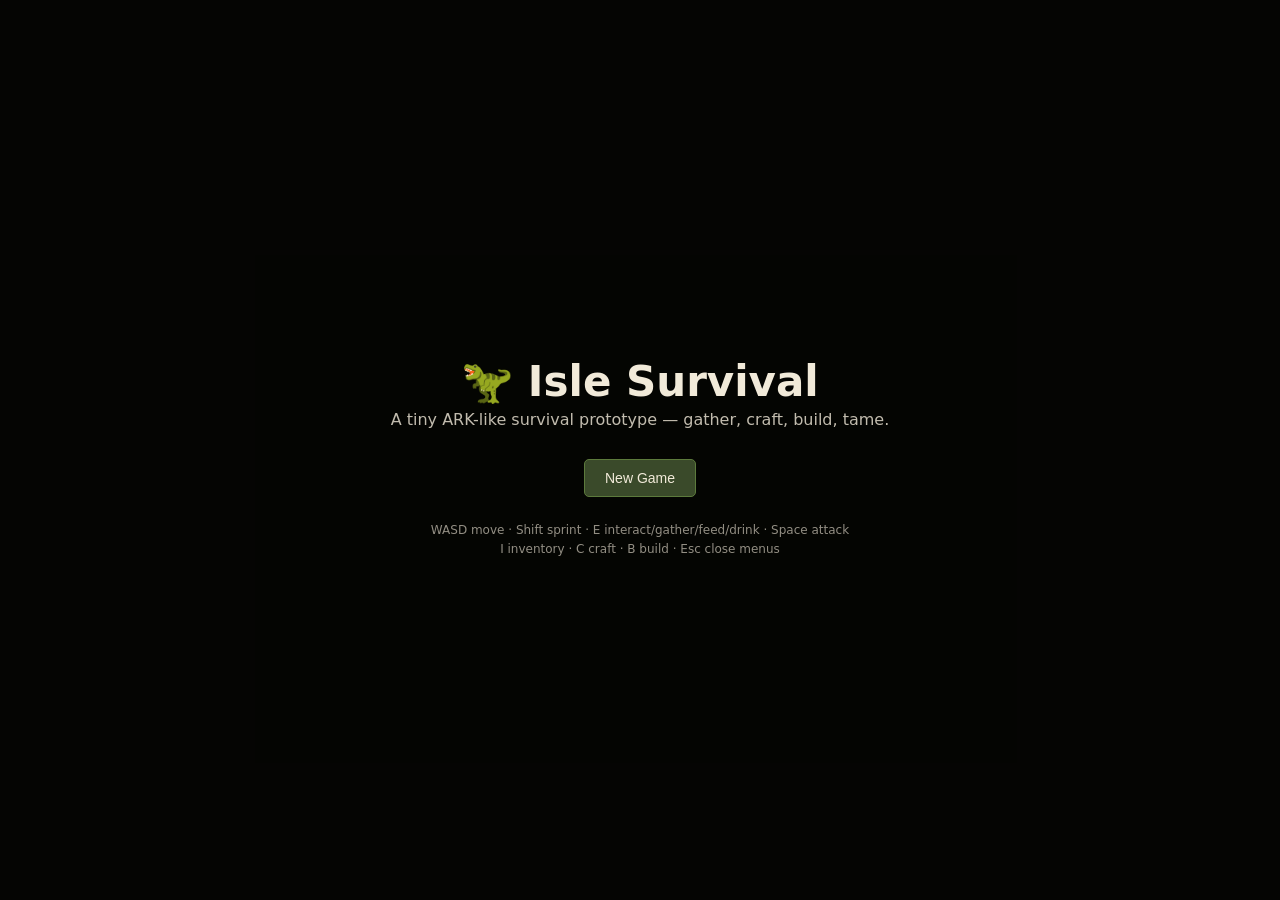
<file: game/index.html>
<!doctype html>
<html lang="en">
<head>
<meta charset="UTF-8" />
<meta name="viewport" content="width=device-width, initial-scale=1" />
<title>Isle Survival</title>
<link rel="stylesheet" href="style.css" />
</head>
<body>
  <canvas id="game"></canvas>

  <div id="hud" class="hidden">
    <div id="bars">
      <div class="bar hp"><div class="fill" id="hpFill"></div><span class="label" id="hpLabel"></span></div>
      <div class="bar stamina"><div class="fill" id="stFill"></div><span class="label" id="stLabel"></span></div>
      <div class="bar hunger"><div class="fill" id="hgFill"></div><span class="label" id="hgLabel"></span></div>
      <div class="bar thirst"><div class="fill" id="thFill"></div><span class="label" id="thLabel"></span></div>
    </div>
    <div id="levelBox">
      <div>Lv <span id="lvl">1</span></div>
      <div class="bar xp"><div class="fill" id="xpFill"></div></div>
    </div>
    <div id="clock"><span id="clockIcon">☀️</span> <span id="clockLabel">Day 1</span></div>
  </div>

  <div id="toolbar" class="hidden">
    <div id="equipSlots">Tool: <span id="equippedToolLabel">-</span> &nbsp;|&nbsp; Weapon: <span id="equippedWeaponLabel">-</span></div>
    <div id="hint">WASD move &middot; Shift sprint &middot; E interact &middot; Space attack &middot; I inventory &middot; C craft &middot; B build &middot; Esc close</div>
    <div id="menuButtons">
      <button data-panel="inventoryPanel">Inventory (I)</button>
      <button data-panel="craftingPanel">Craft (C)</button>
      <button data-panel="buildingPanel">Build (B)</button>
    </div>
  </div>

  <div id="toast"></div>

  <div id="panels">
    <div class="panel hidden" id="inventoryPanel">
      <h2>Inventory <button class="close" data-close>✕</button></h2>
      <div class="panelBody" id="inventoryList"></div>
    </div>

    <div class="panel hidden" id="craftingPanel">
      <h2>Crafting <button class="close" data-close>✕</button></h2>
      <div class="panelBody" id="craftingList"></div>
    </div>

    <div class="panel hidden" id="buildingPanel">
      <h2>Build <button class="close" data-close>✕</button></h2>
      <p class="hintSmall">Select a piece, then click in the world to place it. Esc to cancel.</p>
      <div class="panelBody" id="buildingList"></div>
    </div>

    <div class="panel hidden" id="storagePanel">
      <h2>Storage Box <button class="close" data-close>✕</button></h2>
      <div class="panelBody" id="storageList"></div>
      <div id="storageActions">
        <button id="depositAllBtn">Deposit All</button>
        <button id="withdrawAllBtn">Withdraw All</button>
      </div>
    </div>
  </div>

  <div id="deathScreen" class="hidden">
    <h1>You Died</h1>
    <p>Respawning at camp...</p>
  </div>

  <div id="startScreen">
    <h1>🦖 Isle Survival</h1>
    <p class="tagline">A tiny ARK-like survival prototype &mdash; gather, craft, build, tame.</p>
    <div id="startButtons">
      <button id="newGameBtn">New Game</button>
      <button id="continueBtn" class="hidden">Continue</button>
    </div>
    <p class="controls">WASD move &middot; Shift sprint &middot; E interact/gather/feed/drink &middot; Space attack<br/>I inventory &middot; C craft &middot; B build &middot; Esc close menus</p>
  </div>

  <script type="module" src="js/main.js"></script>
</body>
</html>
</file>
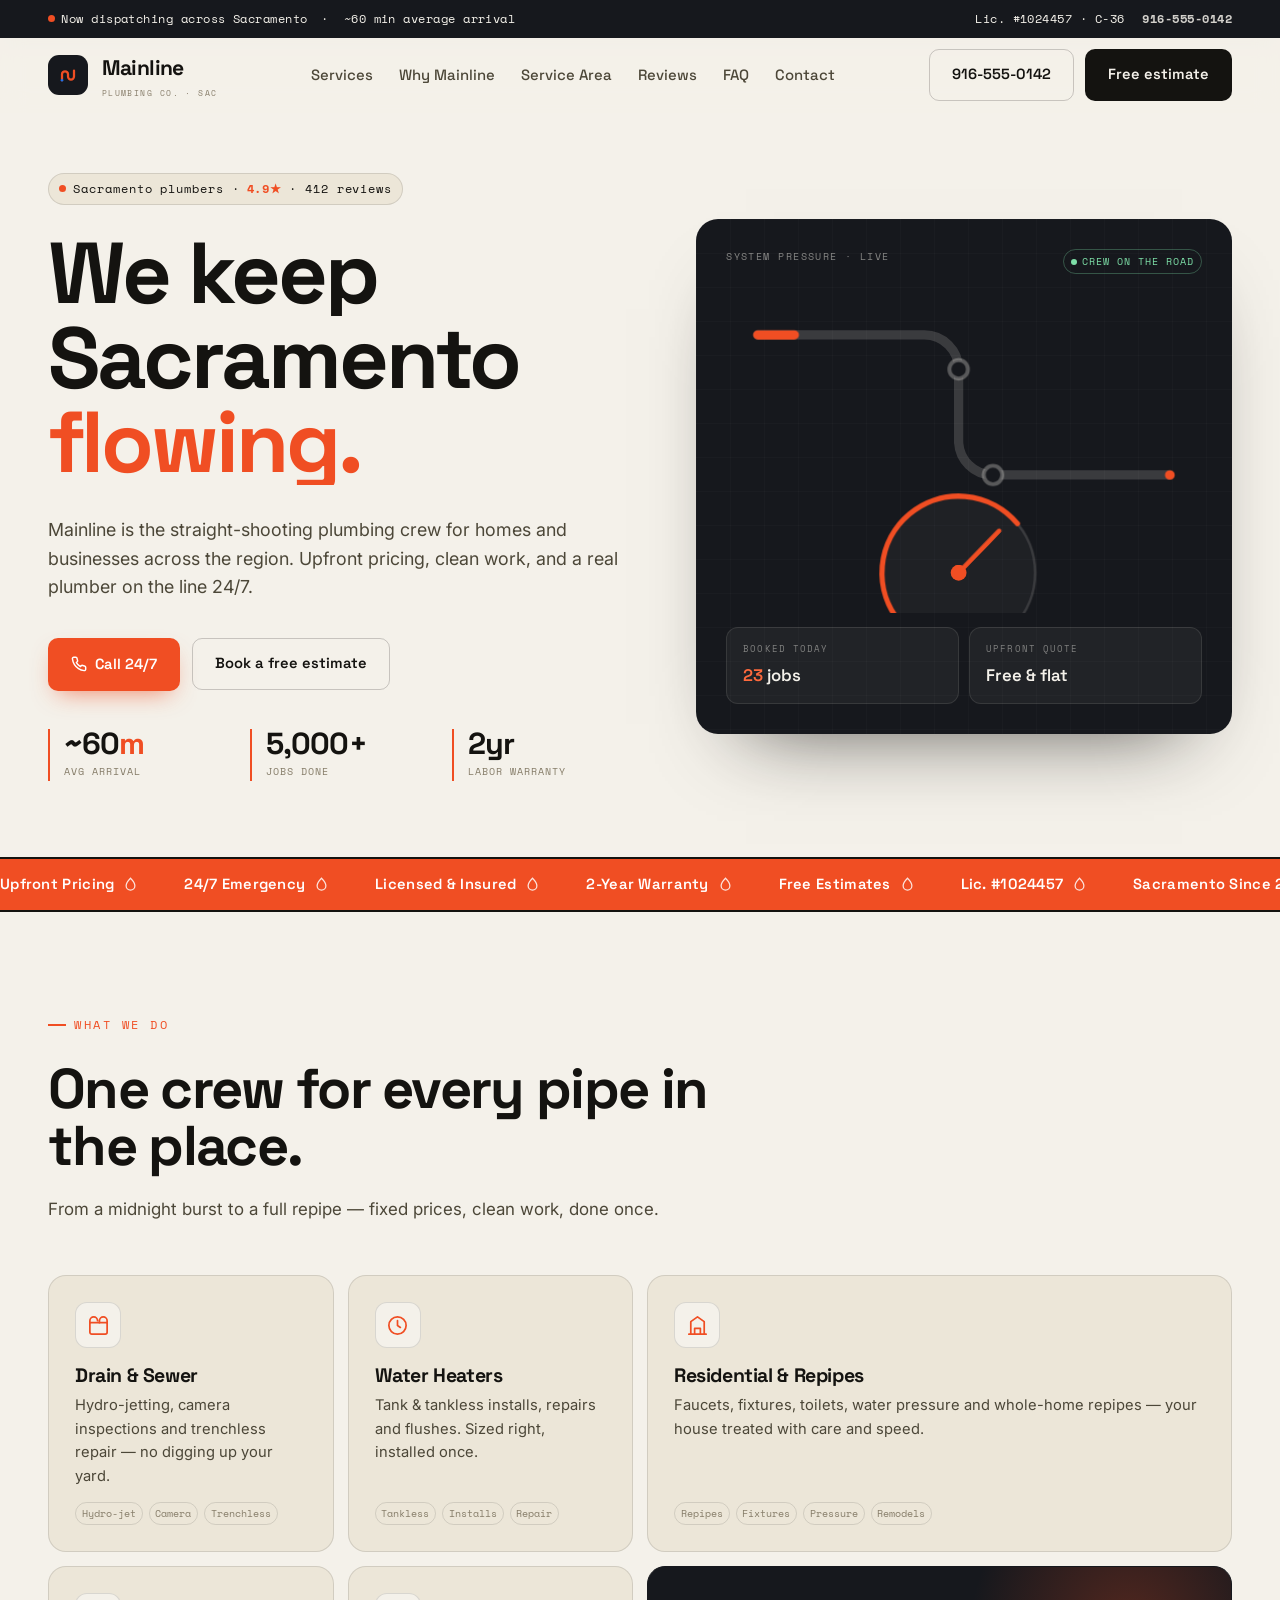
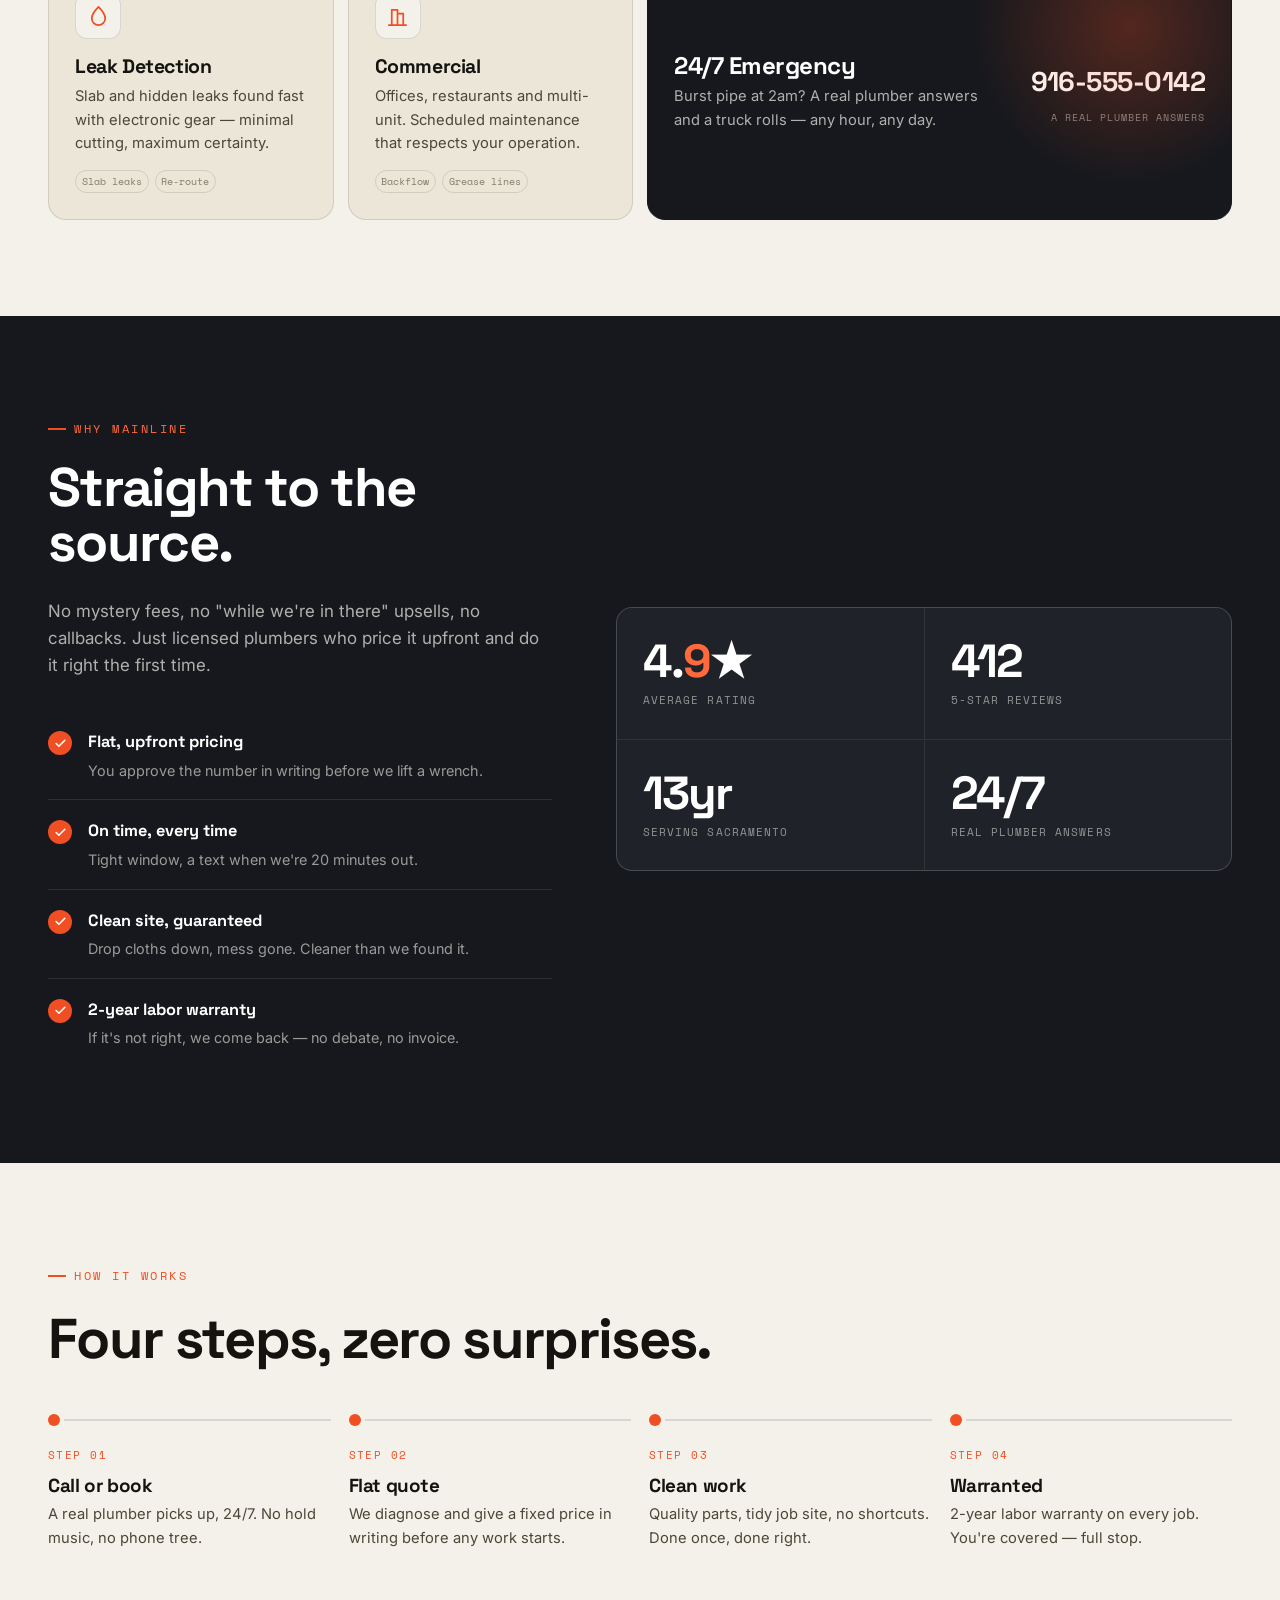
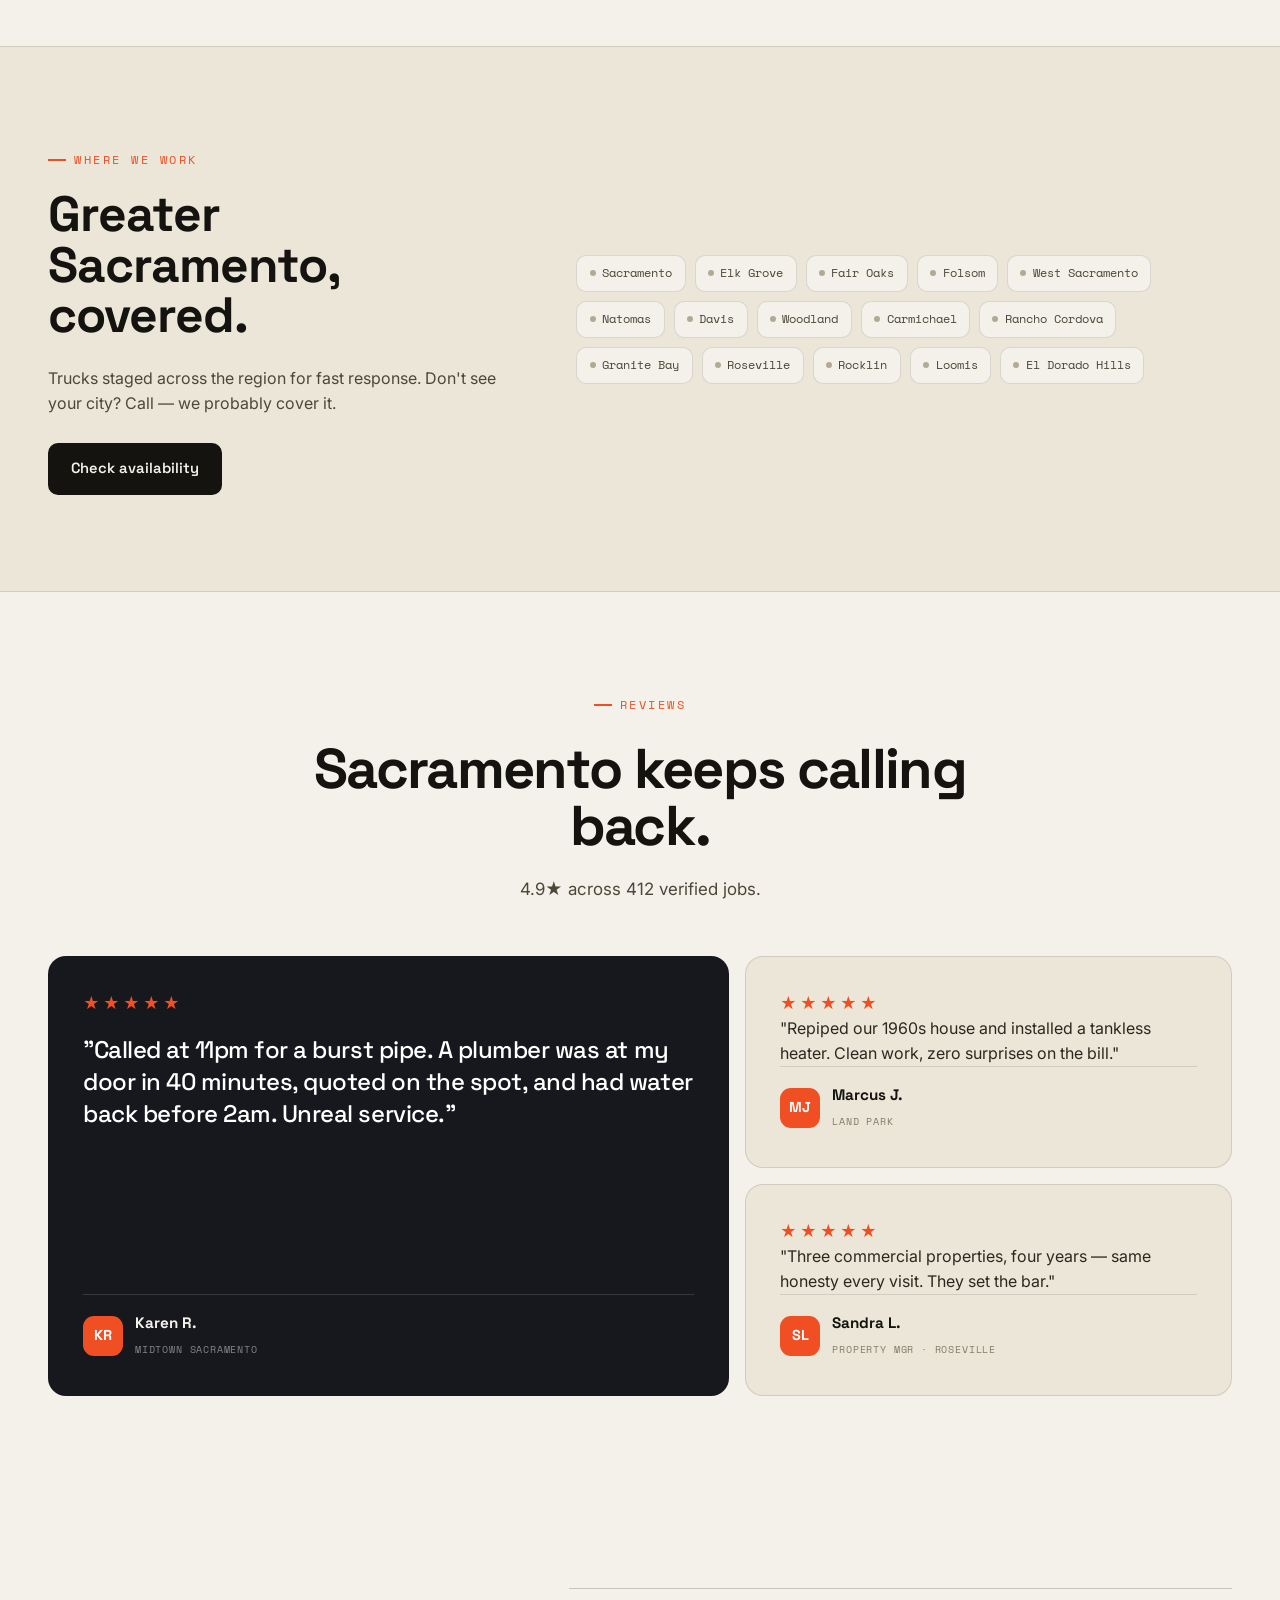
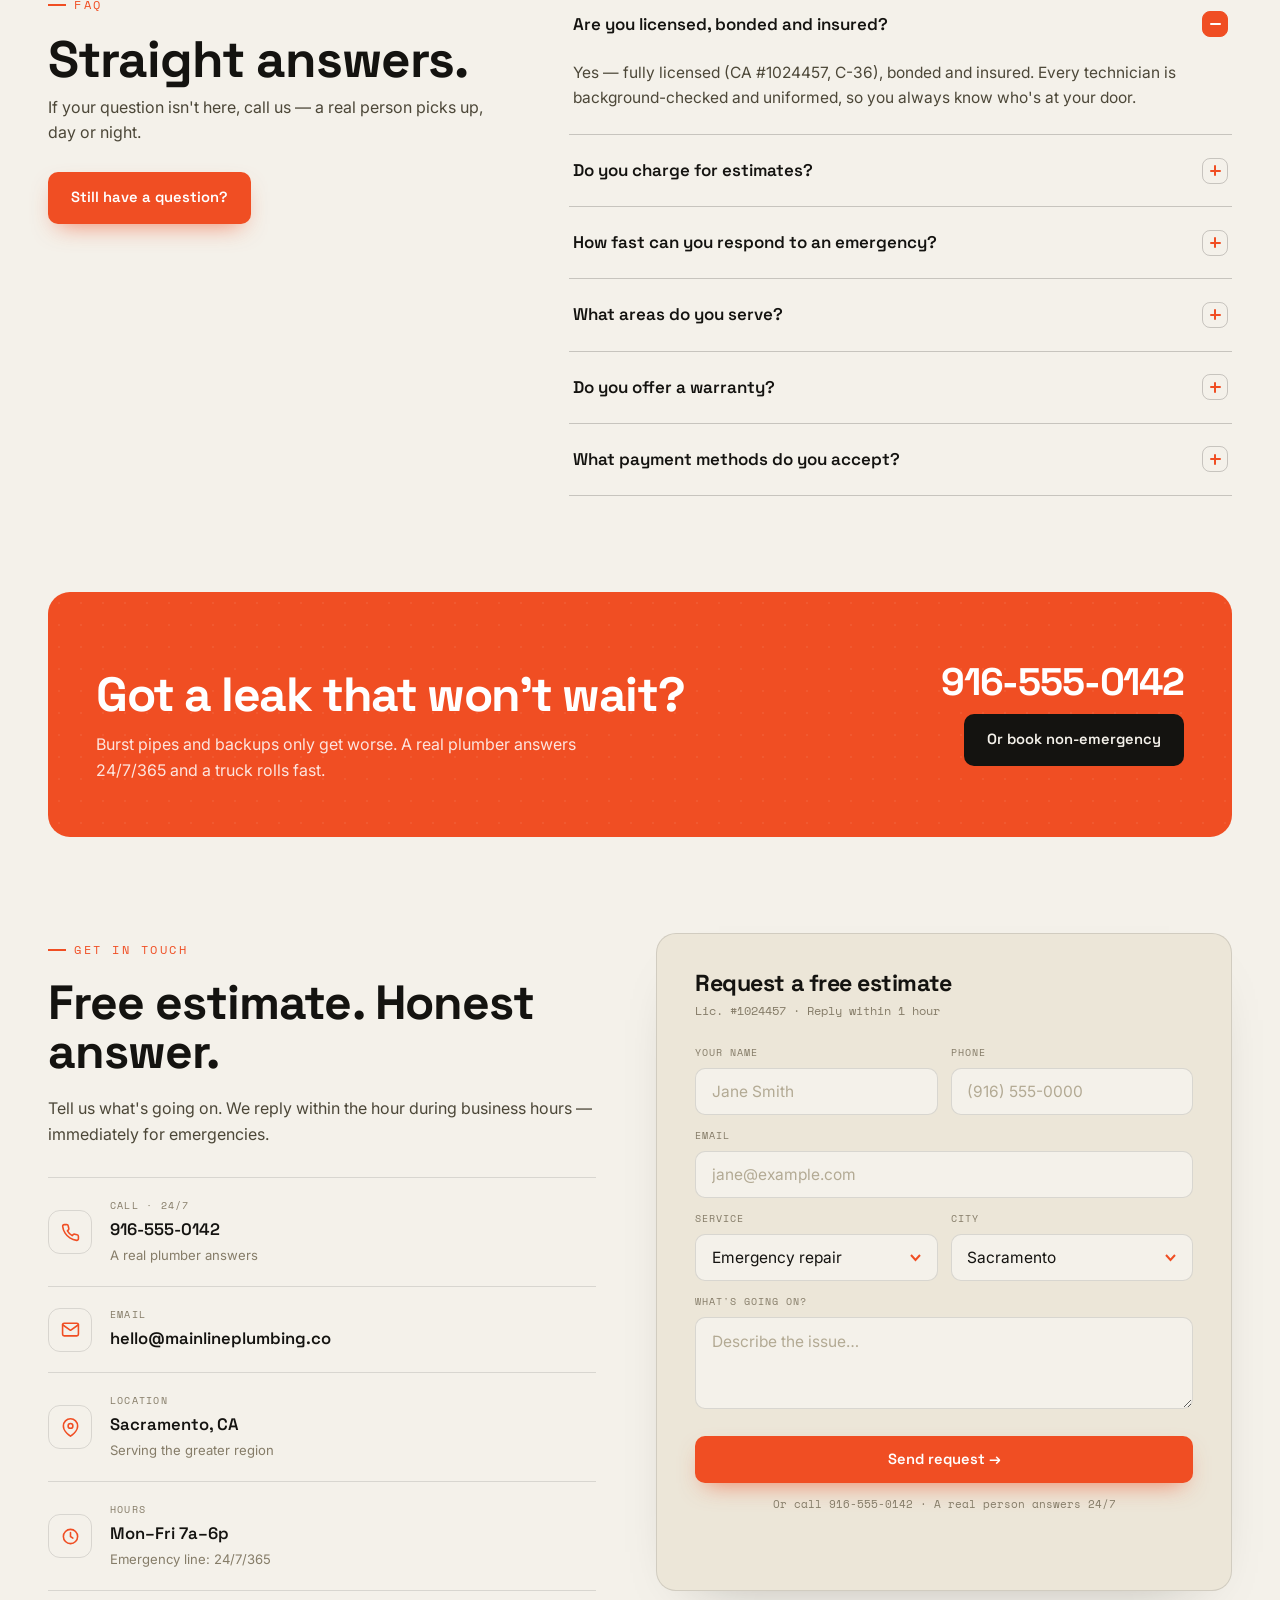
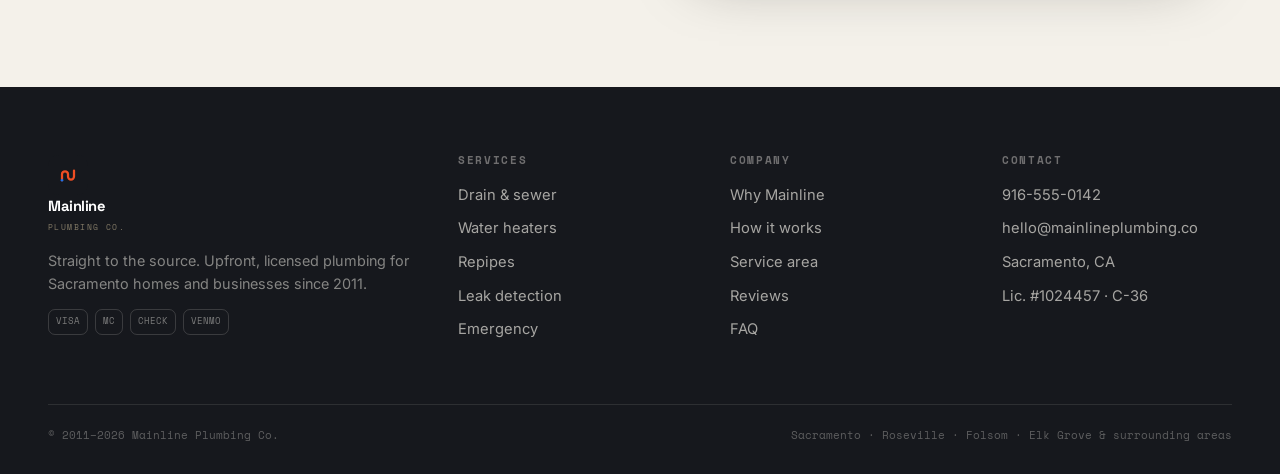
<file: site/index.html>
<!DOCTYPE html>
<html lang="en">
<head>
<meta charset="UTF-8"/>
<meta name="viewport" content="width=device-width, initial-scale=1.0"/>
<title>Mainline Plumbing Co. — Sacramento Plumbers, 24/7</title>
<meta name="description" content="Mainline Plumbing Co. Sacramento's straight-shooting plumbers. Drains, water heaters, repipes, leaks & 24/7 emergency service. Upfront pricing. Call 916-555-0142."/>
<link rel="canonical" href="https://mainline-plumbing.netlify.app/"/>
<meta name="theme-color" content="#16181d"/>
<meta name="robots" content="index,follow"/>

<!-- favicon (droplet) -->
<link rel="icon" href="data:image/svg+xml,%3Csvg xmlns='http://www.w3.org/2000/svg' viewBox='0 0 32 32'%3E%3Crect width='32' height='32' rx='8' fill='%2316181d'/%3E%3Cpath d='M16 6c4 6 6 8.5 6 11a6 6 0 0 1-12 0c0-2.5 2-5 6-11Z' fill='%23f04e23'/%3E%3C/svg%3E"/>

<!-- Open Graph / Twitter -->
<meta property="og:type" content="website"/>
<meta property="og:site_name" content="Mainline Plumbing Co."/>
<meta property="og:title" content="Mainline Plumbing Co. — Sacramento Plumbers, 24/7"/>
<meta property="og:description" content="Straight to the source. Sacramento's straight-shooting plumbers — drains, water heaters, repipes & 24/7 emergency."/>
<meta property="og:url" content="https://mainline-plumbing.netlify.app/"/>
<meta property="og:image" content="https://mainline-plumbing.netlify.app/logo.svg"/>
<meta name="twitter:card" content="summary_large_image"/>
<meta name="twitter:title" content="Mainline Plumbing Co. — Sacramento Plumbers, 24/7"/>
<meta name="twitter:description" content="Straight to the source. Sacramento plumbers done right. Call 916-555-0142."/>

<link rel="preconnect" href="https://fonts.googleapis.com"/>
<link rel="preconnect" href="https://fonts.gstatic.com" crossorigin/>
<link href="https://fonts.googleapis.com/css2?family=Inter:wght@300;400;500;600;700&family=Space+Grotesk:wght@400;500;600;700&family=Space+Mono:wght@400;700&display=swap" rel="stylesheet"/>

<style>
/* ============================================================
   MAINLINE PLUMBING CO.
   warm paper #f4f1ea · ink #141310 · hi-vis orange #f04e23 · steel #16181d · water blue #1f6feb
   ============================================================ */
:root{
  --paper:   #f4f1ea;
  --paper-2: #ece6d8;
  --paper-3: #e0d8c5;
  --ink:     #141310;
  --ink-2:   #2b2820;
  --ink-3:   #4c4738;
  --muted:   #857c68;
  --muted-2: #b3aa94;

  --steel:   #16181d;
  --steel-2: #1f2229;
  --steel-3: #2a2e37;

  --orange:      #f04e23;
  --orange-hi:   #ff6a3d;
  --orange-pale: rgba(240,78,35,.1);
  --blue:        #1f6feb;
  --blue-hi:     #4f93ff;
  --blue-pale:   rgba(31,111,235,.1);

  --line:   rgba(20,19,16,.12);
  --line-2: rgba(20,19,16,.2);

  --maxw: 1240px;
  --fd: 'Space Grotesk', sans-serif;
  --fb: 'Inter', sans-serif;
  --fm: 'Space Mono', monospace;
  --ease: cubic-bezier(.2,.7,.3,1);
}

*,*::before,*::after{margin:0;padding:0;box-sizing:border-box}
html{scroll-behavior:smooth}
body{font-family:var(--fb);background:var(--paper);color:var(--ink);line-height:1.6;-webkit-font-smoothing:antialiased;overflow-x:hidden}
::selection{background:var(--orange);color:#fff}
a{color:inherit;text-decoration:none}
img,svg{display:block}
.wrap{max-width:var(--maxw);margin:0 auto;padding:0 28px}

h1,h2,h3,h4{font-family:var(--fd);font-weight:700;line-height:1.02;letter-spacing:-.02em}
.eyebrow{font-family:var(--fm);font-size:.72rem;letter-spacing:.22em;text-transform:uppercase;color:var(--orange);display:inline-flex;align-items:center;gap:.7em}
.eyebrow::before{content:"";width:18px;height:2px;background:var(--orange);display:block}

/* buttons */
.btn{display:inline-flex;align-items:center;gap:.55em;font-family:var(--fd);font-weight:600;font-size:.92rem;
  padding:.92em 1.5em;border-radius:10px;border:1.5px solid transparent;cursor:pointer;white-space:nowrap;
  transition:transform .18s var(--ease),background .2s,border-color .2s,color .2s,box-shadow .2s}
.btn svg{width:16px;height:16px}
.btn-orange{background:var(--orange);color:#fff;box-shadow:0 10px 24px -10px rgba(240,78,35,.7)}
.btn-orange:hover{background:var(--orange-hi);transform:translateY(-2px);box-shadow:0 16px 30px -10px rgba(240,78,35,.8)}
.btn-ink{background:var(--ink);color:var(--paper)}
.btn-ink:hover{background:var(--ink-2);transform:translateY(-2px)}
.btn-line{border-color:var(--line-2);color:var(--ink)}
.btn-line:hover{border-color:var(--ink);transform:translateY(-2px)}
.btn-ghost{border-color:rgba(244,241,234,.25);color:var(--paper)}
.btn-ghost:hover{border-color:var(--paper);transform:translateY(-2px)}

/* scroll progress */
#prog{position:fixed;top:0;left:0;height:3px;width:0;z-index:9999;background:var(--orange);transition:width .08s linear}

/* ============================================================ TOPBAR */
.topbar{background:var(--steel);color:var(--paper);font-family:var(--fm);font-size:.72rem;letter-spacing:.04em}
.topbar .wrap{display:flex;justify-content:space-between;align-items:center;height:38px;gap:16px}
.tb-l{display:flex;align-items:center;gap:.55em;white-space:nowrap;overflow:hidden;text-overflow:ellipsis}
.tb-dot{width:7px;height:7px;border-radius:50%;background:var(--orange);flex:none;animation:pulse 2s infinite}
@keyframes pulse{0%,100%{opacity:1;box-shadow:0 0 0 0 rgba(240,78,35,.5)}55%{opacity:.5;box-shadow:0 0 0 5px rgba(240,78,35,0)}}
.tb-r{flex:none;display:flex;gap:18px;align-items:center}
.tb-r a{opacity:.85;transition:.2s}.tb-r a:hover{opacity:1;color:var(--orange-hi)}
@media(max-width:680px){.tb-hide{display:none}}

/* ============================================================ NAV */
.nav{position:sticky;top:0;z-index:50;background:rgba(244,241,234,.82);backdrop-filter:blur(12px);border-bottom:1px solid transparent;transition:.3s}
.nav.scrolled{border-bottom-color:var(--line);box-shadow:0 6px 30px -16px rgba(20,19,16,.3)}
.nav .wrap{display:flex;align-items:center;justify-content:space-between;height:74px}
.logo{display:flex;align-items:center;gap:.65em;font-family:var(--fd);font-weight:700;font-size:1.32rem;letter-spacing:-.03em;color:var(--ink)}
.logo-mark{width:40px;height:40px;flex:none;border-radius:11px;background:var(--steel);display:grid;place-items:center;transition:.25s}
.logo:hover .logo-mark{transform:rotate(-6deg)}
.logo-mark svg{width:24px;height:24px}
.logo small{display:block;font-family:var(--fm);font-weight:400;font-size:.5rem;letter-spacing:.18em;color:var(--muted);margin-top:2px}
.nav-links{display:flex;gap:26px;align-items:center}
.nav-links a{font-family:var(--fd);font-weight:500;font-size:.93rem;color:var(--ink-3);transition:.2s;position:relative}
.nav-links a::after{content:"";position:absolute;left:0;bottom:-5px;width:0;height:2px;background:var(--orange);transition:.25s}
.nav-links a:hover{color:var(--ink)}.nav-links a:hover::after{width:100%}
.nav-cta{display:flex;gap:11px;align-items:center}
.burger{display:none;flex-direction:column;gap:5px;background:none;border:0;cursor:pointer;padding:6px}
.burger span{width:23px;height:2px;background:var(--ink);border-radius:2px;transition:.3s}
.mob-cta{display:none}
@media(max-width:960px){
  .nav-links{position:fixed;inset:74px 0 auto 0;flex-direction:column;align-items:flex-start;background:var(--paper);
    border-bottom:1px solid var(--line);padding:22px 28px;gap:14px;transform:translateY(-115%);visibility:hidden;
    transition:transform .32s var(--ease),visibility .32s;box-shadow:0 24px 50px -22px rgba(20,19,16,.25)}
  .nav-links.open{transform:translateY(0);visibility:visible}
  .nav-links a{font-size:1.12rem}
  .mob-cta{display:inline-flex;width:100%;justify-content:center;margin-top:6px}
  .burger{display:flex}
  .nav-cta .btn-line{display:none}
}
@media(max-width:520px){.nav-cta .btn-ink{display:none}.logo small{display:none}}

/* ============================================================ HERO */
.hero{position:relative;padding:60px 0 76px;overflow:hidden}
.hero-grid{display:grid;grid-template-columns:1.05fr .95fr;gap:56px;align-items:center}
@media(max-width:940px){.hero-grid{grid-template-columns:1fr;gap:44px}}
.hero-badge{display:inline-flex;align-items:center;gap:.6em;font-family:var(--fm);font-size:.72rem;letter-spacing:.08em;
  background:var(--paper-2);border:1px solid var(--line);padding:.5em .9em;border-radius:100px;margin-bottom:26px;
  opacity:0;animation:fadeUp .6s .05s var(--ease) forwards}
.hero-badge b{color:var(--orange)}
.hero h1{font-size:clamp(2.9rem,7vw,5.4rem);letter-spacing:-.035em;line-height:.98;margin-bottom:.36em}
.hero h1 .ln{display:block;overflow:hidden}
.hero h1 .ln i{display:inline-block;font-style:normal;transform:translateY(110%)}
.hero h1 .hl{color:var(--orange)}
.hero-lede{font-size:1.12rem;color:var(--ink-3);max-width:32em;margin-bottom:2em;opacity:0;animation:fadeUp .7s .5s var(--ease) forwards}
.hero-cta{display:flex;gap:12px;flex-wrap:wrap;margin-bottom:2.4em;opacity:0;animation:fadeUp .7s .62s var(--ease) forwards}
.hero-stats{display:flex;gap:14px;flex-wrap:wrap;opacity:0;animation:fadeUp .7s .74s var(--ease) forwards}
.hstat{flex:1;min-width:120px;border-left:2px solid var(--orange);padding-left:14px}
.hstat b{font-family:var(--fd);font-weight:700;font-size:1.9rem;letter-spacing:-.03em;display:block;line-height:1}
.hstat>span{font-family:var(--fm);font-size:.64rem;letter-spacing:.1em;text-transform:uppercase;color:var(--muted);display:block;margin-top:.5em}
@keyframes fadeUp{to{opacity:1;transform:none}}

/* hero panel — animated pipe rig */
.hero-panel{position:relative;background:var(--steel);border-radius:22px;padding:30px;overflow:hidden;
  box-shadow:0 40px 80px -50px rgba(20,19,16,.8);min-height:440px;
  opacity:0;animation:fadeUp .8s .35s var(--ease) forwards}
.hero-panel::before{content:"";position:absolute;inset:0;opacity:.5;
  background-image:linear-gradient(rgba(255,255,255,.04) 1px,transparent 1px),linear-gradient(90deg,rgba(255,255,255,.04) 1px,transparent 1px);
  background-size:34px 34px}
.panel-top{position:relative;display:flex;justify-content:space-between;align-items:flex-start;margin-bottom:8px}
.panel-tag{font-family:var(--fm);font-size:.64rem;letter-spacing:.14em;text-transform:uppercase;color:rgba(244,241,234,.5)}
.panel-live{display:inline-flex;align-items:center;gap:.5em;font-family:var(--fm);font-size:.62rem;letter-spacing:.1em;
  text-transform:uppercase;color:#7ee0a8;border:1px solid rgba(126,224,168,.3);padding:.35em .7em;border-radius:100px}
.panel-live .d{width:6px;height:6px;border-radius:50%;background:#7ee0a8;animation:pulse 1.8s infinite}
.pipe-svg{position:relative;width:100%;height:auto;margin:6px 0 4px}
.pipe-base{stroke:rgba(244,241,234,.16);stroke-width:7;fill:none;stroke-linecap:round;stroke-linejoin:round;
  stroke-dasharray:1000;stroke-dashoffset:1000;animation:draw 2s .3s var(--ease) forwards}
@keyframes draw{to{stroke-dashoffset:0}}
.pipe-flow{stroke:var(--orange);stroke-width:7;fill:none;stroke-linecap:round;stroke-linejoin:round;
  stroke-dasharray:70 930;stroke-dashoffset:1000;opacity:0;animation:flowIn .4s 2.1s forwards,flow 3s 2.1s linear infinite}
@keyframes flowIn{to{opacity:1}}
@keyframes flow{to{stroke-dashoffset:0}}
.pipe-joint{fill:var(--steel);stroke:rgba(244,241,234,.3);stroke-width:3}
.gauge-needle{transform-origin:100px 100px;transform:rotate(-120deg);animation:sweep 2.4s 1s var(--ease) forwards}
@keyframes sweep{0%{transform:rotate(-120deg)}70%{transform:rotate(58deg)}85%{transform:rotate(36deg)}100%{transform:rotate(44deg)}}
.panel-cards{position:relative;display:grid;grid-template-columns:1fr 1fr;gap:10px;margin-top:14px}
.pcard{background:rgba(244,241,234,.05);border:1px solid rgba(244,241,234,.1);border-radius:12px;padding:14px 16px}
.pcard .k{font-family:var(--fm);font-size:.58rem;letter-spacing:.12em;text-transform:uppercase;color:rgba(244,241,234,.45);margin-bottom:6px}
.pcard .v{font-family:var(--fd);font-weight:600;font-size:1.05rem;color:var(--paper)}
.pcard .v em{color:var(--orange-hi);font-style:normal}

/* ============================================================ MARQUEE */
.marq{background:var(--orange);color:#fff;overflow:hidden;padding:14px 0;border-block:2px solid var(--ink)}
.marq-track{display:flex;gap:46px;width:max-content;animation:march 28s linear infinite}
.marq:hover .marq-track{animation-play-state:paused}
@keyframes march{to{transform:translateX(-50%)}}
.marq-it{display:flex;align-items:center;gap:.6em;font-family:var(--fd);font-weight:600;font-size:.92rem;letter-spacing:.02em;white-space:nowrap}
.marq-it svg{width:15px;height:15px;opacity:.85}

/* ============================================================ SECTIONS */
section{padding:96px 0;position:relative}
.sec-head{max-width:46em;margin-bottom:52px}
.sec-head.center{margin-inline:auto;text-align:center}
.sec-head.center .eyebrow{justify-content:center}
.sec-head h2{font-size:clamp(2.1rem,4.6vw,3.5rem);letter-spacing:-.03em;margin:.45em 0 .4em}
.sec-head p{font-size:1.06rem;color:var(--ink-3)}

/* ============================================================ SERVICES (bento) */
.bento{display:grid;grid-template-columns:repeat(4,1fr);gap:14px}
@media(max-width:860px){.bento{grid-template-columns:repeat(2,1fr)}}
@media(max-width:520px){.bento{grid-template-columns:1fr}}
.tile{position:relative;background:var(--paper-2);border:1px solid var(--line);border-radius:18px;padding:26px;overflow:hidden;
  transition:transform .25s var(--ease),box-shadow .25s,border-color .25s;display:flex;flex-direction:column}
.tile:hover{transform:translateY(-4px);box-shadow:0 24px 44px -28px rgba(20,19,16,.4);border-color:var(--line-2)}
.tile-ic{width:46px;height:46px;border-radius:12px;background:var(--paper);border:1px solid var(--line);display:grid;place-items:center;color:var(--orange);margin-bottom:18px;transition:.25s}
.tile:hover .tile-ic{background:var(--orange);color:#fff;border-color:var(--orange)}
.tile-ic svg{width:23px;height:23px}
.tile h3{font-size:1.22rem;margin-bottom:.4em}
.tile p{font-size:.92rem;color:var(--ink-3);flex:1}
.tile .tags{display:flex;flex-wrap:wrap;gap:6px;margin-top:14px}
.tile .tags span{font-family:var(--fm);font-size:.6rem;color:var(--muted);border:1px solid var(--line);padding:.3em .6em;border-radius:100px}
.tile.wide{grid-column:span 2}
@media(max-width:520px){.tile.wide{grid-column:span 1}}
/* feature emergency tile */
.tile-em{grid-column:span 2;grid-row:span 1;background:var(--steel);color:var(--paper);border-color:var(--steel);
  flex-direction:row;align-items:center;gap:24px;justify-content:space-between}
@media(max-width:860px){.tile-em{grid-column:span 2}}
@media(max-width:520px){.tile-em{grid-column:span 1;flex-direction:column;align-items:flex-start}}
.tile-em::after{content:"";position:absolute;top:-40%;right:-10%;width:320px;height:320px;border-radius:50%;
  background:radial-gradient(circle,rgba(240,78,35,.28),transparent 70%);animation:glow 6s ease-in-out infinite alternate;pointer-events:none}
@keyframes glow{from{opacity:.6;transform:scale(.9)}to{opacity:1;transform:scale(1.12)}}
.tile-em h3{font-size:1.5rem;color:#fff;margin-bottom:.3em;position:relative}
.tile-em p{color:rgba(244,241,234,.7);position:relative}
.tile-em .em-r{position:relative;text-align:right;flex:none}
.tile-em .em-ph{font-family:var(--fd);font-weight:700;font-size:1.7rem;color:#fff;letter-spacing:-.02em;transition:.2s}
.tile-em .em-ph:hover{color:var(--orange-hi)}
.tile-em .em-sub{font-family:var(--fm);font-size:.62rem;letter-spacing:.1em;text-transform:uppercase;color:rgba(244,241,234,.5);margin-top:6px}

/* ============================================================ WHY (dark stats) */
.why{background:var(--steel);color:var(--paper)}
.why .eyebrow{color:var(--orange-hi)}.why .eyebrow::before{background:var(--orange)}
.why-grid{display:grid;grid-template-columns:.9fr 1.1fr;gap:64px;align-items:center}
@media(max-width:900px){.why-grid{grid-template-columns:1fr;gap:44px}}
.why h2{font-size:clamp(2.1rem,4.6vw,3.4rem);color:#fff;margin:.4em 0 .5em;letter-spacing:-.03em}
.why p.lede{color:rgba(244,241,234,.7);font-size:1.06rem;margin-bottom:2em;max-width:34em}
.why-points{display:flex;flex-direction:column;gap:2px}
.wp{display:flex;gap:16px;align-items:flex-start;padding:16px 0;border-bottom:1px solid rgba(244,241,234,.1)}
.wp:last-child{border-bottom:0}
.wp-ic{flex:none;width:24px;height:24px;border-radius:50%;background:var(--orange);display:grid;place-items:center;margin-top:2px}
.wp-ic svg{width:13px;height:13px;color:#fff}
.wp b{font-family:var(--fd);font-size:1.02rem;color:#fff;display:block;margin-bottom:.15em}
.wp span{font-size:.9rem;color:rgba(244,241,234,.6)}
.stat-grid{display:grid;grid-template-columns:1fr 1fr;gap:1px;background:rgba(244,241,234,.12);border:1px solid rgba(244,241,234,.12);border-radius:16px;overflow:hidden}
.stat{background:var(--steel-2);padding:30px 26px;transition:background .25s}
.stat:hover{background:var(--steel-3)}
.stat b{font-family:var(--fd);font-weight:700;font-size:2.9rem;letter-spacing:-.04em;color:#fff;line-height:1;display:block}
.stat b em{color:var(--orange-hi);font-style:normal}
.stat>span{font-family:var(--fm);font-size:.66rem;letter-spacing:.1em;text-transform:uppercase;color:rgba(244,241,234,.55);display:block;margin-top:.7em}

/* ============================================================ PROCESS (timeline) */
.proc-list{display:grid;grid-template-columns:repeat(4,1fr);gap:18px;counter-reset:step}
@media(max-width:820px){.proc-list{grid-template-columns:1fr 1fr}}
@media(max-width:480px){.proc-list{grid-template-columns:1fr}}
.pstep{position:relative;padding-top:26px;border-top:2px solid var(--line)}
.pstep::before{content:"";position:absolute;top:-7px;left:0;width:12px;height:12px;border-radius:50%;background:var(--orange);box-shadow:0 0 0 4px var(--paper)}
.pstep .pn{font-family:var(--fm);font-size:.66rem;letter-spacing:.14em;text-transform:uppercase;color:var(--orange);margin-bottom:12px}
.pstep h3{font-size:1.18rem;margin-bottom:.4em}
.pstep p{font-size:.92rem;color:var(--ink-3)}

/* ============================================================ AREA */
.area{background:var(--paper-2);border-block:1px solid var(--line)}
.area-grid{display:grid;grid-template-columns:1fr 1.4fr;gap:60px;align-items:center}
@media(max-width:880px){.area-grid{grid-template-columns:1fr;gap:38px}}
.cities{display:flex;flex-wrap:wrap;gap:9px}
.cities a{font-family:var(--fm);font-size:.78rem;color:var(--ink-3);background:var(--paper);border:1px solid var(--line);
  padding:.6em 1em;border-radius:10px;transition:.22s;display:flex;align-items:center;gap:.5em}
.cities a::before{content:"";width:6px;height:6px;border-radius:50%;background:var(--muted-2);transition:.22s}
.cities a:hover{border-color:var(--orange);color:var(--orange);transform:translateY(-2px)}
.cities a:hover::before{background:var(--orange)}

/* ============================================================ TESTIMONIALS */
.t-grid{display:grid;grid-template-columns:1.4fr 1fr;gap:16px}
@media(max-width:860px){.t-grid{grid-template-columns:1fr}}
.t-feat,.tcard{background:var(--paper-2);border:1px solid var(--line);border-radius:18px;padding:34px;display:flex;flex-direction:column}
.t-feat{background:var(--steel);color:var(--paper);justify-content:space-between}
.t-col{display:flex;flex-direction:column;gap:16px}
.stars{color:var(--orange);letter-spacing:3px;font-size:1rem}
.t-feat blockquote{font-family:var(--fd);font-weight:500;font-size:1.5rem;line-height:1.32;color:#fff;letter-spacing:-.02em;margin:18px 0 26px}
.tcard blockquote{font-size:1rem;line-height:1.55;color:var(--ink-2);flex:1}
.who{display:flex;align-items:center;gap:12px;padding-top:16px;border-top:1px solid var(--line)}
.t-feat .who{border-top-color:rgba(244,241,234,.15)}
.av{width:40px;height:40px;border-radius:11px;flex:none;background:var(--orange);color:#fff;display:grid;place-items:center;font-family:var(--fd);font-weight:700;font-size:.9rem}
.who b{display:block;font-family:var(--fd);font-size:.95rem}
.who span{font-family:var(--fm);font-size:.64rem;letter-spacing:.08em;text-transform:uppercase;color:var(--muted)}
.t-feat .who span{color:rgba(244,241,234,.5)}

/* ============================================================ FAQ */
.faq-grid{display:grid;grid-template-columns:.82fr 1.18fr;gap:60px;align-items:start}
@media(max-width:880px){.faq-grid{grid-template-columns:1fr;gap:34px}}
.faq-intro p{color:var(--ink-3);margin:.5em 0 26px;max-width:30em}
.faq-list{border-top:1px solid var(--line-2)}
.faq-item{border-bottom:1px solid var(--line-2)}
.faq-item summary{list-style:none;cursor:pointer;display:flex;justify-content:space-between;align-items:center;gap:18px;
  padding:22px 4px;font-family:var(--fd);font-weight:600;font-size:1.06rem;color:var(--ink);transition:color .2s}
.faq-item summary::-webkit-details-marker{display:none}
.faq-item summary:hover{color:var(--orange)}
.faq-ic{flex:none;width:26px;height:26px;border:1.5px solid var(--line-2);border-radius:8px;display:grid;place-items:center;color:var(--orange);position:relative;transition:.3s}
.faq-ic::before,.faq-ic::after{content:"";position:absolute;background:currentColor;border-radius:2px}
.faq-ic::before{width:11px;height:2px}
.faq-ic::after{width:2px;height:11px;transition:transform .3s var(--ease)}
.faq-item[open] .faq-ic{background:var(--orange);color:#fff;border-color:var(--orange)}
.faq-item[open] .faq-ic::after{transform:scaleY(0)}
.faq-a{color:var(--ink-3);font-size:.97rem;line-height:1.62;padding:0 4px 24px;max-width:42em}
.faq-item[open] .faq-a{animation:faqOpen .34s var(--ease)}
@keyframes faqOpen{from{opacity:0;transform:translateY(-6px)}to{opacity:1;transform:none}}

/* ============================================================ CTA band */
.cta-band{background:var(--orange);color:#fff;border-radius:22px;padding:54px 48px;position:relative;overflow:hidden}
.cta-band::before{content:"";position:absolute;inset:0;opacity:.5;
  background-image:radial-gradient(rgba(255,255,255,.12) 1.5px,transparent 1.5px);background-size:22px 22px}
.cta-grid{position:relative;display:flex;justify-content:space-between;align-items:center;gap:36px;flex-wrap:wrap}
.cta-band h2{font-size:clamp(1.9rem,4.4vw,3rem);color:#fff;letter-spacing:-.03em;margin-bottom:.25em}
.cta-band p{color:rgba(255,255,255,.85);max-width:30em}
.cta-r{display:flex;flex-direction:column;align-items:flex-end;gap:12px}
@media(max-width:680px){.cta-r{align-items:stretch;width:100%}.cta-band{padding:40px 28px}}
.cta-ph{font-family:var(--fd);font-weight:700;font-size:2.4rem;color:#fff;letter-spacing:-.03em;line-height:1;transition:.2s}
.cta-ph:hover{opacity:.85}

/* ============================================================ CONTACT */
.contact-grid{display:grid;grid-template-columns:1fr 1.05fr;gap:60px}
@media(max-width:900px){.contact-grid{grid-template-columns:1fr;gap:42px}}
.ci-list{margin-top:30px;display:flex;flex-direction:column}
.ci{display:flex;gap:18px;padding:20px 0;border-bottom:1px solid var(--line);align-items:center;transition:.22s}
.ci:first-child{border-top:1px solid var(--line)}
.ci:hover{transform:translateX(5px)}
.cic{flex:none;width:44px;height:44px;border-radius:12px;border:1px solid var(--line);display:grid;place-items:center;color:var(--orange);transition:.22s}
.ci:hover .cic{background:var(--orange);color:#fff;border-color:var(--orange)}
.cic svg{width:19px;height:19px}
.ck{font-family:var(--fm);font-size:.64rem;letter-spacing:.12em;text-transform:uppercase;color:var(--muted);margin-bottom:2px}
.cv{font-family:var(--fd);font-weight:600;font-size:1.04rem}
.cv small{display:block;font-family:var(--fb);font-weight:400;font-size:.82rem;color:var(--muted);margin-top:2px}
.cv a:hover{color:var(--orange)}

form.q{background:var(--paper-2);border:1px solid var(--line);border-radius:20px;padding:38px;box-shadow:0 24px 60px -42px rgba(20,19,16,.4)}
form.q h3{font-size:1.45rem;margin-bottom:.2em}
form.q .fs{font-family:var(--fm);font-size:.78rem;color:var(--muted);margin-bottom:24px}
.frow{display:grid;grid-template-columns:1fr 1fr;gap:13px}
@media(max-width:500px){.frow{grid-template-columns:1fr}}
.field{margin-bottom:13px}
.field label{display:block;font-family:var(--fm);font-size:.62rem;letter-spacing:.1em;text-transform:uppercase;color:var(--muted);margin-bottom:7px}
.field input,.field select,.field textarea{width:100%;background:var(--paper);border:1.5px solid var(--line);border-radius:10px;
  padding:.85em 1em;color:var(--ink);font-family:var(--fb);font-size:.97rem;transition:.2s;outline:none}
.field input::placeholder,.field textarea::placeholder{color:var(--muted-2)}
.field textarea{resize:vertical;min-height:92px}
.field input:focus,.field select:focus,.field textarea:focus{border-color:var(--orange);box-shadow:0 0 0 3px var(--orange-pale)}
.field select{appearance:none;cursor:pointer;background-image:url("data:image/svg+xml,%3Csvg xmlns='http://www.w3.org/2000/svg' width='11' height='8' fill='none' stroke='%23f04e23' stroke-width='2'%3E%3Cpath d='M1 1l4.5 5L10 1'/%3E%3C/svg%3E");background-repeat:no-repeat;background-position:right 1em center}
form.q .btn{width:100%;justify-content:center;margin-top:6px}
.form-note{font-family:var(--fm);font-size:.66rem;color:var(--muted);text-align:center;margin-top:13px}
.form-ok{display:none;text-align:center;padding:26px 0}
.form-ok.show{display:block}
.form-ok .fck{width:58px;height:58px;border-radius:50%;background:var(--orange);display:grid;place-items:center;color:#fff;margin:0 auto 16px}
.form-ok h3{font-size:1.35rem;margin-bottom:.3em}
.form-ok p{color:var(--ink-3)}

/* ============================================================ FOOTER */
footer{background:var(--steel);color:var(--paper);padding:68px 0 30px}
.foot-grid{display:grid;grid-template-columns:1.6fr 1fr 1fr 1fr;gap:42px;margin-bottom:52px}
@media(max-width:820px){.foot-grid{grid-template-columns:1fr 1fr}}
@media(max-width:520px){.foot-grid{grid-template-columns:1fr}}
.foot-grid h4{font-family:var(--fm);font-size:.66rem;letter-spacing:.16em;text-transform:uppercase;color:rgba(244,241,234,.4);margin-bottom:18px}
.foot-col a,.foot-col p{display:block;color:rgba(244,241,234,.65);font-size:.92rem;margin-bottom:10px;transition:.2s}
.foot-col a:hover{color:var(--orange-hi)}
.foot-brand .logo{color:#fff;margin-bottom:15px}
.foot-brand p{color:rgba(244,241,234,.5);font-size:.9rem;max-width:28em}
.foot-pay{display:flex;gap:7px;margin-top:14px}
.foot-pay span{font-family:var(--fm);font-size:.58rem;border:1px solid rgba(244,241,234,.16);padding:.5em .75em;border-radius:7px;color:rgba(244,241,234,.45)}
.foot-bot{border-top:1px solid rgba(244,241,234,.1);padding-top:22px;display:flex;justify-content:space-between;align-items:center;gap:14px;flex-wrap:wrap}
.foot-bot span{font-family:var(--fm);font-size:.68rem;color:rgba(244,241,234,.32)}

/* ============================================================ REVEALS */
[data-r]{opacity:0;transform:translateY(26px);transition:.7s var(--ease)}
[data-r="left"]{transform:translateX(-34px)}
[data-r="right"]{transform:translateX(34px)}
[data-r="scale"]{transform:scale(.95)}
[data-r].in{opacity:1;transform:none}
[data-d="1"]{transition-delay:.07s}[data-d="2"]{transition-delay:.14s}[data-d="3"]{transition-delay:.21s}
[data-d="4"]{transition-delay:.28s}[data-d="5"]{transition-delay:.35s}[data-d="6"]{transition-delay:.42s}

@media(prefers-reduced-motion:reduce){
  *{animation:none!important;transition:none!important}
  [data-r]{opacity:1;transform:none}
  .hero h1 .ln i{transform:none}
  .pipe-base,.pipe-flow{stroke-dashoffset:0}
  .gauge-needle{transform:rotate(44deg)}
}
</style>

<!-- structured data -->
<script type="application/ld+json">
{
  "@context":"https://schema.org","@type":"Plumber",
  "name":"Mainline Plumbing Co.",
  "description":"Sacramento's straight-shooting plumbing company — drains, water heaters, repipes, leak detection and 24/7 emergency plumbing.",
  "url":"https://mainline-plumbing.netlify.app/",
  "telephone":"+1-916-555-0142",
  "email":"hello@mainlineplumbing.co",
  "image":"https://mainline-plumbing.netlify.app/logo.svg",
  "priceRange":"$$","foundingDate":"2011",
  "areaServed":["Sacramento","Elk Grove","Folsom","Roseville","Davis","Rancho Cordova","Carmichael","West Sacramento","Natomas","Woodland","Granite Bay","Rocklin","Loomis","El Dorado Hills"],
  "address":{"@type":"PostalAddress","addressLocality":"Sacramento","addressRegion":"CA","addressCountry":"US"},
  "openingHoursSpecification":[{"@type":"OpeningHoursSpecification","dayOfWeek":["Monday","Tuesday","Wednesday","Thursday","Friday"],"opens":"07:00","closes":"18:00"}],
  "aggregateRating":{"@type":"AggregateRating","ratingValue":"4.9","reviewCount":"412"}
}
</script>
<script type="application/ld+json">
{
  "@context":"https://schema.org","@type":"FAQPage",
  "mainEntity":[
    {"@type":"Question","name":"Are you licensed, bonded and insured?","acceptedAnswer":{"@type":"Answer","text":"Yes. Mainline Plumbing Co. is fully licensed (CA #1024457, C-36), bonded and insured. Every technician is background-checked and uniformed."}},
    {"@type":"Question","name":"Do you charge for estimates?","acceptedAnswer":{"@type":"Answer","text":"No. Estimates are free and we give you a flat, upfront price in writing before any work starts — no surprises on the final bill."}},
    {"@type":"Question","name":"How fast can you respond to an emergency?","acceptedAnswer":{"@type":"Answer","text":"A real plumber answers our line 24/7 and we dispatch immediately. Average arrival across the Sacramento area is about 60 minutes."}},
    {"@type":"Question","name":"What areas do you serve?","acceptedAnswer":{"@type":"Answer","text":"The greater Sacramento region, including Elk Grove, Folsom, Roseville, Rocklin, Davis, Woodland, Carmichael, Rancho Cordova, Granite Bay and El Dorado Hills."}},
    {"@type":"Question","name":"Do you offer a warranty?","acceptedAnswer":{"@type":"Answer","text":"Every job is backed by a 2-year labor warranty in writing. If it isn't right, we come back and fix it — no charge."}},
    {"@type":"Question","name":"What payment methods do you accept?","acceptedAnswer":{"@type":"Answer","text":"Visa, Mastercard, check and Venmo. Payment is due only once the work is finished and you're satisfied."}}
  ]
}
</script>
</head>
<body>

<div id="prog"></div>

<!-- TOPBAR -->
<div class="topbar">
  <div class="wrap">
    <div class="tb-l"><span class="tb-dot"></span><span>Now dispatching across Sacramento</span><span class="tb-hide">&nbsp;·&nbsp; ~60 min average arrival</span></div>
    <div class="tb-r"><span class="tb-hide">Lic. #1024457 · C-36</span><a href="tel:9165550142"><strong>916-555-0142</strong></a></div>
  </div>
</div>

<!-- NAV -->
<header class="nav" id="nav">
  <div class="wrap">
    <a href="#top" class="logo" aria-label="Mainline Plumbing home">
      <span class="logo-mark" aria-hidden="true">
        <svg viewBox="0 0 64 64" fill="none">
          <path d="M16 46 V30 a8 8 0 0 1 16 0 v6 a8 8 0 0 0 16 0 V20" stroke="#f04e23" stroke-width="6" stroke-linecap="round"/>
          <circle cx="16" cy="46" r="3.4" fill="#1f6feb"/>
        </svg>
      </span>
      <span>Mainline<small>PLUMBING CO. · SAC</small></span>
    </a>
    <nav class="nav-links" id="navLinks" aria-label="Main">
      <a href="#services">Services</a>
      <a href="#why">Why Mainline</a>
      <a href="#area">Service Area</a>
      <a href="#reviews">Reviews</a>
      <a href="#faq">FAQ</a>
      <a href="#contact">Contact</a>
      <a href="tel:9165550142" class="btn btn-line mob-cta">Call 916-555-0142</a>
      <a href="#contact" class="btn btn-orange mob-cta">Free estimate</a>
    </nav>
    <div class="nav-cta">
      <a href="tel:9165550142" class="btn btn-line">916-555-0142</a>
      <a href="#contact" class="btn btn-ink">Free estimate</a>
      <button class="burger" id="burger" aria-label="Menu" aria-expanded="false"><span></span><span></span><span></span></button>
    </div>
  </div>
</header>

<!-- HERO -->
<section class="hero" id="top">
  <div class="wrap hero-grid">
    <div class="hero-left">
      <span class="hero-badge"><span class="tb-dot"></span>Sacramento plumbers · <b>4.9★</b> · 412 reviews</span>
      <h1 id="heroH1">
        <span class="ln"><i>We keep</i></span>
        <span class="ln"><i>Sacramento</i></span>
        <span class="ln"><i class="hl">flowing.</i></span>
      </h1>
      <p class="hero-lede">Mainline is the straight-shooting plumbing crew for homes and businesses across the region. Upfront pricing, clean work, and a real plumber on the line 24/7.</p>
      <div class="hero-cta">
        <a href="tel:9165550142" class="btn btn-orange">
          <svg viewBox="0 0 24 24" fill="none" stroke="currentColor" stroke-width="2.2" stroke-linecap="round" stroke-linejoin="round"><path d="M22 16.92v3a2 2 0 0 1-2.18 2 19.79 19.79 0 0 1-8.63-3.07 19.5 19.5 0 0 1-6-6 19.79 19.79 0 0 1-3.07-8.67A2 2 0 0 1 4.11 2h3a2 2 0 0 1 2 1.72c.13.96.36 1.9.7 2.81a2 2 0 0 1-.45 2.11L8.09 9.91a16 16 0 0 0 6 6l1.27-1.27a2 2 0 0 1 2.11-.45c.91.34 1.85.57 2.81.7A2 2 0 0 1 22 16.92z"/></svg>
          Call 24/7
        </a>
        <a href="#contact" class="btn btn-line">Book a free estimate</a>
      </div>
      <div class="hero-stats">
        <div class="hstat"><b>~60<em style="color:var(--orange);font-style:normal">m</em></b><span>Avg arrival</span></div>
        <div class="hstat"><b><span class="count" data-target="5000">0</span>+</b><span>Jobs done</span></div>
        <div class="hstat"><b><span class="count" data-target="2">0</span>yr</b><span>Labor warranty</span></div>
      </div>
    </div>

    <!-- animated panel -->
    <div class="hero-panel" aria-hidden="true">
      <div class="panel-top">
        <span class="panel-tag">System pressure · live</span>
        <span class="panel-live"><span class="d"></span>Crew on the road</span>
      </div>
      <svg class="pipe-svg" viewBox="0 0 360 250" fill="none">
        <!-- base pipe -->
        <path class="pipe-base" pathLength="1000" d="M24 40 H150 a26 26 0 0 1 26 26 V120 a26 26 0 0 0 26 26 H336"/>
        <!-- flowing overlay -->
        <path class="pipe-flow" pathLength="1000" d="M24 40 H150 a26 26 0 0 1 26 26 V120 a26 26 0 0 0 26 26 H336"/>
        <!-- joints -->
        <circle class="pipe-joint" cx="176" cy="66" r="7"/>
        <circle class="pipe-joint" cx="202" cy="146" r="7"/>
        <!-- gauge -->
        <g transform="translate(76 120)">
          <circle cx="100" cy="100" r="58" fill="rgba(244,241,234,.04)" stroke="rgba(244,241,234,.15)" stroke-width="2"/>
          <circle cx="100" cy="100" r="58" fill="none" stroke="#f04e23" stroke-width="4" stroke-linecap="round" stroke-dasharray="182 365" transform="rotate(140 100 100)"/>
          <g class="gauge-needle">
            <line x1="100" y1="100" x2="100" y2="56" stroke="#f04e23" stroke-width="3.5" stroke-linecap="round"/>
          </g>
          <circle cx="100" cy="100" r="6" fill="#f04e23"/>
          <text x="100" y="148" text-anchor="middle" fill="rgba(244,241,234,.55)" font-family="'Space Mono',monospace" font-size="9" letter-spacing="2">PSI · OPTIMAL</text>
        </g>
      </svg>
      <div class="panel-cards">
        <div class="pcard"><div class="k">Booked today</div><div class="v"><em>23</em> jobs</div></div>
        <div class="pcard"><div class="k">Upfront quote</div><div class="v">Free &amp; flat</div></div>
      </div>
    </div>
  </div>
</section>

<!-- MARQUEE -->
<div class="marq" aria-hidden="true"><div class="marq-track" id="marq"></div></div>

<!-- SERVICES -->
<section id="services">
  <div class="wrap">
    <div class="sec-head" data-r>
      <span class="eyebrow">What we do</span>
      <h2>One crew for every pipe in the place.</h2>
      <p>From a midnight burst to a full repipe — fixed prices, clean work, done once.</p>
    </div>
    <div class="bento">
      <article class="tile" data-r data-d="1">
        <div class="tile-ic"><svg viewBox="0 0 24 24" fill="none" stroke="currentColor" stroke-width="1.8" stroke-linecap="round" stroke-linejoin="round"><path d="M3 9h18v10a2 2 0 0 1-2 2H5a2 2 0 0 1-2-2z"/><path d="M3 9V7a4 4 0 0 1 8 0M13 9V7a4 4 0 0 1 8 0v2"/></svg></div>
        <h3>Drain &amp; Sewer</h3>
        <p>Hydro-jetting, camera inspections and trenchless repair — no digging up your yard.</p>
        <div class="tags"><span>Hydro-jet</span><span>Camera</span><span>Trenchless</span></div>
      </article>

      <article class="tile" data-r data-d="2">
        <div class="tile-ic"><svg viewBox="0 0 24 24" fill="none" stroke="currentColor" stroke-width="1.8" stroke-linecap="round" stroke-linejoin="round"><circle cx="12" cy="12" r="9"/><path d="M12 7v5l3 2"/></svg></div>
        <h3>Water Heaters</h3>
        <p>Tank &amp; tankless installs, repairs and flushes. Sized right, installed once.</p>
        <div class="tags"><span>Tankless</span><span>Installs</span><span>Repair</span></div>
      </article>

      <article class="tile wide" data-r data-d="3">
        <div class="tile-ic"><svg viewBox="0 0 24 24" fill="none" stroke="currentColor" stroke-width="1.8" stroke-linecap="round" stroke-linejoin="round"><path d="M3 21h18M5 21V8l7-5 7 5v13M9 21v-6h6v6"/></svg></div>
        <h3>Residential &amp; Repipes</h3>
        <p>Faucets, fixtures, toilets, water pressure and whole-home repipes — your house treated with care and speed.</p>
        <div class="tags"><span>Repipes</span><span>Fixtures</span><span>Pressure</span><span>Remodels</span></div>
      </article>

      <article class="tile" data-r data-d="1">
        <div class="tile-ic"><svg viewBox="0 0 24 24" fill="none" stroke="currentColor" stroke-width="1.8" stroke-linecap="round" stroke-linejoin="round"><path d="M12 2s7 7 7 12a7 7 0 0 1-14 0c0-5 7-12 7-12z"/></svg></div>
        <h3>Leak Detection</h3>
        <p>Slab and hidden leaks found fast with electronic gear — minimal cutting, maximum certainty.</p>
        <div class="tags"><span>Slab leaks</span><span>Re-route</span></div>
      </article>

      <article class="tile" data-r data-d="2">
        <div class="tile-ic"><svg viewBox="0 0 24 24" fill="none" stroke="currentColor" stroke-width="1.8" stroke-linecap="round" stroke-linejoin="round"><path d="M6 21V5h6v16M12 21V9h6v12M3 21h18"/></svg></div>
        <h3>Commercial</h3>
        <p>Offices, restaurants and multi-unit. Scheduled maintenance that respects your operation.</p>
        <div class="tags"><span>Backflow</span><span>Grease lines</span></div>
      </article>

      <a href="#contact" class="tile tile-em" data-r data-d="3">
        <div>
          <h3>24/7 Emergency</h3>
          <p>Burst pipe at 2am? A real plumber answers and a truck rolls — any hour, any day.</p>
        </div>
        <div class="em-r">
          <span class="em-ph" onclick="location.href='tel:9165550142'">916-555-0142</span>
          <div class="em-sub">A real plumber answers</div>
        </div>
      </a>
    </div>
  </div>
</section>

<!-- WHY -->
<section class="why" id="why">
  <div class="wrap why-grid">
    <div data-r="left">
      <span class="eyebrow">Why Mainline</span>
      <h2>Straight to the source.</h2>
      <p class="lede">No mystery fees, no "while we're in there" upsells, no callbacks. Just licensed plumbers who price it upfront and do it right the first time.</p>
      <div class="why-points">
        <div class="wp"><span class="wp-ic"><svg viewBox="0 0 24 24" fill="none" stroke="currentColor" stroke-width="3" stroke-linecap="round" stroke-linejoin="round"><path d="M20 6 9 17l-5-5"/></svg></span><div><b>Flat, upfront pricing</b><span>You approve the number in writing before we lift a wrench.</span></div></div>
        <div class="wp"><span class="wp-ic"><svg viewBox="0 0 24 24" fill="none" stroke="currentColor" stroke-width="3" stroke-linecap="round" stroke-linejoin="round"><path d="M20 6 9 17l-5-5"/></svg></span><div><b>On time, every time</b><span>Tight window, a text when we're 20 minutes out.</span></div></div>
        <div class="wp"><span class="wp-ic"><svg viewBox="0 0 24 24" fill="none" stroke="currentColor" stroke-width="3" stroke-linecap="round" stroke-linejoin="round"><path d="M20 6 9 17l-5-5"/></svg></span><div><b>Clean site, guaranteed</b><span>Drop cloths down, mess gone. Cleaner than we found it.</span></div></div>
        <div class="wp"><span class="wp-ic"><svg viewBox="0 0 24 24" fill="none" stroke="currentColor" stroke-width="3" stroke-linecap="round" stroke-linejoin="round"><path d="M20 6 9 17l-5-5"/></svg></span><div><b>2-year labor warranty</b><span>If it's not right, we come back — no debate, no invoice.</span></div></div>
      </div>
    </div>
    <div class="stat-grid" data-r="right">
      <div class="stat"><b>4.<em>9</em>★</b><span>Average rating</span></div>
      <div class="stat"><b><span class="count" data-target="412">0</span></b><span>5-star reviews</span></div>
      <div class="stat"><b><span class="count" data-target="13">0</span>yr</b><span>Serving Sacramento</span></div>
      <div class="stat"><b>24/7</b><span>Real plumber answers</span></div>
    </div>
  </div>
</section>

<!-- PROCESS -->
<section id="process">
  <div class="wrap">
    <div class="sec-head" data-r>
      <span class="eyebrow">How it works</span>
      <h2>Four steps, zero surprises.</h2>
    </div>
    <div class="proc-list">
      <div class="pstep" data-r data-d="1"><div class="pn">Step 01</div><h3>Call or book</h3><p>A real plumber picks up, 24/7. No hold music, no phone tree.</p></div>
      <div class="pstep" data-r data-d="2"><div class="pn">Step 02</div><h3>Flat quote</h3><p>We diagnose and give a fixed price in writing before any work starts.</p></div>
      <div class="pstep" data-r data-d="3"><div class="pn">Step 03</div><h3>Clean work</h3><p>Quality parts, tidy job site, no shortcuts. Done once, done right.</p></div>
      <div class="pstep" data-r data-d="4"><div class="pn">Step 04</div><h3>Warranted</h3><p>2-year labor warranty on every job. You're covered — full stop.</p></div>
    </div>
  </div>
</section>

<!-- AREA -->
<section class="area" id="area">
  <div class="wrap area-grid">
    <div data-r="left">
      <span class="eyebrow">Where we work</span>
      <h2 style="font-size:clamp(2rem,4.4vw,3.1rem);margin:.4em 0 .5em">Greater Sacramento, covered.</h2>
      <p style="color:var(--ink-3);margin-bottom:26px">Trucks staged across the region for fast response. Don't see your city? Call — we probably cover it.</p>
      <a href="tel:9165550142" class="btn btn-ink">Check availability</a>
    </div>
    <div class="cities" data-r="right">
      <a href="#contact">Sacramento</a><a href="#contact">Elk Grove</a><a href="#contact">Fair Oaks</a>
      <a href="#contact">Folsom</a><a href="#contact">West Sacramento</a><a href="#contact">Natomas</a>
      <a href="#contact">Davis</a><a href="#contact">Woodland</a><a href="#contact">Carmichael</a>
      <a href="#contact">Rancho Cordova</a><a href="#contact">Granite Bay</a><a href="#contact">Roseville</a>
      <a href="#contact">Rocklin</a><a href="#contact">Loomis</a><a href="#contact">El Dorado Hills</a>
    </div>
  </div>
</section>

<!-- TESTIMONIALS -->
<section id="reviews">
  <div class="wrap">
    <div class="sec-head center" data-r>
      <span class="eyebrow">Reviews</span>
      <h2>Sacramento keeps calling back.</h2>
      <p>4.9★ across 412 verified jobs.</p>
    </div>
    <div class="t-grid" data-r="scale">
      <div class="t-feat">
        <div><div class="stars" aria-label="5 stars">★★★★★</div>
        <blockquote>"Called at 11pm for a burst pipe. A plumber was at my door in 40 minutes, quoted on the spot, and had water back before 2am. Unreal service."</blockquote></div>
        <div class="who"><div class="av">KR</div><div><b>Karen R.</b><span>Midtown Sacramento</span></div></div>
      </div>
      <div class="t-col">
        <article class="tcard">
          <div class="stars" aria-label="5 stars">★★★★★</div>
          <blockquote>"Repiped our 1960s house and installed a tankless heater. Clean work, zero surprises on the bill."</blockquote>
          <div class="who"><div class="av">MJ</div><div><b>Marcus J.</b><span>Land Park</span></div></div>
        </article>
        <article class="tcard">
          <div class="stars" aria-label="5 stars">★★★★★</div>
          <blockquote>"Three commercial properties, four years — same honesty every visit. They set the bar."</blockquote>
          <div class="who"><div class="av">SL</div><div><b>Sandra L.</b><span>Property Mgr · Roseville</span></div></div>
        </article>
      </div>
    </div>
  </div>
</section>

<!-- FAQ -->
<section id="faq">
  <div class="wrap faq-grid">
    <div class="faq-intro" data-r="left">
      <span class="eyebrow">FAQ</span>
      <h2 style="font-size:clamp(2rem,4.4vw,3.2rem);margin-top:.4em">Straight answers.</h2>
      <p>If your question isn't here, call us — a real person picks up, day or night.</p>
      <a href="#contact" class="btn btn-orange">Still have a question?</a>
    </div>
    <div class="faq-list" data-r="right">
      <details class="faq-item" open><summary>Are you licensed, bonded and insured?<span class="faq-ic"></span></summary><div class="faq-a">Yes — fully licensed (CA #1024457, C-36), bonded and insured. Every technician is background-checked and uniformed, so you always know who's at your door.</div></details>
      <details class="faq-item"><summary>Do you charge for estimates?<span class="faq-ic"></span></summary><div class="faq-a">Never. Estimates are free and you get a flat, upfront price in writing before any work begins — no surprises on the final bill, no "while we're in there" upsells.</div></details>
      <details class="faq-item"><summary>How fast can you respond to an emergency?<span class="faq-ic"></span></summary><div class="faq-a">A real plumber answers our line 24/7 and we dispatch immediately. Average arrival across the Sacramento area is about 60 minutes.</div></details>
      <details class="faq-item"><summary>What areas do you serve?<span class="faq-ic"></span></summary><div class="faq-a">The greater Sacramento region — Elk Grove, Folsom, Roseville, Rocklin, Davis, Woodland, Carmichael, Rancho Cordova, Granite Bay and El Dorado Hills. Don't see your city? Call; we probably cover it.</div></details>
      <details class="faq-item"><summary>Do you offer a warranty?<span class="faq-ic"></span></summary><div class="faq-a">Every job carries a 2-year labor warranty in writing. If it isn't right, we come back and make it right — no charge.</div></details>
      <details class="faq-item"><summary>What payment methods do you accept?<span class="faq-ic"></span></summary><div class="faq-a">Visa, Mastercard, check and Venmo. Payment is due only once the work is complete and you're satisfied.</div></details>
    </div>
  </div>
</section>

<!-- CTA BAND -->
<section style="padding-top:0">
  <div class="wrap">
    <div class="cta-band" data-r>
      <div class="cta-grid">
        <div>
          <span class="eyebrow" style="color:#fff"><span style="background:#fff"></span></span>
          <h2>Got a leak that won't wait?</h2>
          <p>Burst pipes and backups only get worse. A real plumber answers 24/7/365 and a truck rolls fast.</p>
        </div>
        <div class="cta-r">
          <a href="tel:9165550142" class="cta-ph">916-555-0142</a>
          <a href="#contact" class="btn btn-ink">Or book non-emergency</a>
        </div>
      </div>
    </div>
  </div>
</section>

<!-- CONTACT -->
<section id="contact" style="padding-top:0">
  <div class="wrap contact-grid">
    <div data-r="left">
      <span class="eyebrow">Get in touch</span>
      <h2 style="font-size:clamp(2rem,4.2vw,3rem);margin:.4em 0 .4em">Free estimate. Honest answer.</h2>
      <p style="color:var(--ink-3)">Tell us what's going on. We reply within the hour during business hours — immediately for emergencies.</p>
      <div class="ci-list">
        <div class="ci"><div class="cic"><svg viewBox="0 0 24 24" fill="none" stroke="currentColor" stroke-width="2" stroke-linecap="round" stroke-linejoin="round"><path d="M22 16.92v3a2 2 0 0 1-2.18 2 19.79 19.79 0 0 1-8.63-3.07 19.5 19.5 0 0 1-6-6 19.79 19.79 0 0 1-3.07-8.67A2 2 0 0 1 4.11 2h3a2 2 0 0 1 2 1.72c.13.96.36 1.9.7 2.81a2 2 0 0 1-.45 2.11L8.09 9.91a16 16 0 0 0 6 6l1.27-1.27a2 2 0 0 1 2.11-.45c.91.34 1.85.57 2.81.7A2 2 0 0 1 22 16.92z"/></svg></div><div><div class="ck">Call · 24/7</div><div class="cv"><a href="tel:9165550142">916-555-0142</a><small>A real plumber answers</small></div></div></div>
        <div class="ci"><div class="cic"><svg viewBox="0 0 24 24" fill="none" stroke="currentColor" stroke-width="2" stroke-linecap="round" stroke-linejoin="round"><rect x="2" y="4" width="20" height="16" rx="2"/><path d="m22 6-10 7L2 6"/></svg></div><div><div class="ck">Email</div><div class="cv"><a href="mailto:hello@mainlineplumbing.co">hello@mainlineplumbing.co</a></div></div></div>
        <div class="ci"><div class="cic"><svg viewBox="0 0 24 24" fill="none" stroke="currentColor" stroke-width="2" stroke-linecap="round" stroke-linejoin="round"><path d="M21 10c0 7-9 13-9 13s-9-6-9-13a9 9 0 0 1 18 0z"/><circle cx="12" cy="10" r="3"/></svg></div><div><div class="ck">Location</div><div class="cv">Sacramento, CA<small>Serving the greater region</small></div></div></div>
        <div class="ci"><div class="cic"><svg viewBox="0 0 24 24" fill="none" stroke="currentColor" stroke-width="2" stroke-linecap="round" stroke-linejoin="round"><circle cx="12" cy="12" r="9"/><path d="M12 7v5l3 2"/></svg></div><div><div class="ck">Hours</div><div class="cv">Mon–Fri 7a–6p<small>Emergency line: 24/7/365</small></div></div></div>
      </div>
    </div>

    <form class="q" id="qForm" novalidate data-r="right">
      <div id="qBody">
        <h3>Request a free estimate</h3>
        <p class="fs">Lic. #1024457 · Reply within 1 hour</p>
        <div class="frow">
          <div class="field"><label for="fn">Your name</label><input id="fn" name="fn" required placeholder="Jane Smith"/></div>
          <div class="field"><label for="ph">Phone</label><input id="ph" name="ph" type="tel" required placeholder="(916) 555-0000"/></div>
        </div>
        <div class="field"><label for="em">Email</label><input id="em" name="em" type="email" placeholder="jane@example.com"/></div>
        <div class="frow">
          <div class="field"><label for="sv">Service</label>
            <select id="sv" name="sv"><option>Emergency repair</option><option>Drain &amp; sewer</option><option>Water heater</option><option>Leak detection</option><option>Residential / repipe</option><option>Commercial</option><option>Other</option></select>
          </div>
          <div class="field"><label for="ct">City</label>
            <select id="ct" name="ct"><option>Sacramento</option><option>Elk Grove</option><option>Folsom</option><option>Roseville</option><option>Davis</option><option>Rancho Cordova</option><option>Carmichael</option><option>Other</option></select>
          </div>
        </div>
        <div class="field"><label for="ms">What's going on?</label><textarea id="ms" name="ms" placeholder="Describe the issue…"></textarea></div>
        <button type="submit" class="btn btn-orange">Send request →</button>
        <div class="form-note">Or call 916-555-0142 · A real person answers 24/7</div>
      </div>
      <div class="form-ok" id="qOk">
        <div class="fck"><svg width="26" height="26" viewBox="0 0 24 24" fill="none" stroke="currentColor" stroke-width="2.5" stroke-linecap="round" stroke-linejoin="round"><path d="M20 6 9 17l-5-5"/></svg></div>
        <h3>Request received.</h3>
        <p>We'll be in touch within the hour. Emergency? Call <a href="tel:9165550142" style="color:var(--orange);font-weight:600">916-555-0142</a>.</p>
      </div>
    </form>
  </div>
</section>

<!-- FOOTER -->
<footer>
  <div class="wrap">
    <div class="foot-grid">
      <div class="foot-col foot-brand">
        <a href="#top" class="logo" aria-label="Mainline Plumbing home">
          <span class="logo-mark"><svg viewBox="0 0 64 64" fill="none"><path d="M16 46 V30 a8 8 0 0 1 16 0 v6 a8 8 0 0 0 16 0 V20" stroke="#f04e23" stroke-width="6" stroke-linecap="round"/><circle cx="16" cy="46" r="3.4" fill="#1f6feb"/></svg></span>
          <span style="color:#fff">Mainline<small>PLUMBING CO.</small></span>
        </a>
        <p>Straight to the source. Upfront, licensed plumbing for Sacramento homes and businesses since 2011.</p>
        <div class="foot-pay"><span>VISA</span><span>MC</span><span>CHECK</span><span>VENMO</span></div>
      </div>
      <div class="foot-col">
        <h4>Services</h4>
        <a href="#services">Drain &amp; sewer</a><a href="#services">Water heaters</a>
        <a href="#services">Repipes</a><a href="#services">Leak detection</a><a href="#services">Emergency</a>
      </div>
      <div class="foot-col">
        <h4>Company</h4>
        <a href="#why">Why Mainline</a><a href="#process">How it works</a>
        <a href="#area">Service area</a><a href="#reviews">Reviews</a><a href="#faq">FAQ</a>
      </div>
      <div class="foot-col">
        <h4>Contact</h4>
        <a href="tel:9165550142">916-555-0142</a>
        <a href="mailto:hello@mainlineplumbing.co">hello@mainlineplumbing.co</a>
        <p>Sacramento, CA</p>
        <p>Lic. #1024457 · C-36</p>
      </div>
    </div>
    <div class="foot-bot">
      <span>© 2011–2026 Mainline Plumbing Co.</span>
      <span>Sacramento · Roseville · Folsom · Elk Grove &amp; surrounding areas</span>
    </div>
  </div>
</footer>

<script>
/* scroll progress */
const prog=document.getElementById('prog');
addEventListener('scroll',()=>{prog.style.width=(scrollY/(document.body.scrollHeight-innerHeight)*100)+'%';},{passive:true});

/* nav */
const nav=document.getElementById('nav');
addEventListener('scroll',()=>nav.classList.toggle('scrolled',scrollY>10),{passive:true});
const burger=document.getElementById('burger'),nl=document.getElementById('navLinks');
burger.addEventListener('click',()=>{const o=nl.classList.toggle('open');burger.setAttribute('aria-expanded',o);});
nl.querySelectorAll('a').forEach(a=>a.addEventListener('click',()=>{nl.classList.remove('open');burger.setAttribute('aria-expanded','false');}));

/* hero headline reveal */
document.querySelectorAll('#heroH1 .ln i').forEach((el,i)=>{el.style.transition='transform .8s '+(.15+i*.1)+'s cubic-bezier(.2,.7,.3,1)';requestAnimationFrame(()=>el.style.transform='translateY(0)');});

/* marquee */
const items=['Upfront Pricing','24/7 Emergency','Licensed & Insured','2-Year Warranty','Free Estimates','Lic. #1024457','Sacramento Since 2011','Clean Job Site'];
const sep='<svg viewBox="0 0 24 24" fill="none" stroke="currentColor" stroke-width="2"><path d="M12 2s7 7 7 12a7 7 0 0 1-14 0c0-5 7-12 7-12z"/></svg>';
document.getElementById('marq').innerHTML=(items.map(t=>'<span class="marq-it">'+t+sep+'</span>').join('')).repeat(2);

/* reveals */
const io=new IntersectionObserver(es=>{es.forEach(e=>{if(e.isIntersecting){e.target.classList.add('in');io.unobserve(e.target);}});},{threshold:.12});
document.querySelectorAll('[data-r]').forEach(el=>io.observe(el));

/* counters */
const cio=new IntersectionObserver(es=>{es.forEach(e=>{if(!e.isIntersecting)return;cio.unobserve(e.target);
  const el=e.target,target=+el.dataset.target,start=performance.now(),dur=1400;
  (function tick(now){const t=Math.min((now-start)/dur,1),ease=1-Math.pow(1-t,3);
    el.textContent=Math.round(ease*target).toLocaleString();if(t<1)requestAnimationFrame(tick);else el.textContent=target.toLocaleString();})(start);
});},{threshold:.7});
document.querySelectorAll('.count').forEach(el=>cio.observe(el));

/* faq single-open */
const faqItems=document.querySelectorAll('.faq-item');
faqItems.forEach(it=>it.addEventListener('toggle',()=>{if(it.open)faqItems.forEach(o=>{if(o!==it)o.open=false;});}));

/* form */
document.getElementById('qForm').addEventListener('submit',e=>{e.preventDefault();
  const fn=e.target.fn,ph=e.target.ph;let ok=true;
  [fn,ph].forEach(f=>{if(!f.value.trim()){f.style.borderColor='#d6453a';ok=false;}});
  if(!ok)return;
  document.getElementById('qBody').style.display='none';
  document.getElementById('qOk').classList.add('show');
});
document.querySelectorAll('#qForm input').forEach(i=>i.addEventListener('input',e=>e.target.style.borderColor=''));
</script>
</body>
</html>
</file>
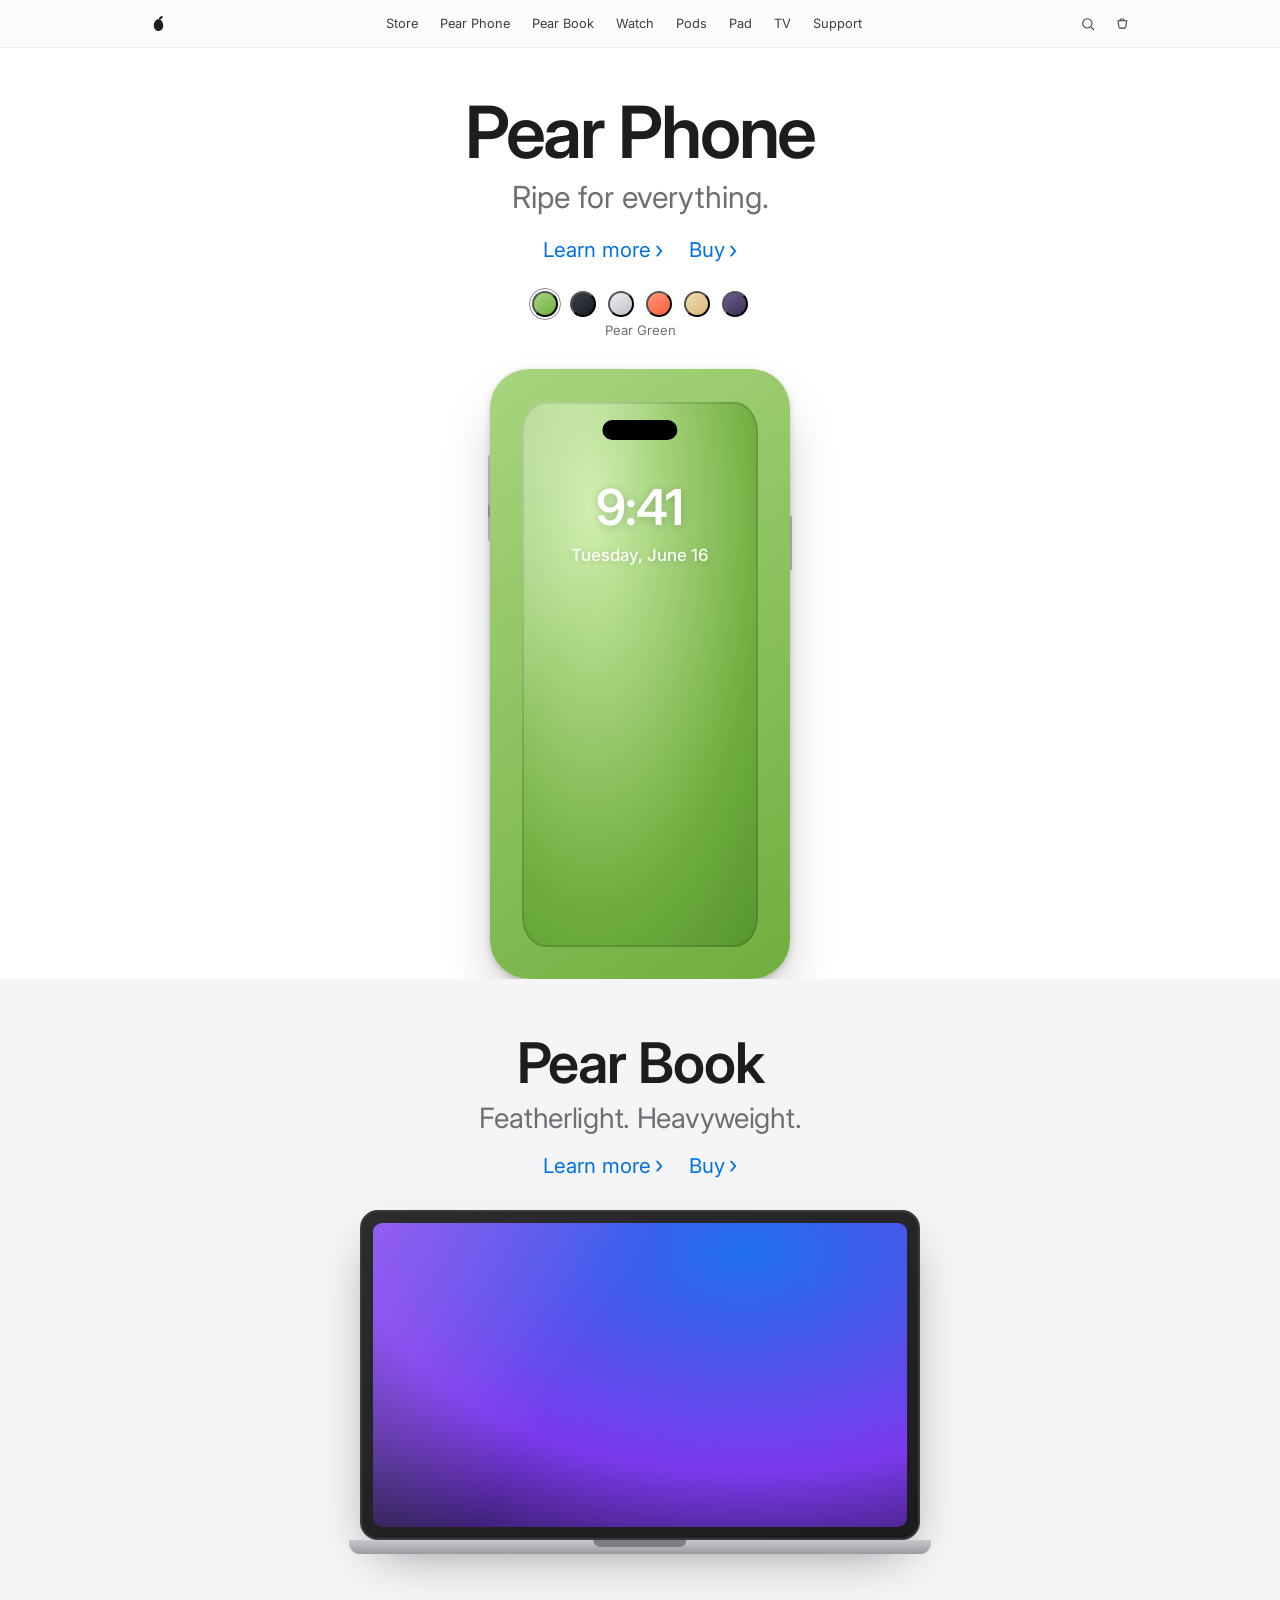
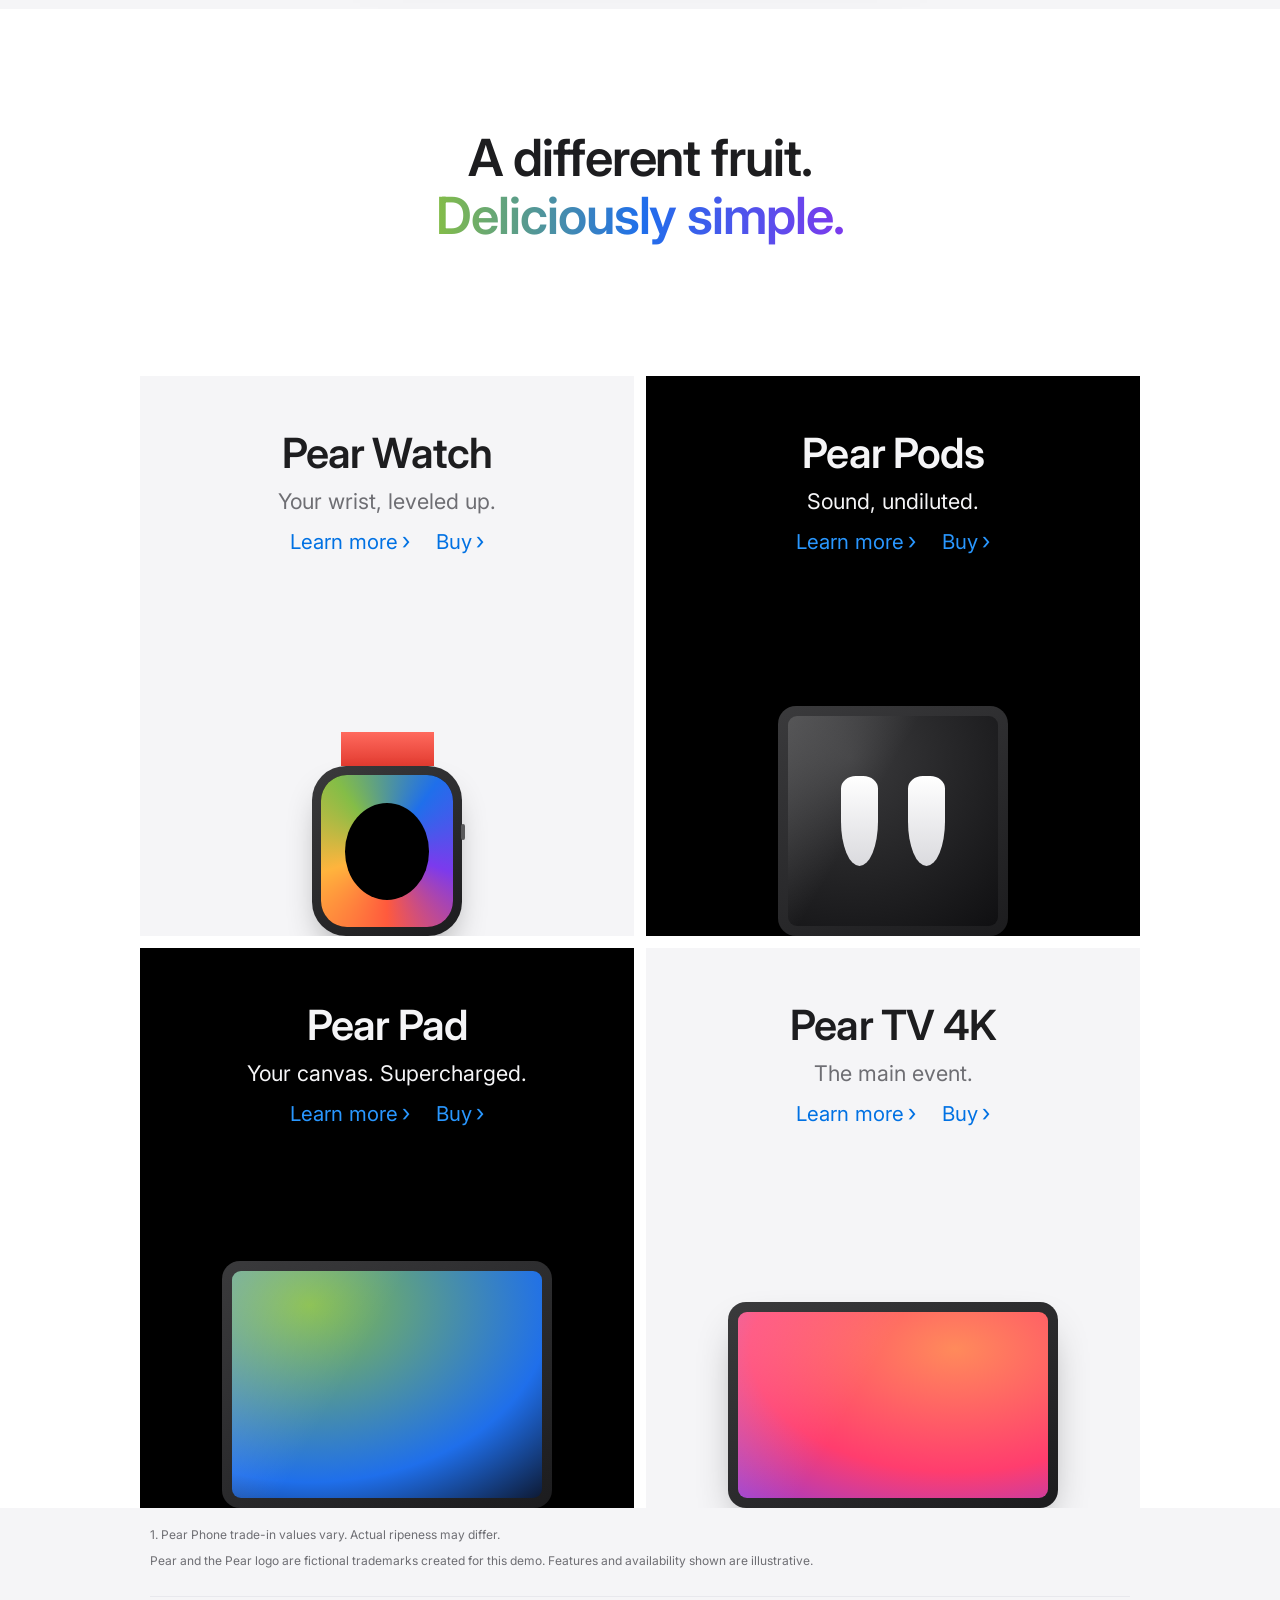
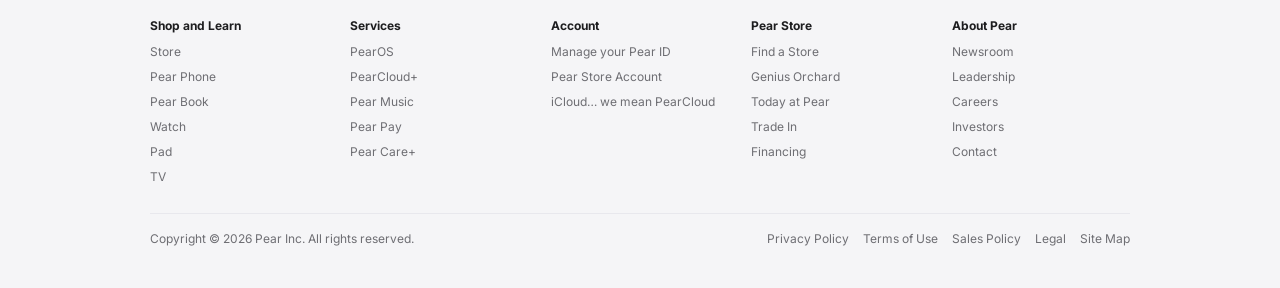
<file: site/pear.html>
<!DOCTYPE html>
<html lang="en">
<head>
<meta charset="UTF-8"/>
<meta name="viewport" content="width=device-width, initial-scale=1.0"/>
<title>Pear</title>
<meta name="description" content="Pear. Ripe for everything. Discover Pear Phone, Pear Book, Pear Watch and more."/>
<meta name="theme-color" content="#ffffff"/>
<link rel="icon" href="data:image/svg+xml,%3Csvg xmlns='http://www.w3.org/2000/svg' viewBox='0 0 24 28'%3E%3Cpath d='M13 5c1.5-2 3.5-2.6 4.8-2.4.2 1.3-.4 3.3-2.4 4.8-1.2.9-2.4.6-2.4.6s-.9-1.8 0-3z' fill='%231d1d1f'/%3E%3Cpath d='M12.2 7.2c-2-.2-3.6.8-4.8 2.4C6 11.4 5.4 13.8 5.4 16c0 4.6 3 7.8 6.6 7.8s6.6-3.2 6.6-7.8c0-2.6-.9-5.2-2.6-6.8-1-1-2.2-1.6-3.4-1.8z' fill='%231d1d1f'/%3E%3C/svg%3E"/>
<link rel="preconnect" href="https://fonts.googleapis.com"/>
<link rel="preconnect" href="https://fonts.gstatic.com" crossorigin/>
<link href="https://fonts.googleapis.com/css2?family=Inter:wght@300;400;500;600;700&display=swap" rel="stylesheet"/>
<style>
:root{
  --bg:#fff; --gray:#f5f5f7; --gray-2:#e8e8ed;
  --ink:#1d1d1f; --ink-2:#6e6e73; --ink-3:#86868b;
  --blue:#0071e3; --blue-hi:#0077ed; --blue-link:#2997ff;
  --pear:#84bd47;
  --maxw:1024px;
  --f: 'Inter', -apple-system, BlinkMacSystemFont, 'Segoe UI', Helvetica, Arial, sans-serif;
  --ease:cubic-bezier(.28,.11,.32,1);
}
*,*::before,*::after{margin:0;padding:0;box-sizing:border-box}
html{scroll-behavior:smooth;-webkit-text-size-adjust:100%}
body{font-family:var(--f);background:var(--bg);color:var(--ink);line-height:1.4;-webkit-font-smoothing:antialiased;overflow-x:hidden}
a{color:inherit;text-decoration:none}
img,svg{display:block}
::selection{background:#b5d6ff}

/* link style (Apple chevron links) */
.lnk{color:var(--blue);font-size:clamp(1.05rem,1.6vw,1.4rem);font-weight:400;display:inline-flex;align-items:center;gap:.1em;transition:.2s}
.lnk:hover{text-decoration:underline}
.lnk::after{content:"›";font-size:1.15em;line-height:1;transform:translateY(-1px);margin-left:.1em;text-decoration:none;display:inline-block}
.lnk.wht{color:var(--blue-link)}
.links-row{display:flex;gap:26px;justify-content:center;flex-wrap:wrap;margin-top:6px}

/* pill button */
.pill{display:inline-flex;align-items:center;justify-content:center;background:var(--blue);color:#fff;
  font-size:1.05rem;font-weight:400;padding:.5em 1.1em;border-radius:980px;border:0;cursor:pointer;transition:background .2s,transform .2s}
.pill:hover{background:var(--blue-hi)}
.pill.sm{font-size:.92rem;padding:.45em 1em}

/* ===================== NAV ===================== */
.nav{position:sticky;top:0;z-index:100;height:48px;background:rgba(251,251,253,.78);backdrop-filter:saturate(180%) blur(20px);
  border-bottom:1px solid rgba(0,0,0,.06)}
.nav-in{max-width:1024px;margin:0 auto;height:100%;padding:0 22px;display:flex;align-items:center;justify-content:space-between}
.nav-logo{color:var(--ink)}
.nav-logo svg{width:17px;height:20px}
.nav-menu{display:flex;align-items:center;gap:0;flex:1;justify-content:center}
.nav-menu a{font-size:.8rem;font-weight:400;color:rgba(29,29,31,.85);padding:0 11px;line-height:48px;transition:.2s}
.nav-menu a:hover{color:var(--ink)}
.nav-ic{display:flex;align-items:center;gap:18px;color:rgba(29,29,31,.85)}
.nav-ic svg{width:16px;height:16px;cursor:pointer;transition:.2s}
.nav-ic svg:hover{color:var(--ink)}
.nav-burger{display:none;background:none;border:0;cursor:pointer;color:var(--ink)}
@media(max-width:833px){
  .nav-menu{display:none}
  .nav-burger{display:block}
}

/* ===================== UNIT (Apple homepage block) ===================== */
.unit{text-align:center;padding:55px 16px 0;overflow:hidden;position:relative}
.unit.dark{background:#000;color:#f5f5f7}
.unit.gray{background:var(--gray)}
.unit h2{font-size:clamp(2.5rem,5.6vw,3.5rem);font-weight:600;letter-spacing:-.02em;line-height:1.05}
.unit .sub{font-size:clamp(1.3rem,2.4vw,1.75rem);font-weight:400;margin-top:.2em;letter-spacing:-.01em}
.unit .sub.muted{color:var(--ink-2)}
.unit .price{font-size:1.05rem;color:var(--ink-2);margin-top:.7em}
.unit.dark .price{color:#86868b}
.unit .links-row{margin-top:14px}

/* hero */
.hero{padding-top:48px}
.hero h1{font-size:clamp(3rem,7vw,4.5rem);font-weight:600;letter-spacing:-.03em;line-height:1}
.hero .tag{font-size:clamp(1.3rem,2.6vw,1.9rem);font-weight:400;margin-top:.25em;color:var(--ink-2)}
.hero .links-row{margin-top:18px}

/* color picker */
.swatches{display:flex;gap:12px;justify-content:center;margin:26px 0 4px}
.swatch{width:26px;height:26px;border-radius:50%;cursor:pointer;position:relative;transition:transform .2s}
.swatch::after{content:"";position:absolute;inset:-5px;border-radius:50%;border:1.5px solid transparent;transition:.2s}
.swatch[aria-pressed="true"]::after{border-color:var(--ink-3)}
.swatch:hover{transform:scale(1.1)}
.sw-label{font-size:.82rem;color:var(--ink-2);margin-top:2px;min-height:1.2em}

/* ===================== DEVICE: PHONE ===================== */
.stage{display:flex;justify-content:center;align-items:flex-end;margin-top:30px}
.phone{--frame:linear-gradient(145deg,#a8d57e,#6fae3e);--wall:radial-gradient(120% 120% at 30% 20%,#cdeeaa,#6fae3e 60%,#4d8a2a);
  width:clamp(240px,30vw,300px);aspect-ratio:300/610;border-radius:13% / 6.4%;background:var(--frame);
  padding:2.6%;position:relative;box-shadow:0 2px 6px rgba(0,0,0,.18),0 30px 60px -20px rgba(0,0,0,.4);
  transition:background .6s var(--ease);animation:float 7s ease-in-out infinite}
@keyframes float{0%,100%{transform:translateY(0)}50%{transform:translateY(-12px)}}
.phone::before{content:"";position:absolute;top:24%;right:-2px;width:2px;height:9%;background:rgba(0,0,0,.25);border-radius:2px}
.phone::after{content:"";position:absolute;top:14%;left:-2px;width:2px;height:6%;background:rgba(0,0,0,.2);border-radius:2px;
  box-shadow:0 26px 0 rgba(0,0,0,.2),0 50px 0 rgba(0,0,0,.2)}
.phone .scr{width:100%;height:100%;border-radius:10% / 5.6%;background:var(--wall);position:relative;overflow:hidden;
  transition:background .6s var(--ease);box-shadow:inset 0 0 0 2px rgba(0,0,0,.12)}
.phone .scr::before{content:"";position:absolute;inset:0;background:linear-gradient(115deg,rgba(255,255,255,.32) 0%,transparent 32%)}
.phone .island{position:absolute;top:3.4%;left:50%;transform:translateX(-50%);width:32%;height:3.6%;background:#000;border-radius:980px;z-index:2}
.phone .clock{position:absolute;top:13%;left:0;right:0;text-align:center;color:#fff;font-weight:600;font-size:clamp(2.4rem,5vw,3.1rem);letter-spacing:-.02em;z-index:2;text-shadow:0 1px 8px rgba(0,0,0,.2)}
.phone .clock span{display:block;font-size:.34em;font-weight:500;letter-spacing:0;opacity:.95;margin-top:.1em}

/* ===================== DEVICE: LAPTOP ===================== */
.laptop{width:clamp(320px,46vw,560px);margin:0 auto}
.laptop .lid{height:clamp(200px,28vw,330px);background:linear-gradient(160deg,#2c2c2e,#1c1c1e);border:2px solid #3a3a3c;
  border-radius:18px;padding:11px;box-shadow:0 24px 50px -18px rgba(0,0,0,.5)}
.laptop .lid .disp{width:100%;height:100%;border-radius:9px;background:radial-gradient(130% 130% at 70% 10%,#1f6feb,#7c3aed 55%,#0a0a12);position:relative;overflow:hidden}
.laptop .lid .disp::after{content:"";position:absolute;inset:0;background:linear-gradient(120deg,rgba(255,255,255,.18),transparent 40%)}
.laptop .base{height:14px;background:linear-gradient(#c8c9cd,#9a9ba0);border-radius:0 0 11px 11px;position:relative;width:104%;margin-left:-2%}
.laptop .base::after{content:"";position:absolute;top:0;left:50%;transform:translateX(-50%);width:16%;height:7px;background:#7d7e83;border-radius:0 0 8px 8px}

/* ===================== DEVICE: WATCH ===================== */
.watch{width:clamp(120px,17vw,150px);margin:0 auto}
.watch .band{height:34px;width:62%;margin:0 auto;background:linear-gradient(#ff6a5e,#e23b30)}
.watch .case{height:clamp(140px,20vw,170px);background:linear-gradient(150deg,#3a3a3c,#1c1c1e);border-radius:34px;padding:9px;
  box-shadow:0 18px 36px -14px rgba(0,0,0,.45);position:relative;z-index:2}
.watch .face{width:100%;height:100%;border-radius:26px;background:#000;position:relative;overflow:hidden}
.watch .face::before{content:"";position:absolute;inset:0;background:conic-gradient(from 180deg,#ff5a3d,#ffb43d,#84bd47,#1f6feb,#7c3aed,#ff5a3d)}
.watch .face::after{content:"";position:absolute;inset:18%;border-radius:50%;background:#000}
.watch .crown{position:absolute;right:-3px;top:34%;width:4px;height:16px;background:#5a5a5c;border-radius:2px}

/* ===================== DEVICE: GENERIC SLAB (pad / tv) ===================== */
.slab{width:clamp(220px,30vw,330px);aspect-ratio:4/3;margin:0 auto;border-radius:18px;padding:10px;
  background:linear-gradient(150deg,#3a3a3c,#1c1c1e);box-shadow:0 20px 44px -16px rgba(0,0,0,.45)}
.slab .scr{width:100%;height:100%;border-radius:9px;position:relative;overflow:hidden;background:var(--g,radial-gradient(120% 120% at 30% 20%,#ff8a5b,#ff3d6e 60%,#7c3aed))}
.slab .scr::after{content:"";position:absolute;inset:0;background:linear-gradient(120deg,rgba(255,255,255,.2),transparent 40%)}

/* ===================== TILE GRID ===================== */
.grid2{display:grid;grid-template-columns:1fr 1fr;gap:12px;max-width:1024px;margin:12px auto 0;padding:0 12px}
@media(max-width:734px){.grid2{grid-template-columns:1fr}}
.tile{border-radius:0;overflow:hidden;text-align:center;padding:48px 16px 0;min-height:560px;display:flex;flex-direction:column;align-items:center}
.tile.lt{background:var(--gray);color:var(--ink)}
.tile.dk{background:#000;color:#f5f5f7}
.tile h3{font-size:clamp(2rem,3.6vw,2.6rem);font-weight:600;letter-spacing:-.02em}
.tile .ts{font-size:clamp(1.1rem,1.8vw,1.35rem);margin-top:.15em}
.tile.lt .ts{color:var(--ink-2)}
.tile .links-row{margin-top:12px}
.tile .dev{margin-top:auto;padding-top:30px}

/* ===================== BIG STATEMENT ===================== */
.statement{background:#fff;text-align:center;padding:120px 22px}
.statement p{font-size:clamp(1.9rem,4.6vw,3.2rem);font-weight:600;letter-spacing:-.02em;line-height:1.12;max-width:18ch;margin:0 auto;color:var(--ink)}
.statement .hl{background:linear-gradient(90deg,#84bd47,#1f6feb,#7c3aed);-webkit-background-clip:text;background-clip:text;color:transparent}

/* ===================== FOOTER ===================== */
footer{background:var(--gray);color:var(--ink-2);font-size:.75rem;line-height:1.5}
.foot-in{max-width:1024px;margin:0 auto;padding:0 22px}
.foot-note{padding:18px 0;border-bottom:1px solid var(--gray-2)}
.foot-note p{margin-bottom:8px}
.foot-cols{display:grid;grid-template-columns:repeat(5,1fr);gap:22px;padding:20px 0;border-bottom:1px solid var(--gray-2)}
@media(max-width:833px){.foot-cols{grid-template-columns:1fr 1fr}}
.foot-cols h5{font-size:.75rem;color:var(--ink);margin-bottom:8px}
.foot-cols a{display:block;color:var(--ink-2);margin-bottom:7px;transition:.15s}
.foot-cols a:hover{color:var(--ink);text-decoration:underline}
.foot-bot{display:flex;justify-content:space-between;gap:14px;flex-wrap:wrap;padding:16px 0 40px}
.foot-bot .legal{display:flex;gap:14px;flex-wrap:wrap}
.foot-bot a:hover{text-decoration:underline}

/* reveal */
[data-r]{opacity:0;transform:translateY(34px);transition:.9s var(--ease)}
[data-r].in{opacity:1;transform:none}
@media(prefers-reduced-motion:reduce){*{animation:none!important;transition:none!important}[data-r]{opacity:1;transform:none}}
</style>
</head>
<body>

<!-- NAV -->
<nav class="nav">
  <div class="nav-in">
    <a href="#" class="nav-logo" aria-label="Pear">
      <svg viewBox="0 0 24 28" fill="currentColor"><path d="M13 5c1.5-2 3.5-2.6 4.8-2.4.2 1.3-.4 3.3-2.4 4.8-1.2.9-2.4.6-2.4.6s-.9-1.8 0-3z"/><path d="M12.2 7.2c-2-.2-3.6.8-4.8 2.4C6 11.4 5.4 13.8 5.4 16c0 4.6 3 7.8 6.6 7.8s6.6-3.2 6.6-7.8c0-2.6-.9-5.2-2.6-6.8-1-1-2.2-1.6-3.4-1.8z"/></svg>
    </a>
    <div class="nav-menu">
      <a href="#">Store</a><a href="#hero">Pear Phone</a><a href="#book">Pear Book</a>
      <a href="#watch">Watch</a><a href="#pods">Pods</a><a href="#pad">Pad</a><a href="#tv">TV</a><a href="#">Support</a>
    </div>
    <div class="nav-ic">
      <svg viewBox="0 0 24 24" fill="none" stroke="currentColor" stroke-width="1.6"><circle cx="11" cy="11" r="7"/><path d="m21 21-4.3-4.3"/></svg>
      <svg viewBox="0 0 24 24" fill="none" stroke="currentColor" stroke-width="1.6"><path d="M6 7h13l-1.4 9.5a2 2 0 0 1-2 1.7H9.4a2 2 0 0 1-2-1.7L6 7z"/><path d="M9 7a3 3 0 0 1 6 0"/></svg>
      <button class="nav-burger" aria-label="Menu"><svg width="18" height="18" viewBox="0 0 24 24" fill="none" stroke="currentColor" stroke-width="1.6"><path d="M3 7h18M3 12h18M3 17h18"/></svg></button>
    </div>
  </div>
</nav>

<!-- HERO — PEAR PHONE -->
<section class="unit hero" id="hero">
  <h1>Pear Phone</h1>
  <p class="tag">Ripe for everything.</p>
  <div class="links-row">
    <a href="#" class="lnk">Learn more</a>
    <a href="#" class="lnk">Buy</a>
  </div>

  <div class="swatches" id="swatches" role="group" aria-label="Choose a colour">
    <button class="swatch" style="background:linear-gradient(145deg,#a8d57e,#6fae3e)" data-name="Pear Green" aria-pressed="true"></button>
    <button class="swatch" style="background:linear-gradient(145deg,#3a3f47,#1a1d22)" data-name="Midnight" aria-pressed="false"></button>
    <button class="swatch" style="background:linear-gradient(145deg,#edeef1,#bcc0c7)" data-name="Silver" aria-pressed="false"></button>
    <button class="swatch" style="background:linear-gradient(145deg,#ff9a7a,#ff5a3d)" data-name="Coral" aria-pressed="false"></button>
    <button class="swatch" style="background:linear-gradient(145deg,#f0dcae,#d9b877)" data-name="Gold" aria-pressed="false"></button>
    <button class="swatch" style="background:linear-gradient(145deg,#6f5b95,#3a2f52)" data-name="Deep Purple" aria-pressed="false"></button>
  </div>
  <div class="sw-label" id="swLabel">Pear Green</div>

  <div class="stage">
    <div class="phone" id="phone">
      <div class="scr">
        <div class="island"></div>
        <div class="clock">9:41<span>Tuesday, June 16</span></div>
      </div>
    </div>
  </div>
</section>

<!-- PEAR BOOK -->
<section class="unit gray" id="book">
  <h2>Pear Book</h2>
  <p class="sub muted">Featherlight. Heavyweight.</p>
  <div class="links-row">
    <a href="#" class="lnk">Learn more</a>
    <a href="#" class="lnk">Buy</a>
  </div>
  <div class="stage" data-r>
    <div class="laptop">
      <div class="lid"><div class="disp"></div></div>
      <div class="base"></div>
    </div>
  </div>
  <div style="height:55px"></div>
</section>

<!-- STATEMENT -->
<section class="statement">
  <p data-r>A different fruit. <span class="hl">Deliciously simple.</span></p>
</section>

<!-- GRID: WATCH / PODS -->
<div class="grid2">
  <section class="tile lt" id="watch" data-r>
    <h3>Pear Watch</h3>
    <p class="ts">Your wrist, leveled up.</p>
    <div class="links-row"><a href="#" class="lnk">Learn more</a><a href="#" class="lnk">Buy</a></div>
    <div class="dev"><div class="watch"><div class="band"></div><div class="case"><div class="face"></div><div class="crown"></div></div></div></div>
  </section>

  <section class="tile dk" id="pods" data-r data-d="1">
    <h3>Pear Pods</h3>
    <p class="ts">Sound, undiluted.</p>
    <div class="links-row"><a href="#" class="lnk wht">Learn more</a><a href="#" class="lnk wht">Buy</a></div>
    <div class="dev"><div class="slab" style="--g:radial-gradient(120% 120% at 30% 20%,#3a3a3c,#0a0a0c);aspect-ratio:1/1;max-width:230px">
      <div class="scr" style="display:flex;align-items:center;justify-content:center;gap:14%">
        <div style="width:18%;aspect-ratio:1/2.4;background:linear-gradient(#fff,#dadade);border-radius:40% 40% 50% 50%/14% 14% 50% 50%"></div>
        <div style="width:18%;aspect-ratio:1/2.4;background:linear-gradient(#fff,#dadade);border-radius:40% 40% 50% 50%/14% 14% 50% 50%"></div>
      </div>
    </div></div>
  </section>
</div>

<!-- GRID: PAD / TV -->
<div class="grid2">
  <section class="tile dk" id="pad" data-r>
    <h3>Pear Pad</h3>
    <p class="ts">Your canvas. Supercharged.</p>
    <div class="links-row"><a href="#" class="lnk wht">Learn more</a><a href="#" class="lnk wht">Buy</a></div>
    <div class="dev"><div class="slab" style="--g:radial-gradient(120% 120% at 25% 15%,#84bd47,#1f6feb 65%,#0a0a12)"><div class="scr"></div></div></div>
  </section>

  <section class="tile lt" id="tv" data-r data-d="1">
    <h3>Pear TV 4K</h3>
    <p class="ts">The main event.</p>
    <div class="links-row"><a href="#" class="lnk">Learn more</a><a href="#" class="lnk">Buy</a></div>
    <div class="dev"><div class="slab" style="--g:radial-gradient(120% 120% at 70% 20%,#ff8a5b,#ff3d6e 55%,#7c3aed);aspect-ratio:16/10"><div class="scr"></div></div></div>
  </section>
</div>

<!-- FOOTER -->
<footer>
  <div class="foot-in">
    <div class="foot-note">
      <p>1. Pear Phone trade-in values vary. Actual ripeness may differ.</p>
      <p>Pear and the Pear logo are fictional trademarks created for this demo. Features and availability shown are illustrative.</p>
    </div>
    <div class="foot-cols">
      <div><h5>Shop and Learn</h5><a href="#">Store</a><a href="#hero">Pear Phone</a><a href="#book">Pear Book</a><a href="#watch">Watch</a><a href="#pad">Pad</a><a href="#tv">TV</a></div>
      <div><h5>Services</h5><a href="#">PearOS</a><a href="#">PearCloud+</a><a href="#">Pear Music</a><a href="#">Pear Pay</a><a href="#">Pear Care+</a></div>
      <div><h5>Account</h5><a href="#">Manage your Pear ID</a><a href="#">Pear Store Account</a><a href="#">iCloud… we mean PearCloud</a></div>
      <div><h5>Pear Store</h5><a href="#">Find a Store</a><a href="#">Genius Orchard</a><a href="#">Today at Pear</a><a href="#">Trade In</a><a href="#">Financing</a></div>
      <div><h5>About Pear</h5><a href="#">Newsroom</a><a href="#">Leadership</a><a href="#">Careers</a><a href="#">Investors</a><a href="#">Contact</a></div>
    </div>
    <div class="foot-bot">
      <span>Copyright © 2026 Pear Inc. All rights reserved.</span>
      <div class="legal"><a href="#">Privacy Policy</a><a href="#">Terms of Use</a><a href="#">Sales Policy</a><a href="#">Legal</a><a href="#">Site Map</a></div>
    </div>
  </div>
</footer>

<script>
/* reveals */
const io=new IntersectionObserver(es=>{es.forEach(e=>{if(e.isIntersecting){e.target.classList.add('in');io.unobserve(e.target);}});},{threshold:.15});
document.querySelectorAll('[data-r]').forEach(el=>io.observe(el));

/* phone parallax */
const phone=document.getElementById('phone');
addEventListener('scroll',()=>{const r=phone.getBoundingClientRect();if(r.bottom<0||r.top>innerHeight)return;
  const p=(innerHeight-r.top)/innerHeight;phone.style.setProperty('--py',(p*8).toFixed(1));},{passive:true});

/* color picker */
const looks={
  'Pear Green':{f:'linear-gradient(145deg,#a8d57e,#6fae3e)',w:'radial-gradient(120% 120% at 30% 20%,#cdeeaa,#6fae3e 60%,#4d8a2a)'},
  'Midnight':{f:'linear-gradient(145deg,#3a3f47,#1a1d22)',w:'radial-gradient(120% 120% at 30% 20%,#3b4a63,#141a26 65%,#0a0d14)'},
  'Silver':{f:'linear-gradient(145deg,#edeef1,#bcc0c7)',w:'radial-gradient(120% 120% at 30% 20%,#f4f6f9,#c2c6cd 60%,#9aa0a8)'},
  'Coral':{f:'linear-gradient(145deg,#ff9a7a,#ff5a3d)',w:'radial-gradient(120% 120% at 30% 20%,#ffd0a8,#ff6a4d 60%,#e23b2a)'},
  'Gold':{f:'linear-gradient(145deg,#f0dcae,#d9b877)',w:'radial-gradient(120% 120% at 30% 20%,#fff0cf,#e3c489 60%,#caa75f)'},
  'Deep Purple':{f:'linear-gradient(145deg,#6f5b95,#3a2f52)',w:'radial-gradient(120% 120% at 30% 20%,#8f7ab5,#4a3c6b 60%,#2a2140)'}
};
const swLabel=document.getElementById('swLabel');
document.querySelectorAll('#swatches .swatch').forEach(btn=>{
  btn.addEventListener('click',()=>{
    document.querySelectorAll('#swatches .swatch').forEach(b=>b.setAttribute('aria-pressed','false'));
    btn.setAttribute('aria-pressed','true');
    const n=btn.dataset.name,l=looks[n];
    phone.style.setProperty('--frame',l.f);
    phone.querySelector('.scr').style.setProperty('--wall',l.w);
    phone.style.background=l.f;phone.querySelector('.scr').style.background=l.w;
    swLabel.textContent=n;
  });
});
</script>
</body>
</html>
</file>
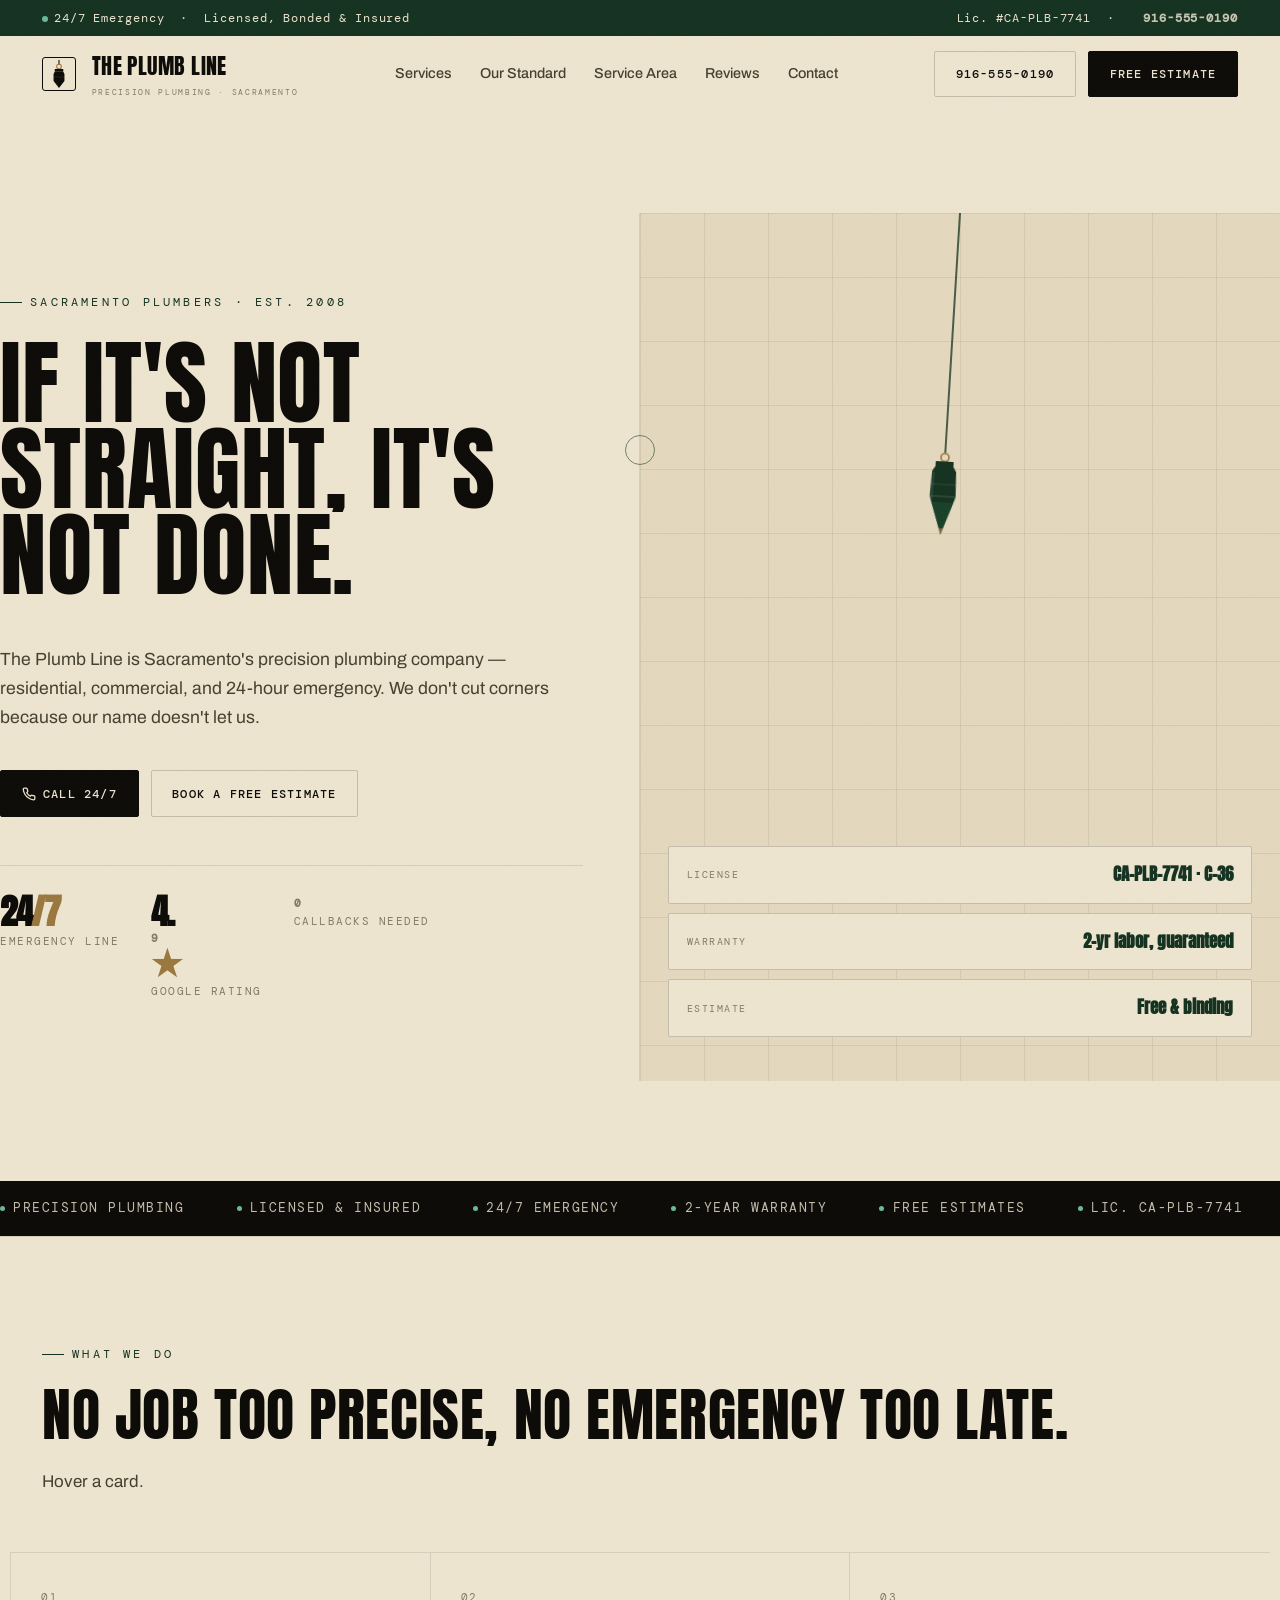
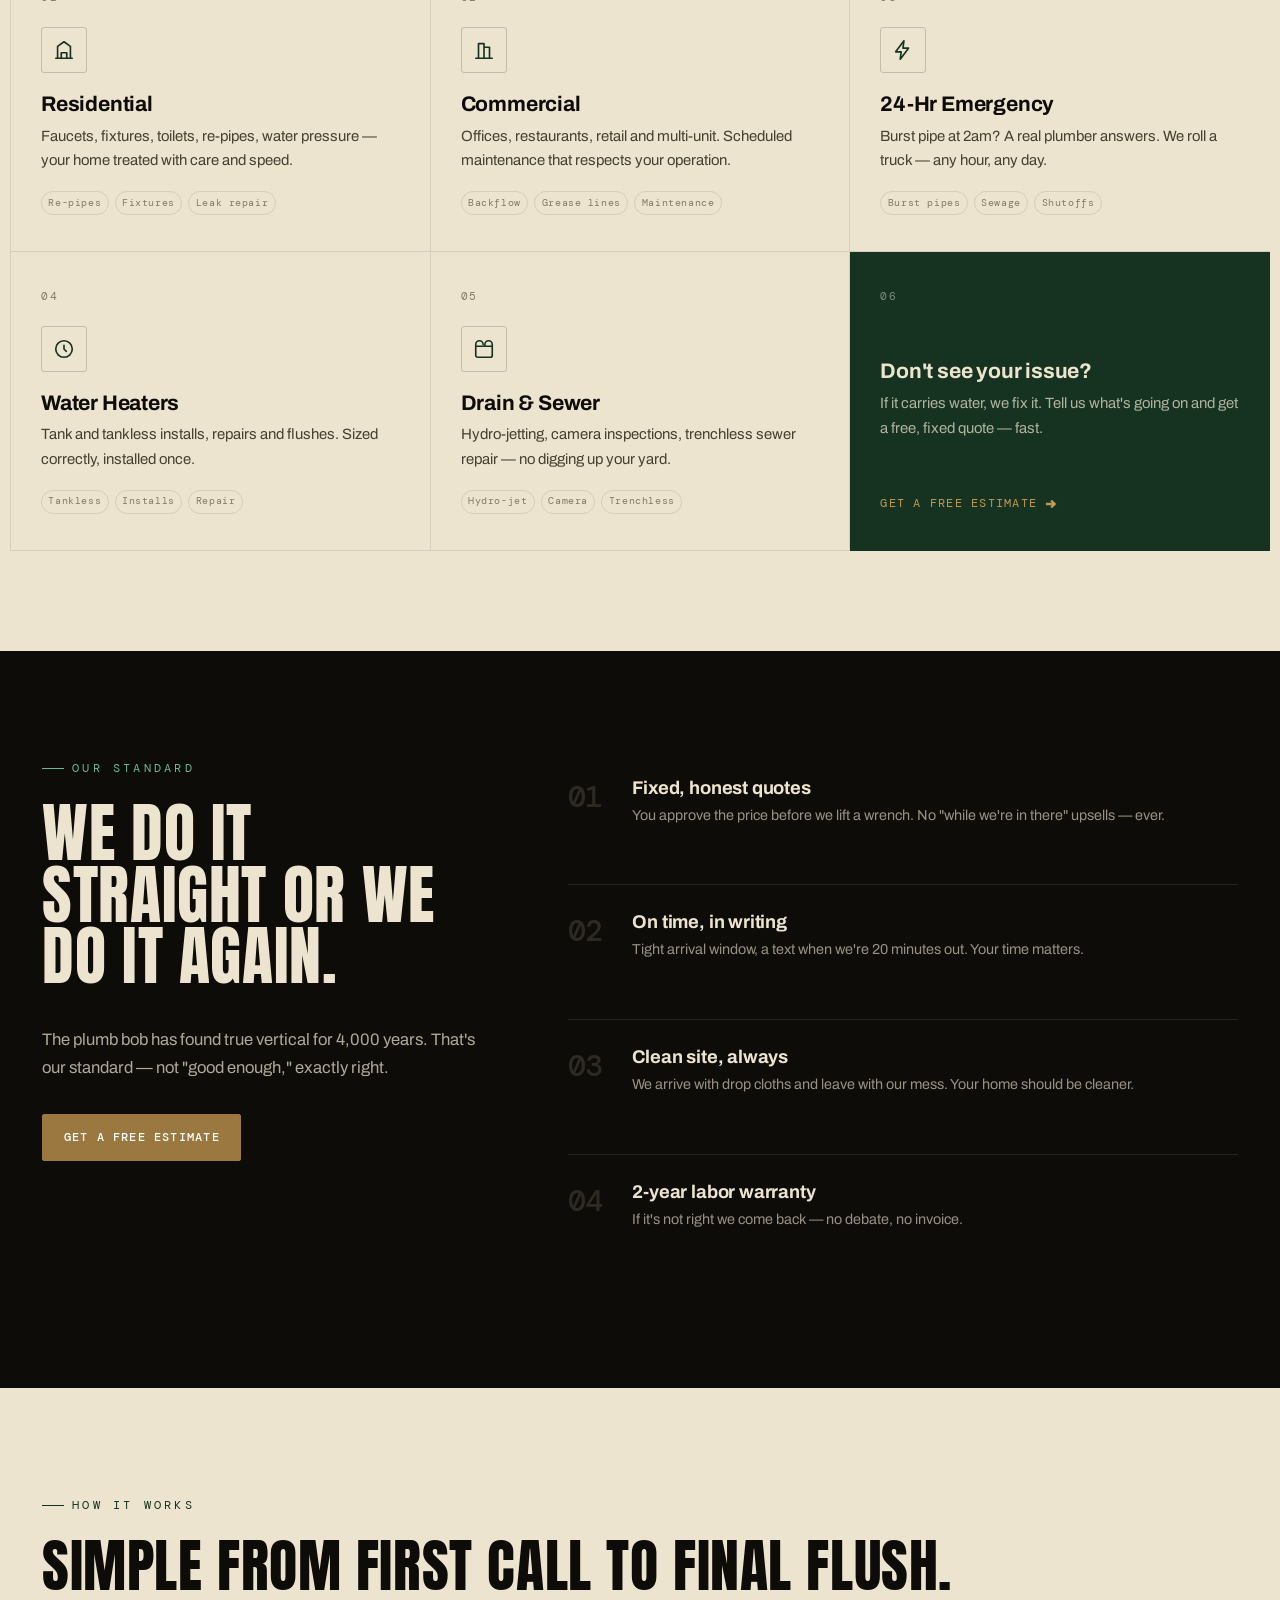
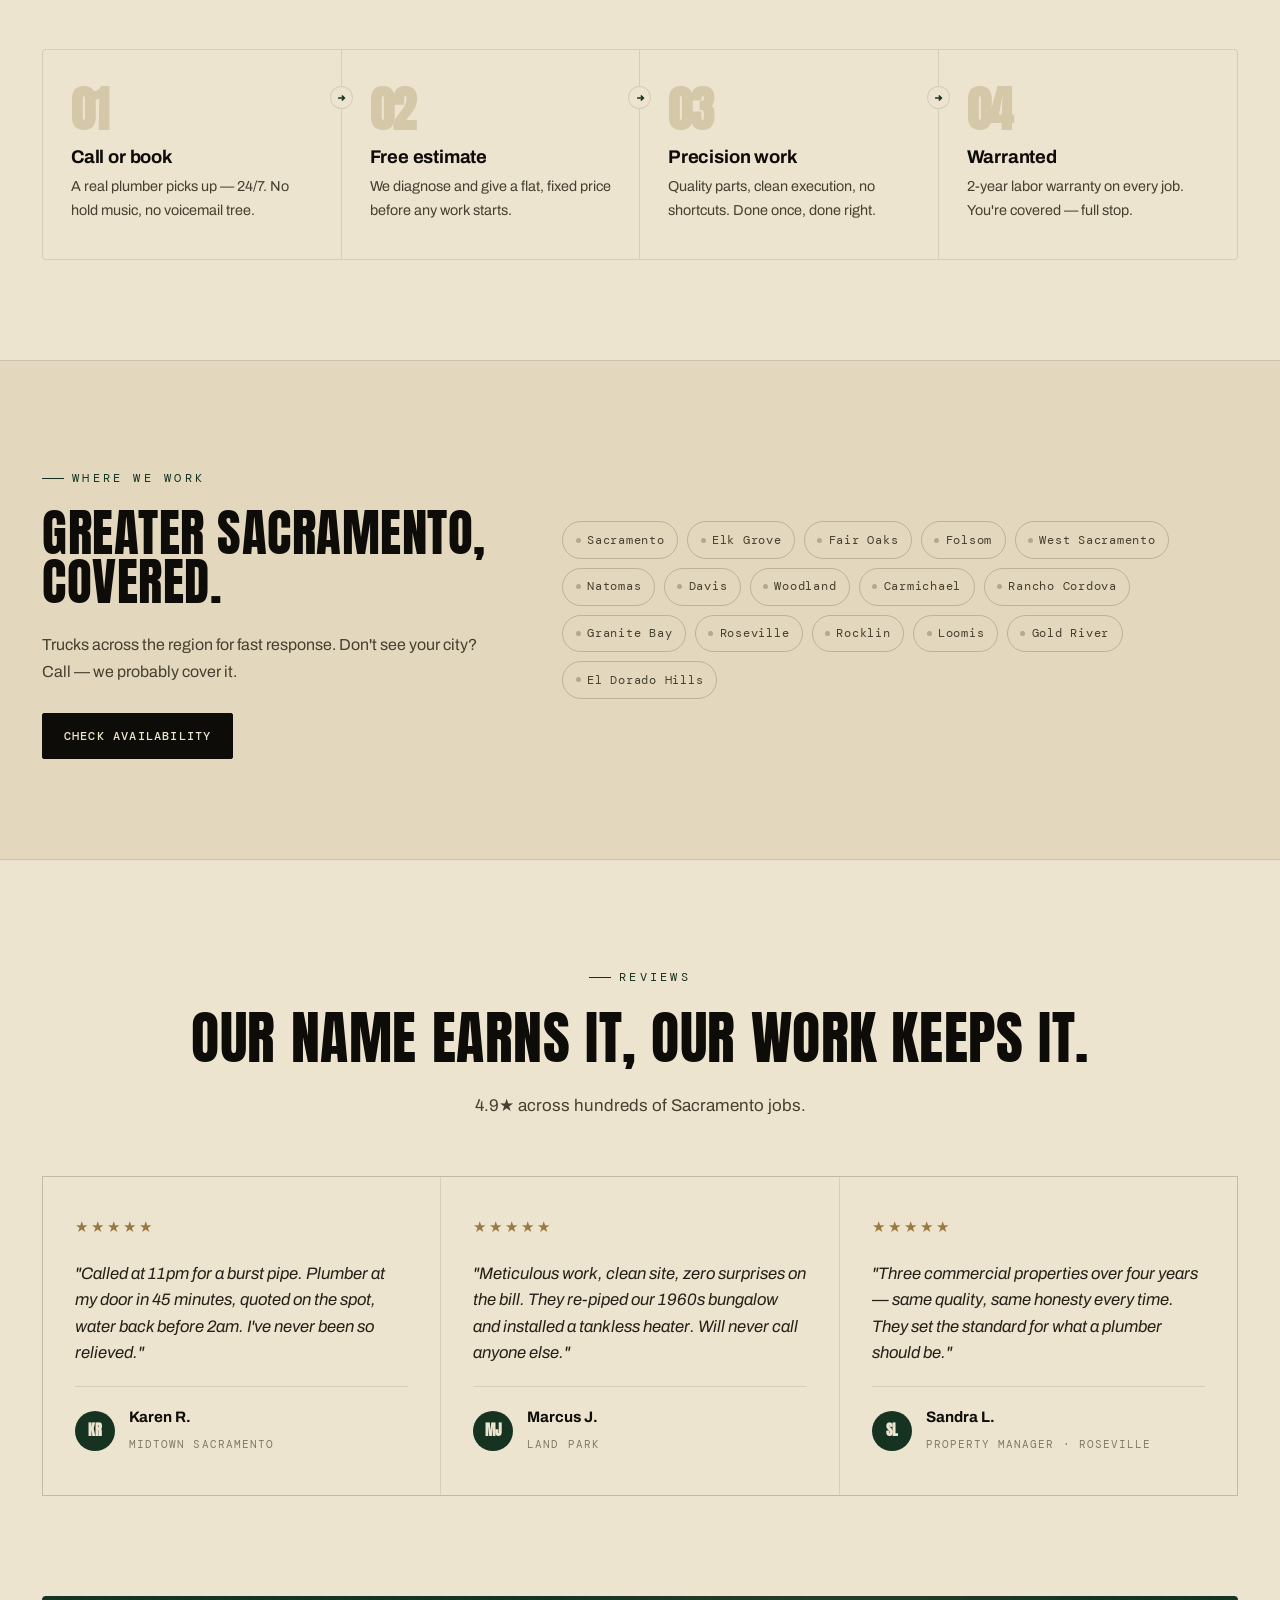
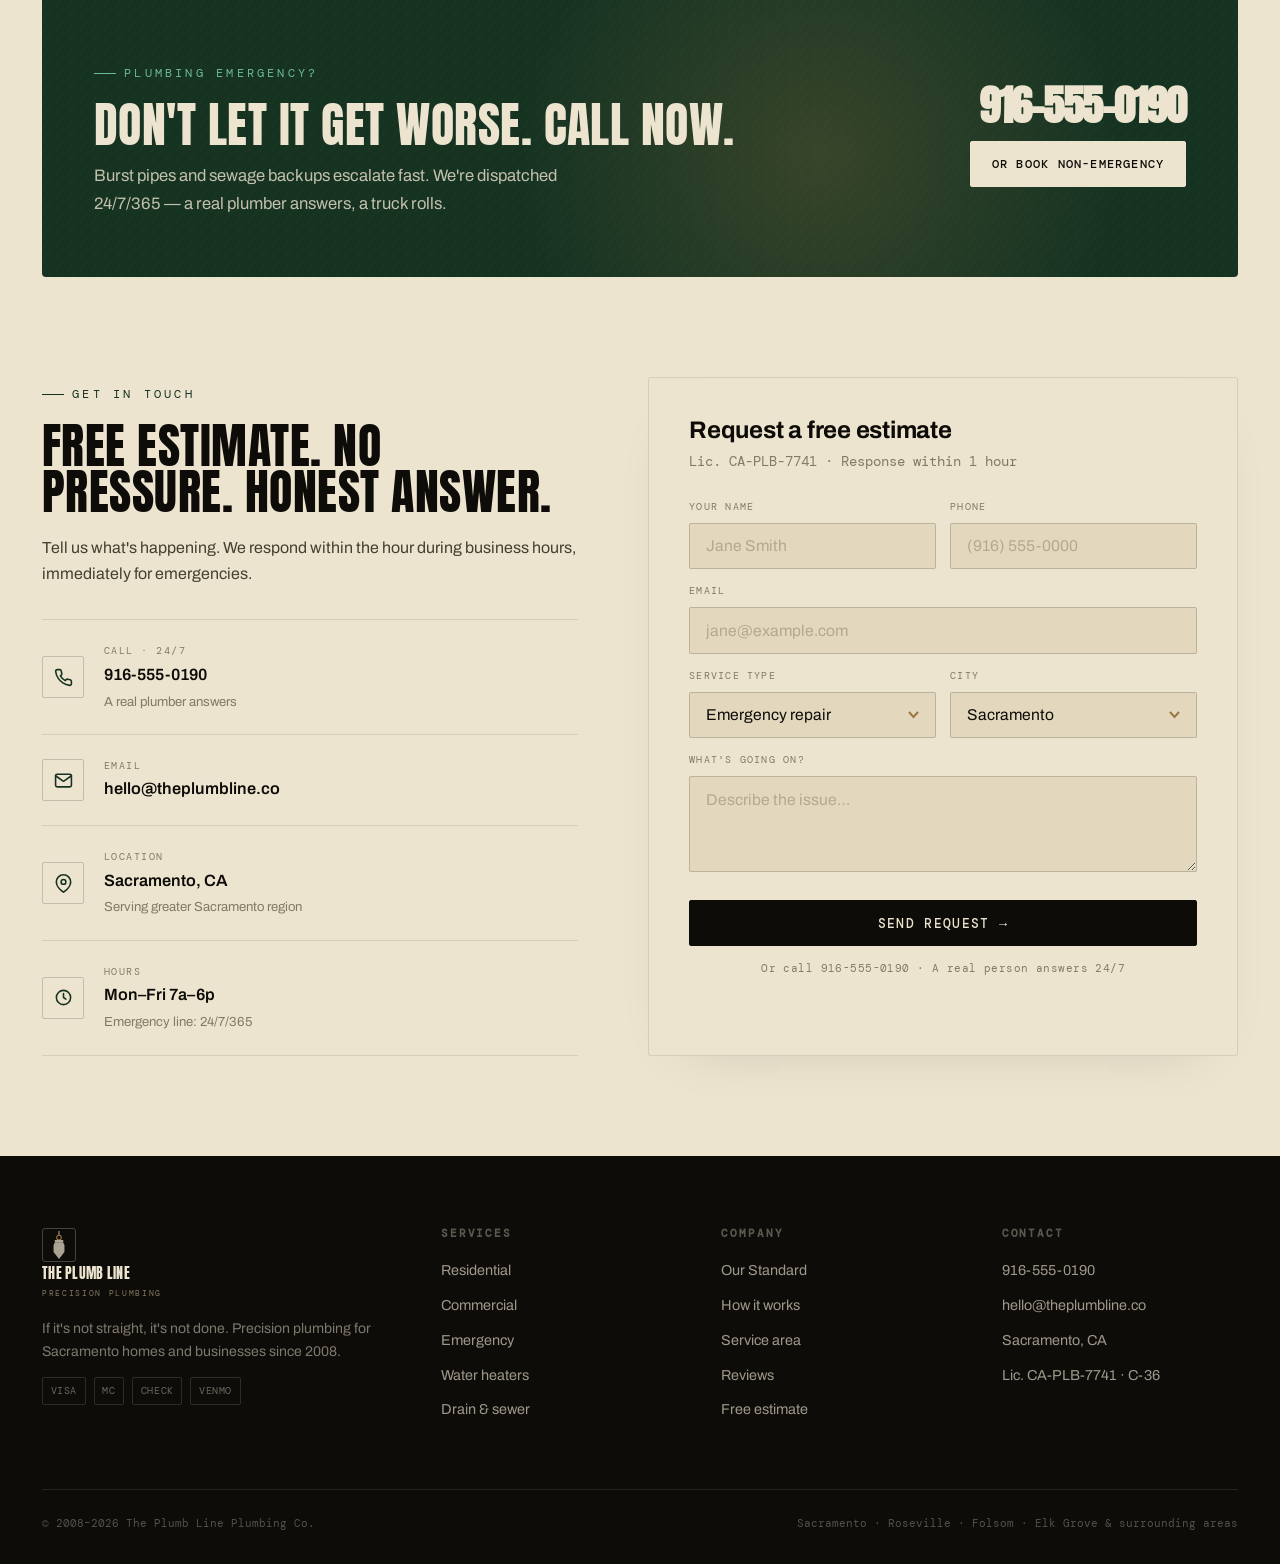
<file: site/plumbline.html>
<!DOCTYPE html>
<html lang="en">
<head>
<meta charset="UTF-8"/>
<meta name="viewport" content="width=device-width, initial-scale=1.0"/>
<title>The Plumb Line — Precision Plumbing, Sacramento CA</title>
<meta name="description" content="The Plumb Line. Sacramento's precision plumbers. Residential, commercial & emergency plumbing done straight, done right. Call 916-555-0190."/>
<link rel="canonical" href="https://the-plumb-line.netlify.app/"/>
<meta name="theme-color" content="#163322"/>
<meta name="robots" content="index,follow"/>

<!-- favicon (plumb bob) -->
<link rel="icon" href="data:image/svg+xml,%3Csvg xmlns='http://www.w3.org/2000/svg' viewBox='0 0 22 36'%3E%3Cline x1='11' y1='0' x2='11' y2='5.5' stroke='%23163322' stroke-width='1.4'/%3E%3Ccircle cx='11' cy='8.5' r='3' stroke='%239a7840' stroke-width='1.3' fill='none'/%3E%3Crect x='5.5' y='11.5' width='11' height='3.5' fill='%23163322'/%3E%3Cpath d='M5.5 15 L4 18 L4 27 L6 29.5 L11 36 L16 29.5 L18 27 L18 18 L16.5 15Z' fill='%23163322'/%3E%3C/svg%3E"/>

<!-- Open Graph / Twitter -->
<meta property="og:type" content="website"/>
<meta property="og:site_name" content="The Plumb Line"/>
<meta property="og:title" content="The Plumb Line — Precision Plumbing, Sacramento CA"/>
<meta property="og:description" content="Sacramento's precision plumbers. Residential, commercial & 24/7 emergency plumbing done straight, done right."/>
<meta property="og:url" content="https://the-plumb-line.netlify.app/"/>
<meta property="og:image" content="https://the-plumb-line.netlify.app/logo.svg"/>
<meta name="twitter:card" content="summary_large_image"/>
<meta name="twitter:title" content="The Plumb Line — Precision Plumbing, Sacramento CA"/>
<meta name="twitter:description" content="Sacramento's precision plumbers. Done straight, done right. Call 916-555-0190."/>

<link rel="preconnect" href="https://fonts.googleapis.com"/>
<link rel="preconnect" href="https://fonts.gstatic.com" crossorigin/>
<link href="https://fonts.googleapis.com/css2?family=Anton&family=Archivo:ital,wght@0,300..700;1,400..600&family=DM+Mono:wght@400;500&display=swap" rel="stylesheet"/>

<style>
/* ============================================================
   THE PLUMB LINE — v2
   Forest green #163322 · warm cream #ede4cf · aged brass #9a7840
   ============================================================ */
:root{
  --cream:   #ede4cf;
  --cream-2: #e3d8be;
  --cream-3: #d4c8a8;
  --ink:     #0e0c09;
  --ink-2:   #252118;
  --ink-3:   #45402f;
  --muted:   #847a62;
  --muted-2: #b3a98e;

  --green:      #163322;
  --green-2:    #1f4d31;
  --green-hi:   #2a6540;
  --green-pale: rgba(22,51,34,.07);
  --sage:       #4e7d63;
  --sage-hi:    #6db896;

  --brass:      #9a7840;
  --brass-hi:   #c09952;
  --brass-pale: rgba(154,120,64,.1);

  --line:   rgba(14,12,9,.1);
  --line-2: rgba(14,12,9,.18);

  --maxw: 1260px;
  --fd:   'Anton', 'Arial Narrow', sans-serif;   /* bold industrial display */
  --fh:   'Archivo', sans-serif;                  /* sub-headings */
  --fb:   'Archivo', sans-serif;                  /* body */
  --fm:   'DM Mono', monospace;
  --ease: cubic-bezier(.2,.7,.3,1);
}

*,*::before,*::after{margin:0;padding:0;box-sizing:border-box}
html{scroll-behavior:smooth}
body{
  font-family:var(--fb);background:var(--cream);color:var(--ink);
  line-height:1.65;-webkit-font-smoothing:antialiased;overflow-x:hidden;cursor:none;
}
@media(hover:none){body{cursor:auto}}
::selection{background:var(--green);color:var(--cream)}
a{color:inherit;text-decoration:none}
.wrap{max-width:var(--maxw);margin:0 auto;padding:0 32px}

/* grain */
body::after{
  content:"";position:fixed;inset:0;z-index:9000;pointer-events:none;opacity:.3;
  background-image:url("data:image/svg+xml,%3Csvg xmlns='http://www.w3.org/2000/svg' width='200' height='200'%3E%3Cfilter id='n'%3E%3CfeTurbulence type='fractalNoise' baseFrequency='.72' numOctaves='2'/%3E%3C/filter%3E%3Crect width='100%25' height='100%25' filter='url(%23n)' opacity='.045'/%3E%3C/svg%3E");
}

/* ---- type ---- */
h1,h2{font-family:var(--fd);font-weight:400;line-height:.96;letter-spacing:.01em;text-transform:uppercase}
h3,h4{font-family:var(--fh);font-weight:700;line-height:1.06;letter-spacing:-.01em}
.eyebrow{
  font-family:var(--fm);font-size:.72rem;letter-spacing:.28em;text-transform:uppercase;
  color:var(--green);display:inline-flex;align-items:center;gap:.7em;
}
.eyebrow::before{content:"";width:22px;height:1px;background:var(--green);display:block}

/* ---- buttons ---- */
.btn{
  display:inline-flex;align-items:center;gap:.6em;
  font-family:var(--fm);font-size:.76rem;font-weight:500;letter-spacing:.1em;
  text-transform:uppercase;padding:1em 1.7em;border-radius:2px;
  border:1px solid transparent;cursor:none;
  position:relative;white-space:nowrap;overflow:hidden;
}
.btn::before{
  content:"";position:absolute;inset:0;background:rgba(255,255,255,.12);
  transform:translateX(-101%);transition:transform .32s var(--ease);
}
.btn:hover::before{transform:translateX(0)}
.btn-dark{background:var(--ink);color:var(--cream);border-color:var(--ink)}
.btn-dark:hover{background:var(--green-2)}
.btn-outline{border-color:var(--line-2);color:var(--ink)}
.btn-outline:hover{border-color:var(--ink)}
.btn-green{background:var(--green);color:var(--cream);border-color:var(--green)}
.btn-green:hover{background:var(--green-2)}
.btn-brass{background:var(--brass);color:#fff;border-color:var(--brass)}
.btn-brass:hover{background:var(--brass-hi)}
@media(hover:none){.btn{cursor:pointer}}

/* ============================================================
   CURSOR
   ============================================================ */
#cDot{
  position:fixed;width:7px;height:7px;border-radius:50%;background:var(--green);
  z-index:9998;pointer-events:none;transform:translate(-50%,-50%);
  transition:transform .1s, width .2s, height .2s, background .2s;
}
#cRing{
  position:fixed;width:30px;height:30px;border-radius:50%;border:1.5px solid var(--green);
  z-index:9997;pointer-events:none;transform:translate(-50%,-50%);opacity:.55;
  transition:width .3s var(--ease), height .3s var(--ease), opacity .3s, border-color .3s;
}
#cRing.big{width:46px;height:46px;opacity:.28;border-color:var(--brass)}
#cRing.pressed{width:20px;height:20px;opacity:.7}
@media(hover:none){#cDot,#cRing{display:none}}

/* ============================================================
   SCROLL PROGRESS
   ============================================================ */
#prog{
  position:fixed;top:0;left:0;height:2px;width:0;z-index:9999;
  background:linear-gradient(90deg,var(--green),var(--brass));
  transition:width .08s linear;pointer-events:none;
}

/* ============================================================
   TOPBAR
   ============================================================ */
.topbar{background:var(--green);color:var(--cream);font-family:var(--fm);font-size:.72rem;letter-spacing:.08em}
.topbar .wrap{display:flex;justify-content:space-between;align-items:center;height:36px;gap:16px;overflow:hidden}
.tb-l{white-space:nowrap;overflow:hidden;text-overflow:ellipsis;min-width:0}
.tb-r{flex:none;display:flex;gap:20px;align-items:center}
.tb-r a{opacity:.82;transition:.2s}.tb-r a:hover{opacity:1}
.tb-dot{display:inline-block;width:6px;height:6px;border-radius:50%;background:var(--sage-hi);margin-right:.5em;animation:tbpulse 2.2s infinite}
@keyframes tbpulse{0%,100%{opacity:1}55%{opacity:.25}}
.tb-hide{display:inline}.tb-sm{display:none}
@media(max-width:680px){.tb-hide{display:none}.tb-sm{display:inline}}

/* ============================================================
   NAV
   ============================================================ */
.nav{position:sticky;top:0;z-index:50;background:var(--cream);border-bottom:1px solid transparent;transition:.35s}
.nav.scrolled{border-bottom-color:var(--line);box-shadow:0 4px 30px -12px rgba(14,12,9,.14)}
.nav .wrap{display:flex;align-items:center;justify-content:space-between;height:76px}
.logo{display:flex;align-items:center;gap:.7em;font-family:var(--fd);font-weight:400;font-size:1.4rem;letter-spacing:.02em;text-transform:uppercase;color:var(--ink);white-space:nowrap}
.logo-mark{width:34px;height:34px;flex:none;border:1.5px solid var(--ink);border-radius:3px;display:grid;place-items:center;transition:.25s}
.logo:hover .logo-mark{border-color:var(--green);background:var(--green);color:var(--cream)}
.logo-mark svg{width:18px;height:28px;transition:.25s}
.logo small{display:block;font-family:var(--fm);font-size:.52rem;letter-spacing:.2em;color:var(--muted);font-weight:400;margin-top:.2em}

.nav-links{display:flex;gap:28px;align-items:center}
.nav-links a{font-size:.9rem;color:var(--ink-3);font-weight:500;transition:.2s;position:relative}
.nav-links a::after{content:"";position:absolute;left:0;bottom:-5px;width:0;height:1.5px;background:var(--brass);transition:.28s}
.nav-links a:hover{color:var(--ink)}.nav-links a:hover::after{width:100%}
.nav-cta{display:flex;gap:12px;align-items:center}
.burger{display:none;flex-direction:column;gap:5px;background:none;border:0;cursor:pointer;padding:6px}
.burger span{width:22px;height:1.5px;background:var(--ink);display:block;transition:.3s}
.mob-cta{display:none}

@media(max-width:980px){
  .nav-links{
    position:fixed;inset:76px 0 auto 0;flex-direction:column;align-items:flex-start;
    background:var(--cream);border-bottom:1px solid var(--line);
    padding:24px 32px;gap:16px;
    transform:translateY(-110%);visibility:hidden;transition:transform .32s,visibility .32s;
    box-shadow:0 24px 50px -20px rgba(14,12,9,.18);
  }
  .nav-links.open{transform:translateY(0);visibility:visible}
  .nav-links a{font-size:1.1rem}
  .mob-cta{display:flex;width:100%;justify-content:center;margin-top:6px;
    font-family:var(--fm);font-size:.8rem;letter-spacing:.1em;text-transform:uppercase;
    padding:1em;border:1px solid var(--line-2);border-radius:2px;color:var(--ink);transition:.22s}
  .mob-cta.g{background:var(--green);color:var(--cream);border-color:var(--green)}
  .burger{display:flex}
  .nav-cta .btn-outline{display:none}
}
@media(max-width:520px){.nav-cta .btn-dark{display:none}}

/* ============================================================
   HERO
   ============================================================ */
.hero{display:grid;grid-template-columns:1fr 1fr;min-height:92vh;overflow:hidden}
@media(max-width:900px){.hero{grid-template-columns:1fr;min-height:auto}}

/* left */
.hero-left{display:flex;flex-direction:column;justify-content:center;padding:80px 56px 80px 0;border-right:1px solid var(--line);position:relative}
@media(max-width:900px){.hero-left{padding:64px 0 40px;border-right:0;border-bottom:1px solid var(--line)}}

.hero-left .eyebrow{margin-bottom:28px;opacity:0;animation:fadeUp .7s .08s var(--ease) forwards}

/* word-by-word headline reveal */
.hero-h1{font-size:clamp(3.1rem,7.3vw,6.4rem);line-height:.92;letter-spacing:.01em;margin-bottom:.5em}
.ww{display:inline-block;overflow:hidden;vertical-align:bottom}
.wi{display:inline-block;transform:translateY(105%)}

.hero-lede{font-size:1.1rem;color:var(--ink-3);max-width:34em;margin-bottom:2.2em;opacity:0;animation:fadeUp .8s .55s var(--ease) forwards}
.hero-cta{display:flex;gap:12px;flex-wrap:wrap;margin-bottom:3em;opacity:0;animation:fadeUp .8s .7s var(--ease) forwards}

.hero-stats{display:flex;gap:32px;flex-wrap:wrap;padding-top:28px;border-top:1px solid var(--line);opacity:0;animation:fadeUp .8s .85s var(--ease) forwards}
.hero-stats .st b{font-family:var(--fd);font-size:2.2rem;font-weight:800;display:block;line-height:1;letter-spacing:-.04em;white-space:nowrap}
.hero-stats .st b em{color:var(--brass);font-style:normal}
.hero-stats .st span{font-family:var(--fm);font-size:.67rem;letter-spacing:.14em;text-transform:uppercase;color:var(--muted);display:block;margin-top:.4em}

/* right */
.hero-right{position:relative;background:var(--cream-2);display:flex;flex-direction:column;justify-content:flex-start;align-items:center;overflow:hidden}
@media(max-width:900px){.hero-right{min-height:360px}}
.grid-bg{position:absolute;inset:0;pointer-events:none;will-change:transform;transition:transform .6s ease;
  background-image:linear-gradient(rgba(14,12,9,.07) 1px,transparent 1px),linear-gradient(90deg,rgba(14,12,9,.07) 1px,transparent 1px);
  background-size:64px 64px;
}

/* plumb line SVG */
.plumb-rig{position:absolute;top:0;left:50%;transform:translateX(-50%);display:flex;flex-direction:column;align-items:center;will-change:transform}
.plumb-svg-line{width:2px;overflow:visible}
.plumb-svg-line line{stroke-dasharray:1;stroke-dashoffset:1;animation:drawLine 1.6s .2s cubic-bezier(.4,0,.15,1) forwards}
@keyframes drawLine{to{stroke-dashoffset:0}}

/* plumb bob — JS drives the fall + pendulum; CSS only owns gentle perpetual sway */
.plumb-bob{width:44px;flex:none;opacity:0;transform:translateY(-260px)}
@keyframes bobSway{from{transform:rotate(-2deg)}to{transform:rotate(2deg)}}

/* hero info cards */
.hero-cards{
  position:absolute;bottom:44px;left:0;right:0;padding:0 28px;
  display:flex;flex-direction:column;gap:9px;
  opacity:0;animation:fadeUp .9s 1.1s var(--ease) forwards;
}
.hcard{background:var(--cream);border:1px solid var(--line-2);border-radius:2px;padding:14px 18px;display:flex;justify-content:space-between;align-items:center;gap:14px;transition:.25s}
.hcard:hover{border-color:var(--brass-pale);background:rgba(154,120,64,.04)}
.hck{font-family:var(--fm);font-size:.65rem;letter-spacing:.14em;text-transform:uppercase;color:var(--muted)}
.hcv{font-family:var(--fd);font-weight:700;font-size:1.05rem;color:var(--green)}

@keyframes fadeUp{from{opacity:0;transform:translateY(18px)}to{opacity:1;transform:none}}

/* ============================================================
   TRUST STRIP
   ============================================================ */
.strip{border-block:1px solid var(--line);background:var(--ink);overflow:hidden;padding:16px 0}
.strip-track{display:flex;gap:52px;width:max-content;animation:march 32s linear infinite}
.strip:hover .strip-track{animation-play-state:paused}
@keyframes march{to{transform:translateX(-50%)}}
.strip-it{display:flex;align-items:center;gap:.65em;font-family:var(--fm);font-size:.79rem;letter-spacing:.12em;text-transform:uppercase;color:rgba(237,228,207,.82);white-space:nowrap}
.strip-it .sd{width:5px;height:5px;border-radius:50%;background:var(--sage-hi);flex:none}

/* ============================================================
   SECTIONS
   ============================================================ */
section{padding:100px 0;position:relative}
.sec-head{margin-bottom:56px}
.sec-head h2{font-size:clamp(2.1rem,4.6vw,3.6rem);margin:.4em 0 .45em}
.sec-head p{font-size:1.06rem;color:var(--ink-3);max-width:46em}
.sec-head.center{text-align:center}.sec-head.center .eyebrow{justify-content:center}.sec-head.center p{margin-inline:auto}

/* ============================================================
   SERVICES
   ============================================================ */
.services{border-top:1px solid var(--line)}
.svc-outer{border-left:1px solid var(--line);border-top:1px solid var(--line)}
.svc-grid{display:grid;grid-template-columns:repeat(3,1fr)}
@media(max-width:900px){.svc-grid{grid-template-columns:1fr 1fr}}
@media(max-width:560px){.svc-grid{grid-template-columns:1fr}}

.svc{
  border-right:1px solid var(--line);border-bottom:1px solid var(--line);
  padding:36px 30px;transition:background .3s, color .3s;position:relative;overflow:hidden;
}
.svc:nth-child(3n){border-right:0}
@media(max-width:900px){.svc:nth-child(3n){border-right:1px solid var(--line)}.svc:nth-child(2n){border-right:0}}
@media(max-width:560px){.svc{border-right:0}}

/* animated fill on hover */
.svc::before{
  content:"";position:absolute;inset:0;
  background:var(--green);transform:scaleY(0);transform-origin:bottom;
  transition:transform .45s var(--ease);z-index:0;
}
.svc:hover::before{transform:scaleY(1)}
.svc>*{position:relative;z-index:1;transition:color .3s}
.svc:hover{color:var(--cream)}
.svc:hover .svc-num,.svc:hover .svc-desc{color:rgba(237,228,207,.65)}
.svc:hover .svc-tags span{color:rgba(237,228,207,.6);border-color:rgba(237,228,207,.2)}
.svc:hover .svc-ic{border-color:rgba(237,228,207,.25);color:var(--cream)}

.svc-num{font-family:var(--fm);font-size:.67rem;letter-spacing:.14em;text-transform:uppercase;color:var(--muted);display:block;margin-bottom:20px}
.svc-ic{width:46px;height:46px;border:1px solid var(--line-2);border-radius:3px;display:grid;place-items:center;color:var(--green);margin-bottom:20px;transition:.3s}
.svc-ic svg{width:22px;height:22px}
.svc h3{font-size:1.32rem;margin-bottom:.4em}
.svc-desc{font-size:.93rem;color:var(--ink-3);margin-bottom:18px}
.svc-tags{display:flex;flex-wrap:wrap;gap:6px}
.svc-tags span{font-family:var(--fm);font-size:.62rem;letter-spacing:.06em;color:var(--muted);border:1px solid var(--line);padding:.3em .65em;border-radius:100px;transition:.3s}

/* CTA tile (fills grid + drives calls) */
.svc-cta{background:var(--green);color:var(--cream);display:flex;flex-direction:column;justify-content:space-between}
.svc-cta::before{display:none}
.svc-cta .svc-num{color:rgba(237,228,207,.5)}
.svc-cta h3{color:var(--cream);font-size:1.32rem;margin-bottom:.4em}
.svc-cta p{color:rgba(237,228,207,.72);font-size:.93rem;margin-bottom:18px}
.svc-cta .svc-link{font-family:var(--fm);font-size:.78rem;letter-spacing:.1em;text-transform:uppercase;color:var(--brass-hi);display:inline-flex;align-items:center;gap:.5em;transition:gap .25s}
.svc-cta:hover{color:var(--cream)}
.svc-cta:hover .svc-link{gap:1em}

/* ============================================================
   STANDARD (dark)
   ============================================================ */
.standard{background:var(--ink);color:var(--cream)}
.standard-grid{display:grid;grid-template-columns:.8fr 1.2fr;gap:80px;align-items:start}
@media(max-width:900px){.standard-grid{grid-template-columns:1fr;gap:48px}}
.standard .eyebrow{color:var(--sage-hi)}.standard .eyebrow::before{background:var(--sage-hi)}
.standard h2{font-size:clamp(2.2rem,5vw,4rem);color:var(--cream);margin:.4em 0 .6em}
.standard p{color:rgba(237,228,207,.72);font-size:1.04rem;margin-bottom:2em}

.principles{display:flex;flex-direction:column}
.principle{display:flex;gap:24px;padding:28px 0;border-bottom:1px solid rgba(237,228,207,.1);align-items:flex-start}
.principle:last-child{border-bottom:0}
.principle .pn{font-family:var(--fm);font-size:1.9rem;font-weight:500;color:rgba(237,228,207,.14);flex:none;width:40px;line-height:1;letter-spacing:-.04em;padding-top:.1em;transition:.35s}
.principle:hover .pn{color:var(--brass);opacity:.9}
.principle h3{font-size:1.15rem;margin-bottom:.3em;color:var(--cream)}
.principle p{color:rgba(237,228,207,.62);font-size:.9rem}

/* ============================================================
   PROCESS
   ============================================================ */
.process-wrap{position:relative}
.process-row{display:grid;grid-template-columns:repeat(4,1fr);border:1px solid var(--line);border-radius:3px;overflow:hidden}
@media(max-width:820px){.process-row{grid-template-columns:1fr 1fr}}
@media(max-width:480px){.process-row{grid-template-columns:1fr}}
.proc-step{padding:36px 28px;border-right:1px solid var(--line);position:relative;transition:background .25s}
.proc-step:last-child{border-right:0}
.proc-step:hover{background:var(--green-pale)}
.proc-num{font-family:var(--fd);font-size:3rem;font-weight:800;color:var(--cream-3);line-height:1;letter-spacing:-.04em;margin-bottom:14px;transition:.35s}
.proc-step:hover .proc-num{color:var(--brass)}
.proc-step h3{font-size:1.15rem;margin-bottom:.4em}
.proc-step p{font-size:.9rem;color:var(--ink-3)}
.proc-arr{position:absolute;top:36px;right:-12px;z-index:2;width:23px;height:23px;background:var(--cream);border:1px solid var(--line);border-radius:50%;display:grid;place-items:center;color:var(--green)}
.proc-step:last-child .proc-arr{display:none}
@media(max-width:820px){.proc-arr{display:none}}

/* ============================================================
   AREA
   ============================================================ */
.area{background:var(--cream-2);border-block:1px solid var(--line)}
.area-grid{display:grid;grid-template-columns:1fr 1.5fr;gap:70px;align-items:center}
@media(max-width:880px){.area-grid{grid-template-columns:1fr;gap:40px}}
.cities{display:flex;flex-wrap:wrap;gap:9px}
.cities a{
  font-family:var(--fm);font-size:.78rem;letter-spacing:.06em;
  color:var(--ink-3);border:1px solid var(--line-2);
  padding:.6em 1em;border-radius:100px;transition:.25s;
  display:flex;align-items:center;gap:.5em;
}
.cities a::before{content:"";width:5px;height:5px;border-radius:50%;background:var(--muted-2);transition:.25s;flex:none}
.cities a:hover{border-color:var(--brass);color:var(--brass)}
.cities a:hover::before{background:var(--brass)}

/* ============================================================
   TESTIMONIALS
   ============================================================ */
.t-grid{display:grid;grid-template-columns:repeat(3,1fr);gap:1px;background:var(--line);border:1px solid var(--line)}
@media(max-width:860px){.t-grid{grid-template-columns:1fr}}
.tcard{background:var(--cream);padding:38px 32px;display:flex;flex-direction:column;gap:20px;transition:background .25s}
.tcard:hover{background:var(--cream-2)}
.tcard .stars{color:var(--brass);letter-spacing:3px;font-size:.95rem}
.tcard blockquote{font-size:1.04rem;line-height:1.6;color:var(--ink-2);flex:1;font-style:italic}
.tcard .who{display:flex;align-items:center;gap:14px;padding-top:18px;border-top:1px solid var(--line)}
.tcard .av{width:40px;height:40px;border-radius:50%;flex:none;background:var(--green);color:var(--cream);display:grid;place-items:center;font-family:var(--fd);font-weight:700;font-size:.9rem}
.tcard .who b{display:block;font-size:.95rem}
.tcard .who span{font-family:var(--fm);font-size:.66rem;letter-spacing:.1em;text-transform:uppercase;color:var(--muted)}

/* ============================================================
   EMERGENCY
   ============================================================ */
.emerg{
  background:var(--green);color:var(--cream);
  border-radius:4px;padding:60px 52px;position:relative;overflow:hidden;
}
.emerg::before{
  content:"";position:absolute;inset:0;
  background:repeating-linear-gradient(-55deg,rgba(255,255,255,.025) 0,rgba(255,255,255,.025) 1px,transparent 0,transparent 50%);
  background-size:12px 12px;pointer-events:none;
}
/* animated radial glow */
.emerg::after{
  content:"";position:absolute;top:-50%;left:40%;
  width:600px;height:600px;border-radius:50%;
  background:radial-gradient(circle,rgba(154,120,64,.25),transparent 70%);
  animation:glowPulse 6s ease-in-out infinite alternate;pointer-events:none;
}
@keyframes glowPulse{from{opacity:.6;transform:scale(.9)}to{opacity:1;transform:scale(1.1)}}
.emerg-grid{position:relative;z-index:1;display:flex;justify-content:space-between;align-items:center;gap:40px;flex-wrap:wrap}
.emerg .eyebrow{color:var(--sage-hi)}.emerg .eyebrow::before{background:var(--sage-hi)}
.emerg h2{font-size:clamp(1.9rem,4.5vw,3rem);margin:.4em 0 .3em}
.emerg p{color:rgba(237,228,207,.8);max-width:32em;font-size:1.04rem}
.emerg .ec-r{display:flex;flex-direction:column;align-items:flex-end;gap:14px}
@media(max-width:680px){.emerg .ec-r{align-items:stretch;width:100%}.emerg{padding:44px 32px}}
.big-phone{font-family:var(--fd);font-weight:800;font-size:2.6rem;color:var(--cream);letter-spacing:-.03em;transition:.25s;line-height:1}
.big-phone:hover{color:var(--brass-hi)}

/* ============================================================
   CONTACT
   ============================================================ */
.contact-grid{display:grid;grid-template-columns:1fr 1.1fr;gap:70px}
@media(max-width:900px){.contact-grid{grid-template-columns:1fr;gap:48px}}
.ci-list{margin-top:32px;display:flex;flex-direction:column}
.ci{display:flex;gap:20px;padding:22px 0;border-bottom:1px solid var(--line);align-items:center;transition:.25s}
.ci:first-child{border-top:1px solid var(--line)}
.ci:hover{transform:translateX(6px)}
.cic{flex:none;width:42px;height:42px;border:1px solid var(--line-2);border-radius:2px;display:grid;place-items:center;color:var(--green);transition:.25s}
.ci:hover .cic{background:var(--green);color:var(--cream);border-color:var(--green)}
.cic svg{width:19px;height:19px}
.ck{font-family:var(--fm);font-size:.65rem;letter-spacing:.14em;text-transform:uppercase;color:var(--muted);margin-bottom:.2em}
.cv{font-weight:600;font-size:1.02rem}
.cv small{display:block;font-size:.82rem;color:var(--muted);font-weight:400;margin-top:.15em}
.cv a:hover{color:var(--green)}

form.q{border:1px solid var(--line);border-radius:3px;padding:40px;background:var(--cream);box-shadow:0 20px 60px -40px rgba(14,12,9,.2)}
form.q h3{font-size:1.5rem;margin-bottom:.25em}
form.q .fs{font-size:.88rem;color:var(--muted);margin-bottom:26px;font-family:var(--fm)}
.frow{display:grid;grid-template-columns:1fr 1fr;gap:14px}
@media(max-width:500px){.frow{grid-template-columns:1fr}}
.field{margin-bottom:14px}
.field label{display:block;font-family:var(--fm);font-size:.64rem;letter-spacing:.12em;text-transform:uppercase;color:var(--muted);margin-bottom:7px}
.field input,.field select,.field textarea{
  width:100%;background:var(--cream-2);border:1px solid var(--line-2);border-radius:2px;
  padding:.88em 1em;color:var(--ink);font-family:var(--fb);font-size:.98rem;transition:.2s;outline:none;
}
.field input::placeholder,.field textarea::placeholder{color:var(--muted-2)}
.field textarea{resize:vertical;min-height:96px}
.field input:focus,.field select:focus,.field textarea:focus{border-color:var(--brass);box-shadow:0 0 0 3px var(--brass-pale)}
.field select{cursor:pointer;appearance:none;background-image:url("data:image/svg+xml,%3Csvg xmlns='http://www.w3.org/2000/svg' width='11' height='8' fill='none' stroke='%239a7840' stroke-width='2'%3E%3Cpath d='M1 1l4.5 5L10 1'/%3E%3C/svg%3E");background-repeat:no-repeat;background-position:right 1em center}
form.q .btn{width:100%;justify-content:center;margin-top:6px;font-size:.84rem}
.form-note{font-family:var(--fm);font-size:.67rem;color:var(--muted);text-align:center;margin-top:14px;letter-spacing:.04em}
.form-ok{display:none;text-align:center;padding:28px 0}
.form-ok.show{display:block}
.form-ok .fck{width:60px;height:60px;border-radius:50%;border:1.5px solid var(--green);display:grid;place-items:center;color:var(--green);margin:0 auto 16px}
.form-ok h3{font-size:1.4rem;margin-bottom:.3em}
.form-ok p{color:var(--ink-3)}

/* ============================================================
   FOOTER
   ============================================================ */
footer{background:var(--ink);color:var(--cream);padding:72px 0 32px}
.foot-grid{display:grid;grid-template-columns:1.5fr 1fr 1fr 1fr;gap:44px;margin-bottom:56px}
@media(max-width:820px){.foot-grid{grid-template-columns:1fr 1fr}}
@media(max-width:520px){.foot-grid{grid-template-columns:1fr}}
.foot-grid h4{font-family:var(--fm);font-size:.68rem;letter-spacing:.18em;text-transform:uppercase;color:rgba(237,228,207,.35);margin-bottom:20px}
.foot-col a,.foot-col p{display:block;color:rgba(237,228,207,.65);font-size:.9rem;margin-bottom:11px;transition:.2s}
.foot-col a:hover{color:var(--brass-hi)}
.foot-brand p{color:rgba(237,228,207,.5);font-size:.88rem;max-width:28em}
.foot-brand .logo{margin-bottom:16px;color:var(--cream)}
.foot-brand .logo .logo-mark{border-color:rgba(237,228,207,.25);color:rgba(237,228,207,.7)}
.foot-pay{display:flex;gap:8px;margin-top:14px}
.foot-pay span{font-family:var(--fm);font-size:.6rem;letter-spacing:.06em;border:1px solid rgba(237,228,207,.15);padding:.5em .8em;border-radius:2px;color:rgba(237,228,207,.42)}
.foot-bot{border-top:1px solid rgba(237,228,207,.1);padding-top:24px;display:flex;justify-content:space-between;align-items:center;gap:16px;flex-wrap:wrap}
.foot-bot span{font-family:var(--fm);font-size:.69rem;color:rgba(237,228,207,.32)}

/* ============================================================
   SCROLL REVEALS — multi-direction
   ============================================================ */
[data-r]{transition:.75s var(--ease)}
[data-r="up"]{opacity:0;transform:translateY(28px)}
[data-r="left"]{opacity:0;transform:translateX(-36px)}
[data-r="right"]{opacity:0;transform:translateX(36px)}
[data-r="scale"]{opacity:0;transform:scale(.93)}
[data-r].in{opacity:1;transform:none}
[data-d="1"]{transition-delay:.07s}[data-d="2"]{transition-delay:.14s}
[data-d="3"]{transition-delay:.21s}[data-d="4"]{transition-delay:.28s}
[data-d="5"]{transition-delay:.35s}[data-d="6"]{transition-delay:.42s}

@media(prefers-reduced-motion:reduce){
  *{animation:none!important;transition:none!important;transform:none!important}
  [data-r]{opacity:1}
  .wi{transform:none}
  #cDot,#cRing{display:none}
}
</style>

<!-- structured data -->
<script type="application/ld+json">
{
  "@context": "https://schema.org",
  "@type": "Plumber",
  "name": "The Plumb Line",
  "description": "Sacramento's precision plumbing company — residential, commercial, and 24/7 emergency plumbing.",
  "url": "https://the-plumb-line.netlify.app/",
  "telephone": "+1-916-555-0190",
  "email": "hello@theplumbline.co",
  "image": "https://the-plumb-line.netlify.app/logo.svg",
  "priceRange": "$$",
  "foundingDate": "2008",
  "areaServed": ["Sacramento","Elk Grove","Folsom","Roseville","Davis","Rancho Cordova","Carmichael","West Sacramento","Natomas","Woodland","Granite Bay","Rocklin","Loomis","El Dorado Hills"],
  "address": {
    "@type": "PostalAddress",
    "addressLocality": "Sacramento",
    "addressRegion": "CA",
    "addressCountry": "US"
  },
  "openingHoursSpecification": [
    {"@type":"OpeningHoursSpecification","dayOfWeek":["Monday","Tuesday","Wednesday","Thursday","Friday"],"opens":"07:00","closes":"18:00"}
  ],
  "aggregateRating": {
    "@type": "AggregateRating",
    "ratingValue": "4.9",
    "reviewCount": "300"
  }
}
</script>
</head>
<body>

<!-- custom cursor -->
<div id="cDot"></div>
<div id="cRing"></div>
<!-- scroll progress -->
<div id="prog"></div>

<!-- TOP BAR -->
<div class="topbar">
  <div class="wrap">
    <div class="tb-l"><span class="tb-dot"></span><span class="tb-hide">24/7 Emergency &nbsp;·&nbsp; Licensed, Bonded &amp; Insured</span><span class="tb-sm">24/7 Emergency</span></div>
    <div class="tb-r"><span class="tb-hide">Lic. #CA-PLB-7741 &nbsp;·&nbsp;</span><a href="tel:9165550190"><strong>916-555-0190</strong></a></div>
  </div>
</div>

<!-- NAV -->
<header class="nav" id="nav">
  <div class="wrap">
    <a href="#top" class="logo" aria-label="The Plumb Line home">
      <span class="logo-mark" aria-hidden="true">
        <svg viewBox="0 0 22 36" fill="none" xmlns="http://www.w3.org/2000/svg">
          <line x1="11" y1="0" x2="11" y2="5.5" stroke="currentColor" stroke-width="1.4" stroke-linecap="round"/>
          <circle cx="11" cy="8.5" r="3" stroke="#9a7840" stroke-width="1.3" fill="none"/>
          <rect x="5.5" y="11.5" width="11" height="3.5" rx=".4" fill="currentColor"/>
          <path d="M5.5 15 L4 18 L4 27 L6 29.5 L11 36 L16 29.5 L18 27 L18 18 L16.5 15Z" fill="currentColor"/>
          <line x1="4" y1="22" x2="18" y2="22" stroke="white" stroke-width=".6" stroke-opacity=".18"/>
        </svg>
      </span>
      <span>The Plumb Line<small>PRECISION PLUMBING · SACRAMENTO</small></span>
    </a>

    <nav class="nav-links" id="navLinks" aria-label="Main">
      <a href="#services">Services</a>
      <a href="#standard">Our Standard</a>
      <a href="#area">Service Area</a>
      <a href="#reviews">Reviews</a>
      <a href="#contact">Contact</a>
      <a href="tel:9165550190" class="mob-cta">Call 916-555-0190</a>
      <a href="#contact" class="mob-cta g">Free Estimate</a>
    </nav>

    <div class="nav-cta">
      <a href="tel:9165550190" class="btn btn-outline mag">916-555-0190</a>
      <a href="#contact" class="btn btn-dark mag">Free Estimate</a>
      <button class="burger" id="burger" aria-label="Menu" aria-expanded="false">
        <span></span><span></span><span></span>
      </button>
    </div>
  </div>
</header>

<!-- HERO -->
<section class="hero" id="top" aria-label="Hero">
  <div class="hero-left wrap" style="padding-right:56px">
    <span class="eyebrow">Sacramento Plumbers · Est. 2008</span>
    <h1 class="hero-h1" id="heroH1">If it's not straight, it's not done.</h1>
    <p class="hero-lede">The Plumb Line is Sacramento's precision plumbing company — residential, commercial, and 24-hour emergency. We don't cut corners because our name doesn't let us.</p>
    <div class="hero-cta">
      <a href="tel:9165550190" class="btn btn-dark mag">
        <svg width="14" height="14" viewBox="0 0 24 24" fill="none" stroke="currentColor" stroke-width="2.2" stroke-linecap="round" stroke-linejoin="round" aria-hidden="true"><path d="M22 16.92v3a2 2 0 0 1-2.18 2 19.79 19.79 0 0 1-8.63-3.07 19.5 19.5 0 0 1-6-6 19.79 19.79 0 0 1-3.07-8.67A2 2 0 0 1 4.11 2h3a2 2 0 0 1 2 1.72c.13.96.36 1.9.7 2.81a2 2 0 0 1-.45 2.11L8.09 9.91a16 16 0 0 0 6 6l1.27-1.27a2 2 0 0 1 2.11-.45c.91.34 1.85.57 2.81.7A2 2 0 0 1 22 16.92z"/></svg>
        Call 24/7
      </a>
      <a href="#contact" class="btn btn-outline mag">Book a free estimate</a>
    </div>
    <div class="hero-stats">
      <div class="st"><b>24<em>/7</em></b><span>Emergency line</span></div>
      <div class="st"><b>4.<span class="cnt nine" data-target="9">0</span><em>★</em></b><span>Google rating</span></div>
      <div class="st"><b><span class="cnt" data-target="0">0</span></b><span>Callbacks needed</span></div>
    </div>
  </div>

  <!-- right panel -->
  <div class="hero-right" id="heroRight">
    <div class="grid-bg" id="gridBg"></div>

    <!-- animated plumb line + bob -->
    <div class="plumb-rig" id="plumbRig">
      <svg class="plumb-svg-line" width="2" height="240" aria-hidden="true" style="overflow:visible">
        <line id="plumbLine"
          x1="1" y1="0" x2="1" y2="240"
          stroke="#163322" stroke-width="1.5" stroke-linecap="round"
          vector-effect="non-scaling-stroke"/>
      </svg>
      <div class="plumb-bob" id="plumbBob" aria-hidden="true">
        <svg viewBox="0 0 44 86" fill="none" xmlns="http://www.w3.org/2000/svg">
          <!-- eyelet -->
          <circle cx="22" cy="5" r="4" stroke="#9a7840" stroke-width="1.6" fill="none"/>
          <!-- cap plate -->
          <rect x="13" y="9" width="18" height="5" rx=".5" fill="#163322"/>
          <!-- upper body -->
          <path d="M 13 14 L 10 19 L 9 44 L 11 50 L 22 50 L 33 50 L 35 44 L 34 19 L 31 14 Z" fill="#163322"/>
          <!-- lower cone -->
          <path d="M 11 50 L 22 82 L 33 50 Z" fill="#163322"/>
          <!-- lower cone lighter -->
          <path d="M 11 50 L 22 82 L 33 50 Z" fill="#1f4d31" fill-opacity=".55"/>
          <!-- facet lines -->
          <line x1="9" y1="32" x2="35" y2="32" stroke="white" stroke-width=".7" stroke-opacity=".14"/>
          <line x1="9" y1="44" x2="35" y2="44" stroke="white" stroke-width=".9" stroke-opacity=".2"/>
          <!-- specular sheen -->
          <path d="M 10.5 20 L 13 20 L 12 48 L 9.5 46 Z" fill="white" fill-opacity=".08"/>
          <!-- brass tip -->
          <path d="M 20 76 L 22 82 L 24 76 Z" fill="#9a7840" fill-opacity=".8"/>
        </svg>
      </div>
    </div>

    <!-- info cards -->
    <div class="hero-cards">
      <div class="hcard"><span class="hck">License</span><span class="hcv">CA-PLB-7741 · C-36</span></div>
      <div class="hcard"><span class="hck">Warranty</span><span class="hcv">2-yr labor, guaranteed</span></div>
      <div class="hcard"><span class="hck">Estimate</span><span class="hcv">Free &amp; binding</span></div>
    </div>
  </div>
</section>

<!-- STRIP -->
<div class="strip" aria-hidden="true">
  <div class="strip-track" id="strip"></div>
</div>

<!-- SERVICES -->
<section id="services" class="services">
  <div class="wrap">
    <div class="sec-head" data-r="up">
      <span class="eyebrow">What we do</span>
      <h2>No job too precise, no emergency too late.</h2>
      <p>Hover a card.</p>
    </div>
  </div>
  <div class="wrap svc-outer" style="padding-left:0;padding-right:0">
    <div class="svc-grid">

      <article class="svc" data-r="up" data-d="1">
        <span class="svc-num">01</span>
        <div class="svc-ic" aria-hidden="true"><svg viewBox="0 0 24 24" fill="none" stroke="currentColor" stroke-width="1.8" stroke-linecap="round" stroke-linejoin="round"><path d="M3 21h18M5 21V8l7-5 7 5v13"/><path d="M9 21v-6h6v6"/></svg></div>
        <h3>Residential</h3>
        <p class="svc-desc">Faucets, fixtures, toilets, re-pipes, water pressure — your home treated with care and speed.</p>
        <div class="svc-tags"><span>Re-pipes</span><span>Fixtures</span><span>Leak repair</span></div>
      </article>

      <article class="svc" data-r="up" data-d="2">
        <span class="svc-num">02</span>
        <div class="svc-ic" aria-hidden="true"><svg viewBox="0 0 24 24" fill="none" stroke="currentColor" stroke-width="1.8" stroke-linecap="round" stroke-linejoin="round"><path d="M3 21h18M6 21V5h6v16M12 21V9h6v12"/></svg></div>
        <h3>Commercial</h3>
        <p class="svc-desc">Offices, restaurants, retail and multi-unit. Scheduled maintenance that respects your operation.</p>
        <div class="svc-tags"><span>Backflow</span><span>Grease lines</span><span>Maintenance</span></div>
      </article>

      <article class="svc" data-r="up" data-d="3">
        <span class="svc-num">03</span>
        <div class="svc-ic" aria-hidden="true"><svg viewBox="0 0 24 24" fill="none" stroke="currentColor" stroke-width="1.8" stroke-linecap="round" stroke-linejoin="round"><path d="M13 2 4 14h6l-1 8 9-12h-6z"/></svg></div>
        <h3>24-Hr Emergency</h3>
        <p class="svc-desc">Burst pipe at 2am? A real plumber answers. We roll a truck — any hour, any day.</p>
        <div class="svc-tags"><span>Burst pipes</span><span>Sewage</span><span>Shutoffs</span></div>
      </article>

      <article class="svc" data-r="up" data-d="1">
        <span class="svc-num">04</span>
        <div class="svc-ic" aria-hidden="true"><svg viewBox="0 0 24 24" fill="none" stroke="currentColor" stroke-width="1.8" stroke-linecap="round" stroke-linejoin="round"><circle cx="12" cy="12" r="9"/><path d="M12 8v4l2.5 2.5"/></svg></div>
        <h3>Water Heaters</h3>
        <p class="svc-desc">Tank and tankless installs, repairs and flushes. Sized correctly, installed once.</p>
        <div class="svc-tags"><span>Tankless</span><span>Installs</span><span>Repair</span></div>
      </article>

      <article class="svc" data-r="up" data-d="2">
        <span class="svc-num">05</span>
        <div class="svc-ic" aria-hidden="true"><svg viewBox="0 0 24 24" fill="none" stroke="currentColor" stroke-width="1.8" stroke-linecap="round" stroke-linejoin="round"><path d="M3 9h18v10a2 2 0 0 1-2 2H5a2 2 0 0 1-2-2V9z"/><path d="M3 9V7a4 4 0 0 1 8 0"/><path d="M13 9V7a4 4 0 0 1 8 0v2"/></svg></div>
        <h3>Drain &amp; Sewer</h3>
        <p class="svc-desc">Hydro-jetting, camera inspections, trenchless sewer repair — no digging up your yard.</p>
        <div class="svc-tags"><span>Hydro-jet</span><span>Camera</span><span>Trenchless</span></div>
      </article>

      <a href="#contact" class="svc svc-cta mag" data-r="up" data-d="3">
        <span class="svc-num">06</span>
        <div>
          <h3>Don't see your issue?</h3>
          <p>If it carries water, we fix it. Tell us what's going on and get a free, fixed quote — fast.</p>
        </div>
        <span class="svc-link">Get a free estimate
          <svg width="14" height="14" viewBox="0 0 12 12" fill="none" stroke="currentColor" stroke-width="2" aria-hidden="true"><path d="M2.5 6h7M7 3l3 3-3 3"/></svg>
        </span>
      </a>

    </div>
  </div>
</section>

<!-- STANDARD -->
<section class="standard" id="standard">
  <div class="wrap standard-grid">
    <div data-r="left">
      <span class="eyebrow">Our standard</span>
      <h2>We do it straight or we do it again.</h2>
      <p>The plumb bob has found true vertical for 4,000 years. That's our standard — not "good enough," exactly right.</p>
      <a href="#contact" class="btn btn-brass mag">Get a free estimate</a>
    </div>
    <div class="principles" data-r="right">
      <div class="principle">
        <span class="pn">01</span>
        <div><h3>Fixed, honest quotes</h3><p>You approve the price before we lift a wrench. No "while we're in there" upsells — ever.</p></div>
      </div>
      <div class="principle">
        <span class="pn">02</span>
        <div><h3>On time, in writing</h3><p>Tight arrival window, a text when we're 20 minutes out. Your time matters.</p></div>
      </div>
      <div class="principle">
        <span class="pn">03</span>
        <div><h3>Clean site, always</h3><p>We arrive with drop cloths and leave with our mess. Your home should be cleaner.</p></div>
      </div>
      <div class="principle">
        <span class="pn">04</span>
        <div><h3>2-year labor warranty</h3><p>If it's not right we come back — no debate, no invoice.</p></div>
      </div>
    </div>
  </div>
</section>

<!-- PROCESS -->
<section id="process">
  <div class="wrap">
    <div class="sec-head" data-r="up">
      <span class="eyebrow">How it works</span>
      <h2>Simple from first call to final flush.</h2>
    </div>
    <div class="process-row" data-r="scale">
      <div class="proc-step">
        <div class="proc-num">01</div>
        <h3>Call or book</h3>
        <p>A real plumber picks up — 24/7. No hold music, no voicemail tree.</p>
        <span class="proc-arr" aria-hidden="true"><svg width="10" height="10" viewBox="0 0 12 12" fill="none" stroke="currentColor" stroke-width="2"><path d="M2.5 6h7M7 3l3 3-3 3"/></svg></span>
      </div>
      <div class="proc-step">
        <div class="proc-num">02</div>
        <h3>Free estimate</h3>
        <p>We diagnose and give a flat, fixed price before any work starts.</p>
        <span class="proc-arr" aria-hidden="true"><svg width="10" height="10" viewBox="0 0 12 12" fill="none" stroke="currentColor" stroke-width="2"><path d="M2.5 6h7M7 3l3 3-3 3"/></svg></span>
      </div>
      <div class="proc-step">
        <div class="proc-num">03</div>
        <h3>Precision work</h3>
        <p>Quality parts, clean execution, no shortcuts. Done once, done right.</p>
        <span class="proc-arr" aria-hidden="true"><svg width="10" height="10" viewBox="0 0 12 12" fill="none" stroke="currentColor" stroke-width="2"><path d="M2.5 6h7M7 3l3 3-3 3"/></svg></span>
      </div>
      <div class="proc-step">
        <div class="proc-num">04</div>
        <h3>Warranted</h3>
        <p>2-year labor warranty on every job. You're covered — full stop.</p>
      </div>
    </div>
  </div>
</section>

<!-- AREA -->
<section class="area" id="area">
  <div class="wrap area-grid">
    <div data-r="left">
      <span class="eyebrow">Where we work</span>
      <h2 style="font-size:clamp(2rem,4.5vw,3.2rem);margin:.4em 0 .5em">Greater Sacramento, covered.</h2>
      <p style="color:var(--ink-3);margin-bottom:28px">Trucks across the region for fast response. Don't see your city? Call — we probably cover it.</p>
      <a href="tel:9165550190" class="btn btn-dark mag">Check availability</a>
    </div>
    <div class="cities" data-r="right">
      <a href="#contact">Sacramento</a><a href="#contact">Elk Grove</a><a href="#contact">Fair Oaks</a>
      <a href="#contact">Folsom</a><a href="#contact">West Sacramento</a><a href="#contact">Natomas</a>
      <a href="#contact">Davis</a><a href="#contact">Woodland</a><a href="#contact">Carmichael</a>
      <a href="#contact">Rancho Cordova</a><a href="#contact">Granite Bay</a><a href="#contact">Roseville</a>
      <a href="#contact">Rocklin</a><a href="#contact">Loomis</a><a href="#contact">Gold River</a>
      <a href="#contact">El Dorado Hills</a>
    </div>
  </div>
</section>

<!-- TESTIMONIALS -->
<section id="reviews">
  <div class="wrap">
    <div class="sec-head center" data-r="up">
      <span class="eyebrow">Reviews</span>
      <h2>Our name earns it, our work keeps it.</h2>
      <p>4.9★ across hundreds of Sacramento jobs.</p>
    </div>
    <div class="t-grid" data-r="scale">
      <article class="tcard">
        <div class="stars" aria-label="5 stars">★★★★★</div>
        <blockquote>"Called at 11pm for a burst pipe. Plumber at my door in 45 minutes, quoted on the spot, water back before 2am. I've never been so relieved."</blockquote>
        <div class="who"><div class="av" aria-hidden="true">KR</div><div><b>Karen R.</b><span>Midtown Sacramento</span></div></div>
      </article>
      <article class="tcard">
        <div class="stars" aria-label="5 stars">★★★★★</div>
        <blockquote>"Meticulous work, clean site, zero surprises on the bill. They re-piped our 1960s bungalow and installed a tankless heater. Will never call anyone else."</blockquote>
        <div class="who"><div class="av" aria-hidden="true">MJ</div><div><b>Marcus J.</b><span>Land Park</span></div></div>
      </article>
      <article class="tcard">
        <div class="stars" aria-label="5 stars">★★★★★</div>
        <blockquote>"Three commercial properties over four years — same quality, same honesty every time. They set the standard for what a plumber should be."</blockquote>
        <div class="who"><div class="av" aria-hidden="true">SL</div><div><b>Sandra L.</b><span>Property Manager · Roseville</span></div></div>
      </article>
    </div>
  </div>
</section>

<!-- EMERGENCY -->
<section style="padding-top:0">
  <div class="wrap">
    <div class="emerg" data-r="up">
      <div class="emerg-grid">
        <div>
          <span class="eyebrow">Plumbing emergency?</span>
          <h2>Don't let it get worse. Call now.</h2>
          <p>Burst pipes and sewage backups escalate fast. We're dispatched 24/7/365 — a real plumber answers, a truck rolls.</p>
        </div>
        <div class="ec-r">
          <a href="tel:9165550190" class="big-phone">916-555-0190</a>
          <a href="#contact" class="btn btn-dark mag" style="background:var(--cream);color:var(--ink);border-color:var(--cream)">Or book non-emergency</a>
        </div>
      </div>
    </div>
  </div>
</section>

<!-- CONTACT -->
<section id="contact" style="padding-top:0">
  <div class="wrap contact-grid">
    <div data-r="left">
      <span class="eyebrow">Get in touch</span>
      <h2 style="font-size:clamp(2rem,4.2vw,3rem);margin:.4em 0 .4em">Free estimate. No pressure. Honest answer.</h2>
      <p style="color:var(--ink-3)">Tell us what's happening. We respond within the hour during business hours, immediately for emergencies.</p>
      <div class="ci-list">
        <div class="ci"><div class="cic"><svg viewBox="0 0 24 24" fill="none" stroke="currentColor" stroke-width="2" stroke-linecap="round" stroke-linejoin="round" aria-hidden="true"><path d="M22 16.92v3a2 2 0 0 1-2.18 2 19.79 19.79 0 0 1-8.63-3.07 19.5 19.5 0 0 1-6-6 19.79 19.79 0 0 1-3.07-8.67A2 2 0 0 1 4.11 2h3a2 2 0 0 1 2 1.72c.13.96.36 1.9.7 2.81a2 2 0 0 1-.45 2.11L8.09 9.91a16 16 0 0 0 6 6l1.27-1.27a2 2 0 0 1 2.11-.45c.91.34 1.85.57 2.81.7A2 2 0 0 1 22 16.92z"/></svg></div><div><div class="ck">Call · 24/7</div><div class="cv"><a href="tel:9165550190">916-555-0190</a><small>A real plumber answers</small></div></div></div>
        <div class="ci"><div class="cic"><svg viewBox="0 0 24 24" fill="none" stroke="currentColor" stroke-width="2" stroke-linecap="round" stroke-linejoin="round" aria-hidden="true"><rect x="2" y="4" width="20" height="16" rx="2"/><path d="m22 6-10 7L2 6"/></svg></div><div><div class="ck">Email</div><div class="cv"><a href="mailto:hello@theplumbline.co">hello@theplumbline.co</a></div></div></div>
        <div class="ci"><div class="cic"><svg viewBox="0 0 24 24" fill="none" stroke="currentColor" stroke-width="2" stroke-linecap="round" stroke-linejoin="round" aria-hidden="true"><path d="M21 10c0 7-9 13-9 13s-9-6-9-13a9 9 0 0 1 18 0z"/><circle cx="12" cy="10" r="3"/></svg></div><div><div class="ck">Location</div><div class="cv">Sacramento, CA<small>Serving greater Sacramento region</small></div></div></div>
        <div class="ci"><div class="cic"><svg viewBox="0 0 24 24" fill="none" stroke="currentColor" stroke-width="2" stroke-linecap="round" stroke-linejoin="round" aria-hidden="true"><circle cx="12" cy="12" r="9"/><path d="M12 7v5l3 2"/></svg></div><div><div class="ck">Hours</div><div class="cv">Mon–Fri 7a–6p<small>Emergency line: 24/7/365</small></div></div></div>
      </div>
    </div>

    <form class="q" id="qForm" novalidate data-r="right">
      <div id="qBody">
        <h3>Request a free estimate</h3>
        <p class="fs">Lic. CA-PLB-7741 · Response within 1 hour</p>
        <div class="frow">
          <div class="field"><label for="fn">Your name</label><input id="fn" name="fn" required placeholder="Jane Smith"/></div>
          <div class="field"><label for="ph">Phone</label><input id="ph" name="ph" type="tel" required placeholder="(916) 555-0000"/></div>
        </div>
        <div class="field"><label for="em">Email</label><input id="em" name="em" type="email" placeholder="jane@example.com"/></div>
        <div class="frow">
          <div class="field"><label for="sv">Service type</label>
            <select id="sv" name="sv"><option>Emergency repair</option><option>Residential plumbing</option><option>Commercial plumbing</option><option>Water heater</option><option>Drain &amp; sewer</option><option>Other</option></select>
          </div>
          <div class="field"><label for="ct">City</label>
            <select id="ct" name="ct"><option>Sacramento</option><option>Elk Grove</option><option>Folsom</option><option>Roseville</option><option>Davis</option><option>Rancho Cordova</option><option>Carmichael</option><option>Other</option></select>
          </div>
        </div>
        <div class="field"><label for="ms">What's going on?</label><textarea id="ms" name="ms" placeholder="Describe the issue…"></textarea></div>
        <button type="submit" class="btn btn-dark mag">Send request →</button>
        <div class="form-note">Or call 916-555-0190 · A real person answers 24/7</div>
      </div>
      <div class="form-ok" id="qOk">
        <div class="fck"><svg width="28" height="28" viewBox="0 0 24 24" fill="none" stroke="currentColor" stroke-width="2.5" stroke-linecap="round" stroke-linejoin="round" aria-hidden="true"><path d="M20 6 9 17l-5-5"/></svg></div>
        <h3>Request received.</h3>
        <p>We'll be in touch within the hour. Emergency? Call <a href="tel:9165550190" style="color:var(--green);font-weight:600">916-555-0190</a>.</p>
      </div>
    </form>
  </div>
</section>

<!-- FOOTER -->
<footer>
  <div class="wrap">
    <div class="foot-grid">
      <div class="foot-col foot-brand">
        <a href="#top" class="logo" aria-label="The Plumb Line home">
          <span class="logo-mark">
            <svg viewBox="0 0 22 36" fill="none"><line x1="11" y1="0" x2="11" y2="5.5" stroke="currentColor" stroke-width="1.4" stroke-linecap="round"/><circle cx="11" cy="8.5" r="3" stroke="#9a7840" stroke-width="1.3" fill="none"/><rect x="5.5" y="11.5" width="11" height="3.5" rx=".4" fill="currentColor"/><path d="M5.5 15 L4 18 L4 27 L6 29.5 L11 36 L16 29.5 L18 27 L18 18 L16.5 15Z" fill="currentColor"/><line x1="4" y1="22" x2="18" y2="22" stroke="white" stroke-width=".6" stroke-opacity=".18"/></svg>
          </span>
          <span>The Plumb Line<small>PRECISION PLUMBING</small></span>
        </a>
        <p>If it's not straight, it's not done. Precision plumbing for Sacramento homes and businesses since 2008.</p>
        <div class="foot-pay"><span>VISA</span><span>MC</span><span>CHECK</span><span>VENMO</span></div>
      </div>
      <div class="foot-col">
        <h4>Services</h4>
        <a href="#services">Residential</a><a href="#services">Commercial</a>
        <a href="#services">Emergency</a><a href="#services">Water heaters</a>
        <a href="#services">Drain &amp; sewer</a>      </div>
      <div class="foot-col">
        <h4>Company</h4>
        <a href="#standard">Our Standard</a><a href="#process">How it works</a>
        <a href="#area">Service area</a><a href="#reviews">Reviews</a>
        <a href="#contact">Free estimate</a>
      </div>
      <div class="foot-col">
        <h4>Contact</h4>
        <a href="tel:9165550190">916-555-0190</a>
        <a href="mailto:hello@theplumbline.co">hello@theplumbline.co</a>
        <p>Sacramento, CA</p>
        <p>Lic. CA-PLB-7741 · C-36</p>
      </div>
    </div>
    <div class="foot-bot">
      <span>© 2008–2026 The Plumb Line Plumbing Co.</span>
      <span>Sacramento · Roseville · Folsom · Elk Grove &amp; surrounding areas</span>
    </div>
  </div>
</footer>

<script>
/* ============================================================
   CUSTOM CURSOR
   ============================================================ */
const dot = document.getElementById('cDot');
const ring = document.getElementById('cRing');
let mx = window.innerWidth/2, my = window.innerHeight/2;
let rx = mx, ry = my;
let rafId;

document.addEventListener('mousemove', e => { mx = e.clientX; my = e.clientY; dot.style.left = mx + 'px'; dot.style.top = my + 'px'; });
document.addEventListener('mousedown', () => ring.classList.add('pressed'));
document.addEventListener('mouseup', () => ring.classList.remove('pressed'));

(function loop() {
  rx += (mx - rx) * 0.13;
  ry += (my - ry) * 0.13;
  ring.style.left = rx + 'px';
  ring.style.top = ry + 'px';
  rafId = requestAnimationFrame(loop);
})();

document.querySelectorAll('a,button,.btn,.svc,.tcard,.hcard,.ci').forEach(el => {
  el.addEventListener('mouseenter', () => ring.classList.add('big'));
  el.addEventListener('mouseleave', () => ring.classList.remove('big'));
});
// Bob gets a distinct "grab" cursor ring state
const _bobEl = document.getElementById('plumbBob');
_bobEl.addEventListener('mouseenter', () => { ring.classList.add('big'); dot.style.background = 'var(--brass)'; });
_bobEl.addEventListener('mouseleave', () => { ring.classList.remove('big'); dot.style.background = 'var(--green)'; });

/* ============================================================
   SCROLL PROGRESS
   ============================================================ */
const prog = document.getElementById('prog');
window.addEventListener('scroll', () => {
  prog.style.width = (scrollY / (document.body.scrollHeight - innerHeight) * 100) + '%';
}, { passive: true });

/* ============================================================
   NAV
   ============================================================ */
const nav = document.getElementById('nav');
window.addEventListener('scroll', () => nav.classList.toggle('scrolled', scrollY > 10), { passive: true });

const burger = document.getElementById('burger'), nl = document.getElementById('navLinks');
burger.addEventListener('click', () => {
  const open = nl.classList.toggle('open');
  burger.setAttribute('aria-expanded', open);
});
nl.querySelectorAll('a').forEach(a => a.addEventListener('click', () => { nl.classList.remove('open'); burger.setAttribute('aria-expanded','false'); }));

/* ============================================================
   HERO WORD REVEAL
   ============================================================ */
(function splitH1() {
  const h1 = document.getElementById('heroH1');
  const words = h1.textContent.split(' ');
  h1.innerHTML = words.map((w, i) =>
    `<span class="ww"><span class="wi" style="animation:wordUp .75s ${.18 + i * .08}s cubic-bezier(.2,.7,.3,1) forwards">${w}</span></span>`
  ).join(' ');
})();

const styleEl = document.createElement('style');
styleEl.textContent = '@keyframes wordUp{to{transform:translateY(0)}}';
document.head.appendChild(styleEl);

/* ============================================================
   PLUMB — string draw → gravity fall → pendulum settle → sway
   ============================================================ */
let _plumbSettled = false;
let _plumbDragging = false;
let _pendulumRaf   = null;

(function initPlumb() {
  const line   = document.getElementById('plumbLine');
  const bob    = document.getElementById('plumbBob');
  const rig    = document.getElementById('plumbRig');
  const height = window.innerWidth > 900 ? 240 : 200;

  // ── 1. Draw string ──────────────────────────────────────────
  line.setAttribute('y2', height);
  line.style.strokeDasharray = height;
  line.style.strokeDashoffset = height;
  requestAnimationFrame(() => {
    line.style.animation = 'none';
    requestAnimationFrame(() => {
      line.style.animation = 'drawLine 1.6s 0.2s cubic-bezier(.4,0,.15,1) forwards';
    });
  });

  // ── 2. Gravity fall + spring bounce (Web Animations API) ────
  // Fall accelerates (keyframe positions simulate gravity curve),
  // then 3 decaying bounce cycles: 20 → 11 → 5 → 2 → 0 px
  const fallAnim = bob.animate([
    { offset: 0,    opacity: 0, transform: 'translateY(-260px)' },
    { offset: 0.14, opacity: 1, transform: 'translateY(-190px)' },
    { offset: 0.62, opacity: 1, transform: 'translateY(0)'      },
    { offset: 0.69, opacity: 1, transform: 'translateY(20px)'   },
    { offset: 0.76, opacity: 1, transform: 'translateY(-11px)'  },
    { offset: 0.82, opacity: 1, transform: 'translateY(5px)'    },
    { offset: 0.87, opacity: 1, transform: 'translateY(-2px)'   },
    { offset: 0.92, opacity: 1, transform: 'translateY(1px)'    },
    { offset: 0.96, opacity: 1, transform: 'translateY(-0.5px)' },
    { offset: 1,    opacity: 1, transform: 'translateY(0)'       }
  ], { duration: 1150, delay: 1050, easing: 'linear', fill: 'both' });

  // ── 3. After bob lands → damped settle pendulum → interaction ──
  fallAnim.finished.then(() => {
    bob.style.opacity   = '1';
    bob.style.transform = 'none';
    fallAnim.cancel();

    rig.style.transformOrigin = '50% 0'; // keep for all future rotation
    const START = 17, DUR = 3200, t0 = performance.now();

    (function pendulumTick(now) {
      const t     = Math.min((now - t0) / DUR, 1);
      const decay = Math.exp(-t * 3.6);
      const angle = START * decay * Math.cos(t * Math.PI * 6);
      rig.style.transform = `translateX(-50%) rotate(${angle}deg)`;

      if (t < 1) {
        _pendulumRaf = requestAnimationFrame(pendulumTick);
      } else {
        _pendulumRaf = null;
        rig.style.transform = 'translateX(-50%)';
        _plumbSettled = true;
        bob.style.animation = 'bobSway 5s ease-in-out infinite alternate';
        setupBobInteraction(rig, bob);
      }
    })(t0);
  });
})();

/* ============================================================
   BOB INTERACTION — grab, swing with real pendulum physics
   ============================================================ */
function setupBobInteraction(rig, bob) {
  const L    = window.innerWidth > 900 ? 240 : 200; // string length px
  const G    = 5800;  // scaled gravity → ~1.3 s period
  const DAMP = 1.6;   // damping → ~5 swings to settle
  let ang = 0, vel = 0;
  let dragging = false, physRaf = null;
  let prevAng = 0, prevT = 0;

  function getPivotX() {
    return document.getElementById('heroRight').getBoundingClientRect().left +
           document.getElementById('heroRight').getBoundingClientRect().width / 2;
  }
  function getPivotY() {
    return document.getElementById('heroRight').getBoundingClientRect().top;
  }
  function pointerAngle(cx, cy) {
    return Math.max(-1.35, Math.min(1.35,
      Math.atan2(cx - getPivotX(), cy - getPivotY())));
  }
  function applyAngle(a) {
    rig.style.transform = `translateX(-50%) rotate(${a * 180 / Math.PI}deg)`;
  }

  function onDown(e) {
    const br   = bob.getBoundingClientRect();
    const dist = Math.hypot(e.clientX - (br.left + br.width / 2),
                            e.clientY - (br.top  + br.height / 2));
    if (dist > 72) return;

    dragging = true;
    _plumbDragging = true;

    // Cancel any in-flight settle animation
    if (_pendulumRaf) { cancelAnimationFrame(_pendulumRaf); _pendulumRaf = null; _plumbSettled = true; }
    if (physRaf)       { cancelAnimationFrame(physRaf);      physRaf = null; }

    bob.style.animation = 'none';

    ang = pointerAngle(e.clientX, e.clientY);
    prevAng = ang; prevT = performance.now(); vel = 0;
    applyAngle(ang);

    e.preventDefault();
    document.addEventListener('pointermove', onMove, { passive: false });
    document.addEventListener('pointerup',   onUp);
  }

  function onMove(e) {
    if (!dragging) return;
    const now    = performance.now();
    const dt     = Math.max((now - prevT) / 1000, 0.008);
    const newAng = pointerAngle(e.clientX, e.clientY);
    // Smoothed release velocity (60% new, 40% old)
    vel    = (newAng - prevAng) / dt * 0.6 + vel * 0.4;
    prevAng = newAng; prevT = now;
    ang    = newAng;
    applyAngle(ang);
  }

  function onUp() {
    dragging = false;
    _plumbDragging = false;
    document.removeEventListener('pointermove', onMove);
    document.removeEventListener('pointerup',   onUp);
    runPhysics();
  }

  function runPhysics() {
    let last = performance.now();
    (function tick(now) {
      const dt    = Math.min((now - last) / 1000, 0.05);
      last = now;
      const alpha = -(G / L) * Math.sin(ang) - DAMP * vel;
      vel += alpha * dt;
      ang += vel * dt;
      applyAngle(ang);
      if (Math.abs(ang) < 0.0015 && Math.abs(vel) < 0.003) {
        ang = 0; vel = 0;
        applyAngle(0);
        bob.style.animation = 'bobSway 5s ease-in-out infinite alternate';
        physRaf = null;
        return;
      }
      physRaf = requestAnimationFrame(tick);
    })(last);
  }

  // Grab cursor on the bob area
  bob.style.touchAction = 'none';
  bob.style.cursor      = 'grab';
  bob.addEventListener('pointerdown', onDown);
}

/* ============================================================
   HERO-RIGHT MOUSE PARALLAX
   ============================================================ */
const heroRight = document.getElementById('heroRight');
const gridBg = document.getElementById('gridBg');
const plumbRig = document.getElementById('plumbRig');

heroRight.addEventListener('mousemove', e => {
  if (!_plumbSettled || _plumbDragging) return;
  const r = heroRight.getBoundingClientRect();
  const cx = (e.clientX - r.left) / r.width - 0.5;
  const cy = (e.clientY - r.top) / r.height - 0.5;
  gridBg.style.transform = `translate(${cx * 14}px, ${cy * 10}px)`;
  plumbRig.style.transform = `translateX(calc(-50% + ${cx * 18}px))`;
}, { passive: true });

heroRight.addEventListener('mouseleave', () => {
  gridBg.style.transform = '';
  plumbRig.style.transform = 'translateX(-50%)';
});

/* ============================================================
   TRUST STRIP
   ============================================================ */
const items = ['Precision Plumbing','Licensed & Insured','24/7 Emergency','2-Year Warranty','Free Estimates','Lic. CA-PLB-7741','Upfront Pricing','Sacramento Since 2008'];
const strip = document.getElementById('strip');
strip.innerHTML = items.map(t => `<span class="strip-it"><span class="sd"></span>${t}</span>`).join('').repeat(2);

/* ============================================================
   SCROLL REVEALS
   ============================================================ */
const io = new IntersectionObserver(entries => {
  entries.forEach(e => { if (e.isIntersecting) { e.target.classList.add('in'); io.unobserve(e.target); } });
}, { threshold: .13 });
document.querySelectorAll('[data-r]').forEach(el => io.observe(el));

/* ============================================================
   STAT COUNT-UP
   ============================================================ */
const cio = new IntersectionObserver(entries => {
  entries.forEach(e => {
    if (!e.isIntersecting) return;
    cio.unobserve(e.target);
    const el = e.target, target = +el.dataset.target, start = performance.now();
    const dur = target === 0 ? 600 : 1400;
    (function tick(now) {
      const t = Math.min((now - start) / dur, 1);
      const ease = 1 - Math.pow(1 - t, 3);
      el.textContent = Math.round(ease * target);
      if (t < 1) requestAnimationFrame(tick);
      else el.textContent = target;
    })(start);
  });
}, { threshold: .8 });
document.querySelectorAll('.cnt').forEach(el => cio.observe(el));

/* ============================================================
   MAGNETIC BUTTONS
   ============================================================ */
document.querySelectorAll('.mag').forEach(btn => {
  btn.addEventListener('mousemove', e => {
    const r = btn.getBoundingClientRect();
    const cx = e.clientX - r.left - r.width / 2;
    const cy = e.clientY - r.top - r.height / 2;
    btn.style.transform = `translate(${cx * .14}px, ${cy * .22}px) translateY(-2px)`;
  });
  btn.addEventListener('mouseleave', () => { btn.style.transform = ''; });
});

/* ============================================================
   FORM
   ============================================================ */
document.getElementById('qForm').addEventListener('submit', e => {
  e.preventDefault();
  const fn = e.target.fn, ph = e.target.ph;
  let ok = true;
  [fn, ph].forEach(f => { if (!f.value.trim()) { f.style.borderColor = 'rgba(180,60,40,.7)'; ok = false; } });
  if (!ok) return;
  document.getElementById('qBody').style.display = 'none';
  document.getElementById('qOk').classList.add('show');
});
document.querySelectorAll('#qForm input').forEach(i => i.addEventListener('input', e => e.target.style.borderColor = ''));
</script>
</body>
</html>
</file>
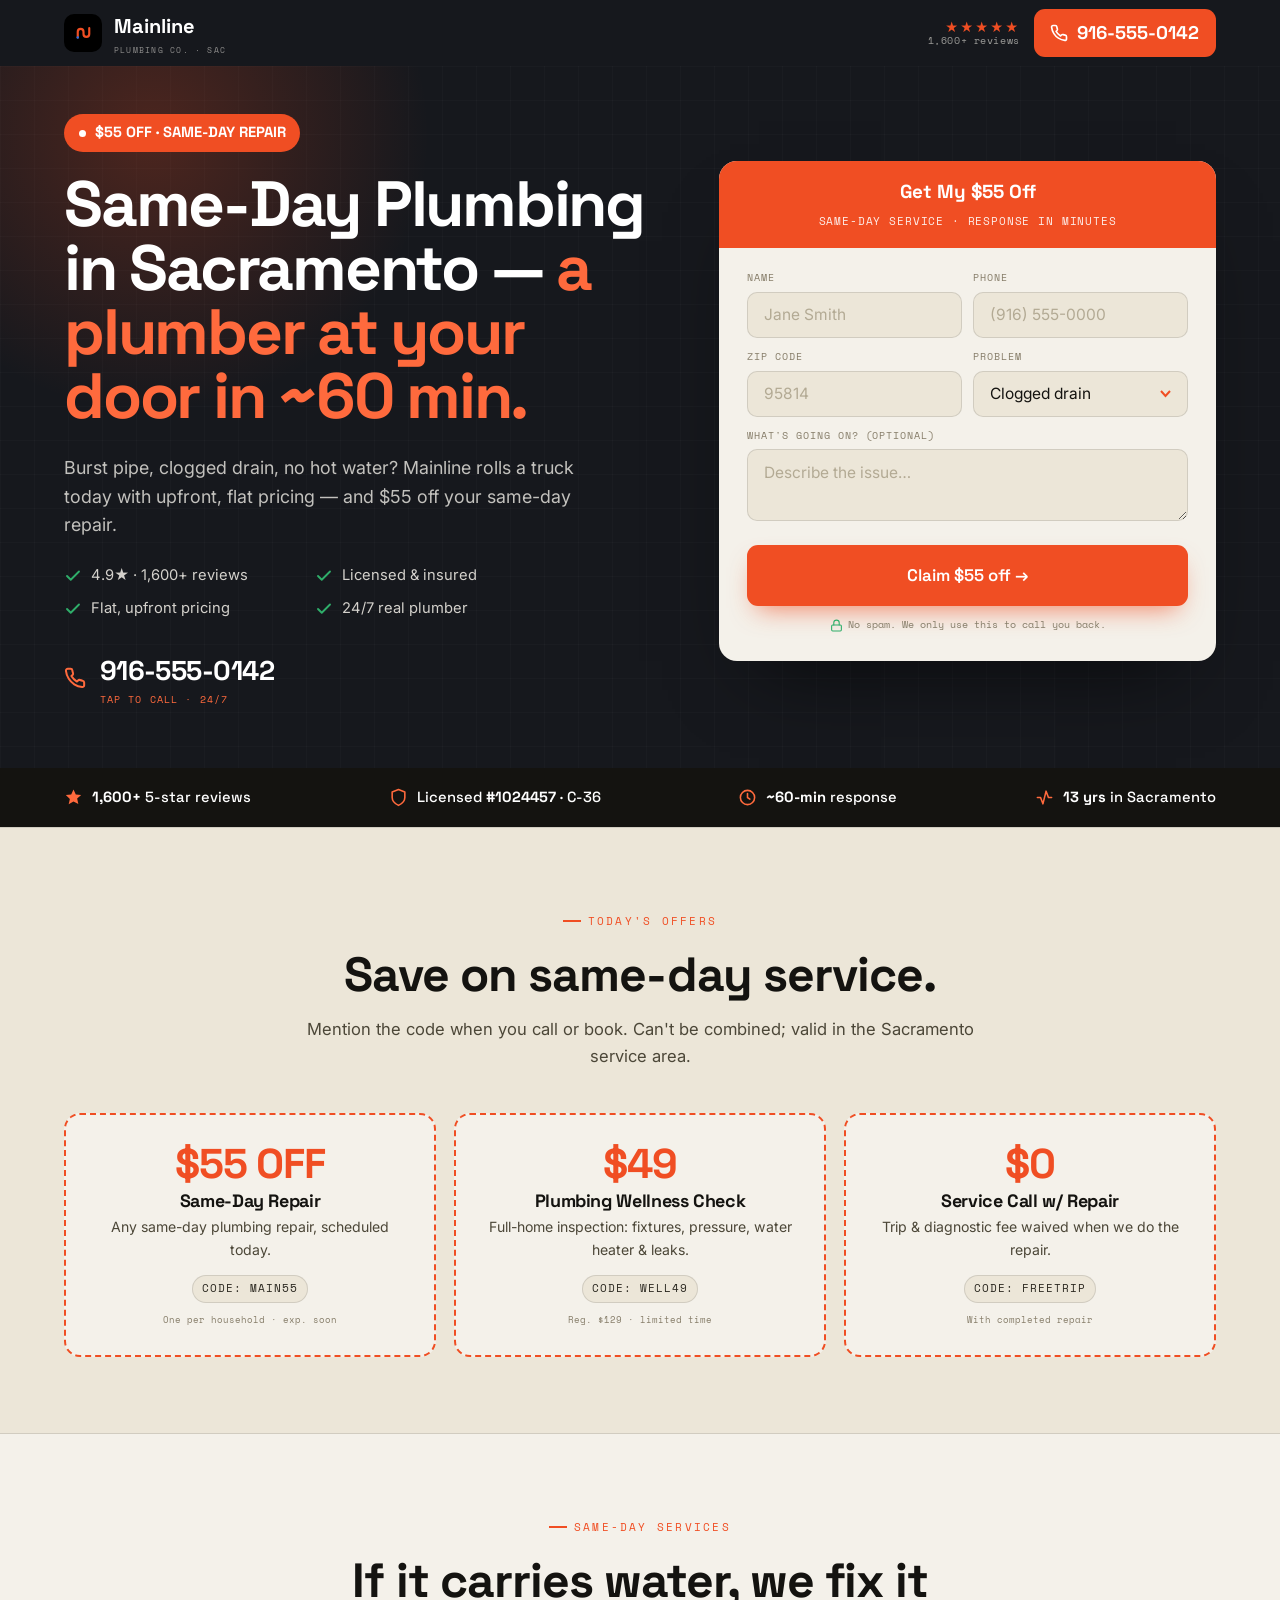
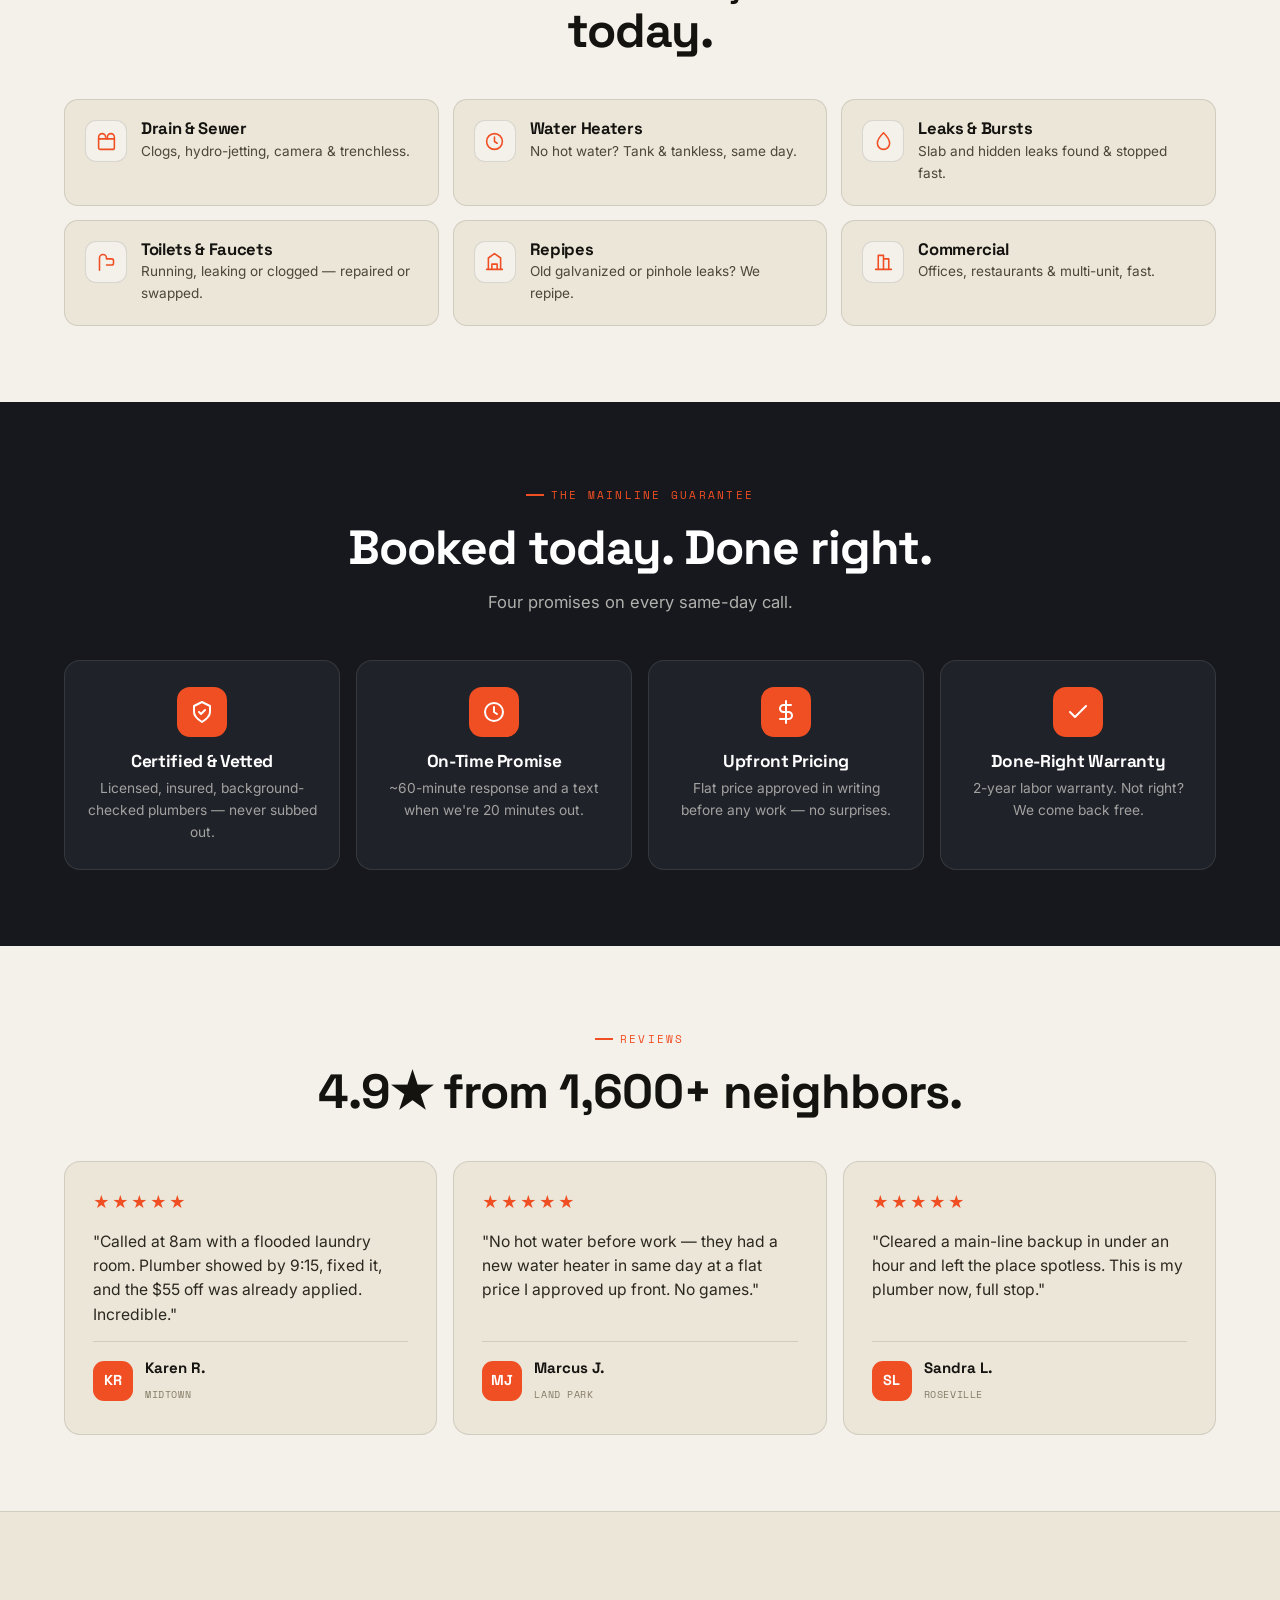
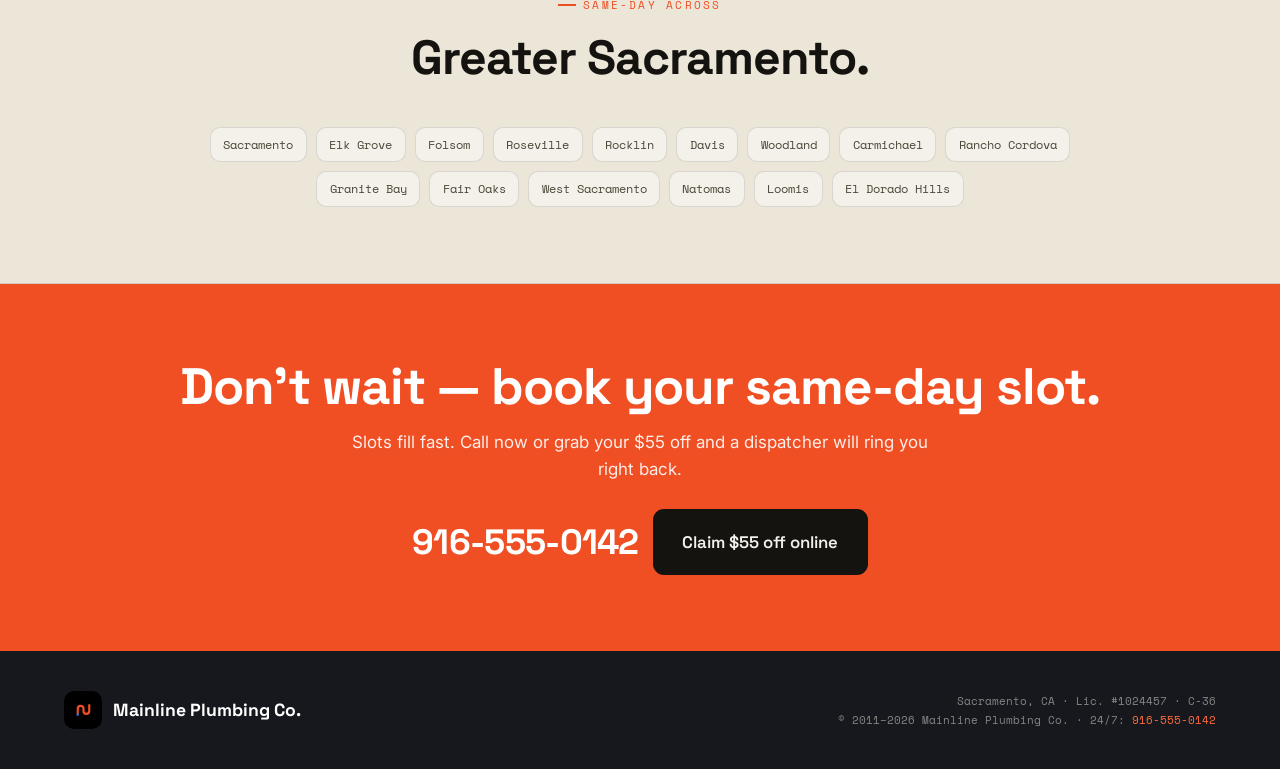
<file: site/same-day.html>
<!DOCTYPE html>
<html lang="en">
<head>
<meta charset="UTF-8"/>
<meta name="viewport" content="width=device-width, initial-scale=1.0"/>
<title>$55 Off Same-Day Plumbing · Sacramento | Mainline Plumbing Co.</title>
<meta name="description" content="Same-day plumbing repair in Sacramento with ~60-minute response. $55 off any same-day repair. Licensed, upfront pricing, 24/7. Call 916-555-0142."/>
<meta name="robots" content="noindex,follow"/>
<meta name="theme-color" content="#16181d"/>

<link rel="icon" href="data:image/svg+xml,%3Csvg xmlns='http://www.w3.org/2000/svg' viewBox='0 0 32 32'%3E%3Crect width='32' height='32' rx='8' fill='%2316181d'/%3E%3Cpath d='M16 6c4 6 6 8.5 6 11a6 6 0 0 1-12 0c0-2.5 2-5 6-11Z' fill='%23f04e23'/%3E%3C/svg%3E"/>

<link rel="preconnect" href="https://fonts.googleapis.com"/>
<link rel="preconnect" href="https://fonts.gstatic.com" crossorigin/>
<link href="https://fonts.googleapis.com/css2?family=Inter:wght@300;400;500;600;700&family=Space+Grotesk:wght@400;500;600;700&family=Space+Mono:wght@400;700&display=swap" rel="stylesheet"/>

<style>
:root{
  --paper:#f4f1ea; --paper-2:#ece6d8; --paper-3:#e0d8c5;
  --ink:#141310; --ink-2:#2b2820; --ink-3:#4c4738; --muted:#857c68; --muted-2:#b3aa94;
  --steel:#16181d; --steel-2:#1f2229; --steel-3:#2a2e37;
  --orange:#f04e23; --orange-hi:#ff6a3d; --orange-pale:rgba(240,78,35,.1);
  --green:#2fae6a; --blue:#1f6feb;
  --line:rgba(20,19,16,.12); --line-2:rgba(20,19,16,.2);
  --maxw:1200px;
  --fd:'Space Grotesk',sans-serif; --fb:'Inter',sans-serif; --fm:'Space Mono',monospace;
  --ease:cubic-bezier(.2,.7,.3,1);
}
*,*::before,*::after{margin:0;padding:0;box-sizing:border-box}
html{scroll-behavior:smooth}
body{font-family:var(--fb);background:var(--paper);color:var(--ink);line-height:1.6;-webkit-font-smoothing:antialiased;overflow-x:hidden;padding-bottom:64px}
@media(min-width:861px){body{padding-bottom:0}}
::selection{background:var(--orange);color:#fff}
a{color:inherit;text-decoration:none}
svg{display:block}
.wrap{max-width:var(--maxw);margin:0 auto;padding:0 24px}
h1,h2,h3,h4{font-family:var(--fd);font-weight:700;line-height:1.04;letter-spacing:-.02em}
.eyebrow{font-family:var(--fm);font-size:.7rem;letter-spacing:.2em;text-transform:uppercase;color:var(--orange);display:inline-flex;align-items:center;gap:.6em}
.eyebrow::before{content:"";width:18px;height:2px;background:var(--orange)}
.stars{color:var(--orange);letter-spacing:2px}

.btn{display:inline-flex;align-items:center;justify-content:center;gap:.5em;font-family:var(--fd);font-weight:600;font-size:.95rem;
  padding:.95em 1.5em;border-radius:11px;border:1.5px solid transparent;cursor:pointer;white-space:nowrap;
  transition:transform .18s var(--ease),background .2s,border-color .2s,box-shadow .2s}
.btn svg{width:17px;height:17px}
.btn-orange{background:var(--orange);color:#fff;box-shadow:0 12px 26px -10px rgba(240,78,35,.7)}
.btn-orange:hover{background:var(--orange-hi);transform:translateY(-2px)}
.btn-ink{background:var(--ink);color:var(--paper)}.btn-ink:hover{background:var(--ink-2);transform:translateY(-2px)}
.btn-ghost{border-color:rgba(244,241,234,.3);color:#fff}.btn-ghost:hover{border-color:#fff}
.btn-lg{font-size:1.05rem;padding:1.1em 1.7em}

/* ============ HEADER ============ */
.hdr{position:sticky;top:0;z-index:60;background:var(--steel);color:#fff}
.hdr .wrap{display:flex;align-items:center;justify-content:space-between;height:66px;gap:16px}
.logo{display:flex;align-items:center;gap:.6em;font-family:var(--fd);font-weight:700;font-size:1.25rem;color:#fff}
.logo-mark{width:38px;height:38px;flex:none;border-radius:10px;background:#000;display:grid;place-items:center}
.logo-mark svg{width:23px;height:23px}
.logo small{display:block;font-family:var(--fm);font-weight:400;font-size:.48rem;letter-spacing:.16em;color:rgba(244,241,234,.55);margin-top:2px}
.hdr-r{display:flex;align-items:center;gap:14px}
.hdr-trust{text-align:right;line-height:1.2}
.hdr-trust .stars{font-size:.8rem}
.hdr-trust span{display:block;font-family:var(--fm);font-size:.6rem;letter-spacing:.06em;color:rgba(244,241,234,.6)}
.hdr-phone{display:inline-flex;align-items:center;gap:.5em;font-family:var(--fd);font-weight:700;font-size:1.15rem;color:#fff;
  background:var(--orange);padding:.5em .9em;border-radius:11px;transition:.2s}
.hdr-phone:hover{background:var(--orange-hi)}
.hdr-phone svg{width:18px;height:18px}
@media(max-width:680px){.hdr-trust{display:none}.logo small{display:none}.hdr-phone{font-size:1.02rem;padding:.5em .8em}}

/* ============ HERO ============ */
.hero{background:var(--steel);color:#fff;position:relative;overflow:hidden;padding:48px 0 60px}
.hero::before{content:"";position:absolute;inset:0;opacity:.5;
  background-image:linear-gradient(rgba(255,255,255,.04) 1px,transparent 1px),linear-gradient(90deg,rgba(255,255,255,.04) 1px,transparent 1px);
  background-size:34px 34px}
.hero::after{content:"";position:absolute;top:-30%;left:-10%;width:560px;height:560px;border-radius:50%;
  background:radial-gradient(circle,rgba(240,78,35,.25),transparent 70%);pointer-events:none;animation:glow 7s ease-in-out infinite alternate}
@keyframes glow{from{opacity:.55;transform:scale(.92)}to{opacity:1;transform:scale(1.1)}}
.hero-grid{position:relative;z-index:1;display:grid;grid-template-columns:1.1fr .9fr;gap:48px;align-items:center}
@media(max-width:880px){.hero-grid{grid-template-columns:1fr;gap:34px}}
.offer-tag{display:inline-flex;align-items:center;gap:.6em;background:var(--orange);color:#fff;font-family:var(--fd);font-weight:700;
  font-size:.92rem;padding:.5em 1em;border-radius:100px;margin-bottom:20px}
.offer-tag .dot{width:7px;height:7px;border-radius:50%;background:#fff;animation:pulse 1.8s infinite}
@keyframes pulse{0%,100%{opacity:1}55%{opacity:.4}}
.hero h1{font-size:clamp(2.4rem,5.6vw,4rem);letter-spacing:-.035em;line-height:1;margin-bottom:.4em}
.hero h1 em{color:var(--orange-hi);font-style:normal}
.hero-sub{font-size:1.12rem;color:rgba(244,241,234,.78);max-width:30em;margin-bottom:24px}
.hero-bullets{display:grid;grid-template-columns:1fr 1fr;gap:10px 22px;margin-bottom:28px;max-width:30em}
@media(max-width:420px){.hero-bullets{grid-template-columns:1fr}}
.hb{display:flex;align-items:center;gap:.6em;font-size:.92rem;color:rgba(244,241,234,.85)}
.hb svg{flex:none;width:18px;height:18px;color:var(--green)}
.hero-cta{display:flex;gap:12px;flex-wrap:wrap;align-items:center}
.hero-phone{display:inline-flex;align-items:center;gap:.5em;font-family:var(--fd);font-weight:700;font-size:1.7rem;color:#fff;letter-spacing:-.02em}
.hero-phone small{display:block;font-family:var(--fm);font-weight:400;font-size:.6rem;letter-spacing:.12em;color:var(--orange-hi);text-transform:uppercase}

/* lead form */
.lead{background:var(--paper);color:var(--ink);border-radius:18px;padding:28px;box-shadow:0 40px 80px -40px rgba(0,0,0,.7);position:relative}
.lead-top{background:var(--orange);color:#fff;margin:-28px -28px 22px;padding:16px 28px;border-radius:18px 18px 0 0;text-align:center}
.lead-top b{font-family:var(--fd);font-weight:700;font-size:1.18rem;display:block}
.lead-top span{font-family:var(--fm);font-size:.66rem;letter-spacing:.08em;text-transform:uppercase;opacity:.9}
.field{margin-bottom:11px}
.field label{display:block;font-family:var(--fm);font-size:.6rem;letter-spacing:.1em;text-transform:uppercase;color:var(--muted);margin-bottom:6px}
.field input,.field select,.field textarea{width:100%;background:var(--paper-2);border:1.5px solid var(--line);border-radius:10px;
  padding:.82em 1em;color:var(--ink);font-family:var(--fb);font-size:.97rem;outline:none;transition:.2s}
.field input::placeholder,.field textarea::placeholder{color:var(--muted-2)}
.field input:focus,.field select:focus,.field textarea:focus{border-color:var(--orange);box-shadow:0 0 0 3px var(--orange-pale)}
.field textarea{resize:vertical;min-height:72px}
.field select{appearance:none;cursor:pointer;background-image:url("data:image/svg+xml,%3Csvg xmlns='http://www.w3.org/2000/svg' width='11' height='8' fill='none' stroke='%23f04e23' stroke-width='2'%3E%3Cpath d='M1 1l4.5 5L10 1'/%3E%3C/svg%3E");background-repeat:no-repeat;background-position:right 1em center}
.frow{display:grid;grid-template-columns:1fr 1fr;gap:11px}
.lead .btn{width:100%;margin-top:5px}
.lead-note{font-family:var(--fm);font-size:.64rem;color:var(--muted);text-align:center;margin-top:11px;display:flex;align-items:center;justify-content:center;gap:.5em}
.lead-note svg{width:13px;height:13px;color:var(--green)}
.lead-ok{display:none;text-align:center;padding:30px 6px}
.lead-ok.show{display:block}
.lead-ok .ok{width:58px;height:58px;border-radius:50%;background:var(--green);display:grid;place-items:center;color:#fff;margin:0 auto 16px}
.lead-ok h3{font-size:1.4rem;margin-bottom:.3em}
.lead-ok p{color:var(--ink-3)}

/* ============ TRUST BAR ============ */
.trust{background:var(--ink);color:#fff;padding:0}
.trust .wrap{display:flex;flex-wrap:wrap;justify-content:space-between;gap:14px 28px;padding-block:18px}
.ti{display:flex;align-items:center;gap:.6em;font-family:var(--fd);font-weight:500;font-size:.92rem}
.ti svg{width:19px;height:19px;color:var(--orange-hi);flex:none}
.ti b{font-weight:700}

/* ============ SECTIONS ============ */
section.sec{padding:76px 0}
.sec-head{text-align:center;max-width:42em;margin:0 auto 44px}
.sec-head h2{font-size:clamp(1.9rem,4.2vw,3rem);margin:.4em 0 .35em}
.sec-head p{color:var(--ink-3);font-size:1.04rem}

/* ============ OFFERS / COUPONS ============ */
.offers{background:var(--paper-2);border-block:1px solid var(--line)}
.coupon-grid{display:grid;grid-template-columns:repeat(3,1fr);gap:18px}
@media(max-width:760px){.coupon-grid{grid-template-columns:1fr}}
.coupon{position:relative;background:var(--paper);border:2px dashed var(--orange);border-radius:16px;padding:28px 24px;text-align:center;
  transition:transform .22s var(--ease),box-shadow .22s}
.coupon:hover{transform:translateY(-4px);box-shadow:0 24px 44px -28px rgba(240,78,35,.5)}
.coupon .amt{font-family:var(--fd);font-weight:700;font-size:2.6rem;color:var(--orange);letter-spacing:-.03em;line-height:1}
.coupon h3{font-size:1.12rem;margin:.4em 0 .3em}
.coupon p{font-size:.88rem;color:var(--ink-3);min-height:2.4em}
.coupon .code{display:inline-block;font-family:var(--fm);font-size:.66rem;letter-spacing:.1em;background:var(--paper-2);border:1px solid var(--line);
  padding:.4em .8em;border-radius:100px;margin-top:14px;color:var(--ink-2)}
.coupon .fine{font-family:var(--fm);font-size:.58rem;color:var(--muted);margin-top:10px}

/* ============ SERVICES ============ */
.svc-grid{display:grid;grid-template-columns:repeat(3,1fr);gap:14px}
@media(max-width:820px){.svc-grid{grid-template-columns:1fr 1fr}}
@media(max-width:520px){.svc-grid{grid-template-columns:1fr}}
.svc{display:flex;gap:14px;align-items:flex-start;background:var(--paper-2);border:1px solid var(--line);border-radius:14px;padding:20px;transition:.22s}
.svc:hover{border-color:var(--orange);transform:translateY(-3px)}
.svc-ic{flex:none;width:42px;height:42px;border-radius:11px;background:var(--paper);border:1px solid var(--line);display:grid;place-items:center;color:var(--orange)}
.svc-ic svg{width:21px;height:21px}
.svc h3{font-size:1.04rem;margin-bottom:.2em}
.svc p{font-size:.85rem;color:var(--ink-3)}

/* ============ GUARANTEE ============ */
.guar{background:var(--steel);color:#fff}
.guar .sec-head h2{color:#fff}.guar .sec-head p{color:rgba(244,241,234,.7)}
.guar-grid{display:grid;grid-template-columns:repeat(4,1fr);gap:16px}
@media(max-width:820px){.guar-grid{grid-template-columns:1fr 1fr}}
@media(max-width:460px){.guar-grid{grid-template-columns:1fr}}
.pillar{background:var(--steel-2);border:1px solid rgba(244,241,234,.1);border-radius:16px;padding:26px 22px;text-align:center;transition:.22s}
.pillar:hover{background:var(--steel-3)}
.pillar-ic{width:50px;height:50px;border-radius:13px;background:var(--orange);display:grid;place-items:center;color:#fff;margin:0 auto 16px}
.pillar-ic svg{width:24px;height:24px}
.pillar h3{font-size:1.08rem;color:#fff;margin-bottom:.35em}
.pillar p{font-size:.86rem;color:rgba(244,241,234,.62)}

/* ============ REVIEWS ============ */
.rev-grid{display:grid;grid-template-columns:repeat(3,1fr);gap:16px}
@media(max-width:820px){.rev-grid{grid-template-columns:1fr}}
.rev{background:var(--paper-2);border:1px solid var(--line);border-radius:16px;padding:28px;display:flex;flex-direction:column;gap:14px}
.rev blockquote{font-size:.98rem;line-height:1.55;color:var(--ink-2);flex:1}
.rev .who{display:flex;align-items:center;gap:12px;padding-top:14px;border-top:1px solid var(--line)}
.av{width:40px;height:40px;border-radius:11px;flex:none;background:var(--orange);color:#fff;display:grid;place-items:center;font-family:var(--fd);font-weight:700;font-size:.9rem}
.who b{display:block;font-family:var(--fd);font-size:.94rem}
.who span{font-family:var(--fm);font-size:.62rem;letter-spacing:.06em;text-transform:uppercase;color:var(--muted)}

/* ============ AREA ============ */
.area{background:var(--paper-2);border-block:1px solid var(--line)}
.cities{display:flex;flex-wrap:wrap;justify-content:center;gap:9px;max-width:60em;margin:0 auto}
.cities span{font-family:var(--fm);font-size:.78rem;color:var(--ink-3);background:var(--paper);border:1px solid var(--line);padding:.55em 1em;border-radius:10px}

/* ============ FINAL CTA ============ */
.final{background:var(--orange);color:#fff;text-align:center}
.final h2{font-size:clamp(2rem,4.6vw,3.2rem);color:#fff;margin-bottom:.3em}
.final p{color:rgba(255,255,255,.9);max-width:34em;margin:0 auto 26px;font-size:1.06rem}
.final .fcta{display:flex;gap:14px;justify-content:center;flex-wrap:wrap;align-items:center}
.final-phone{font-family:var(--fd);font-weight:700;font-size:2.2rem;color:#fff;letter-spacing:-.02em}

/* ============ FOOTER ============ */
footer{background:var(--steel);color:#fff;padding:40px 0}
.foot{display:flex;justify-content:space-between;align-items:center;gap:20px;flex-wrap:wrap}
.foot .logo{font-size:1.1rem}
.foot-info{font-family:var(--fm);font-size:.7rem;color:rgba(244,241,234,.5);text-align:right;line-height:1.7}

/* ============ STICKY MOBILE CALL BAR ============ */
.callbar{position:fixed;bottom:0;left:0;right:0;z-index:70;display:grid;grid-template-columns:1fr 1fr;gap:1px;background:rgba(0,0,0,.2);
  box-shadow:0 -8px 24px -12px rgba(0,0,0,.4)}
.callbar a{display:flex;align-items:center;justify-content:center;gap:.5em;font-family:var(--fd);font-weight:700;font-size:1rem;padding:18px 8px;color:#fff}
.callbar a svg{width:18px;height:18px}
.callbar .c-call{background:var(--orange)}
.callbar .c-form{background:var(--steel)}
@media(min-width:861px){.callbar{display:none}}

/* reveals */
[data-r]{opacity:0;transform:translateY(24px);transition:.6s var(--ease)}
[data-r].in{opacity:1;transform:none}
[data-d="1"]{transition-delay:.06s}[data-d="2"]{transition-delay:.12s}[data-d="3"]{transition-delay:.18s}[data-d="4"]{transition-delay:.24s}
@media(prefers-reduced-motion:reduce){*{animation:none!important;transition:none!important}[data-r]{opacity:1;transform:none}}
</style>

<script type="application/ld+json">
{"@context":"https://schema.org","@type":"Plumber","name":"Mainline Plumbing Co.","telephone":"+1-916-555-0142",
"areaServed":"Sacramento, CA","priceRange":"$$","url":"https://mainline-plumbing.netlify.app/same-day",
"aggregateRating":{"@type":"AggregateRating","ratingValue":"4.9","reviewCount":"1600"},
"makesOffer":{"@type":"Offer","name":"$55 Off Same-Day Plumbing Repair","priceCurrency":"USD"}}
</script>
</head>
<body>

<!-- HEADER -->
<header class="hdr">
  <div class="wrap">
    <a href="#top" class="logo" aria-label="Mainline Plumbing">
      <span class="logo-mark" aria-hidden="true"><svg viewBox="0 0 64 64" fill="none"><path d="M16 46 V30 a8 8 0 0 1 16 0 v6 a8 8 0 0 0 16 0 V20" stroke="#f04e23" stroke-width="6" stroke-linecap="round"/><circle cx="16" cy="46" r="3.4" fill="#1f6feb"/></svg></span>
      <span>Mainline<small>PLUMBING CO. · SAC</small></span>
    </a>
    <div class="hdr-r">
      <div class="hdr-trust"><div class="stars">★★★★★</div><span>1,600+ reviews</span></div>
      <a href="tel:9165550142" class="hdr-phone"><svg viewBox="0 0 24 24" fill="none" stroke="currentColor" stroke-width="2.2" stroke-linecap="round" stroke-linejoin="round"><path d="M22 16.92v3a2 2 0 0 1-2.18 2 19.79 19.79 0 0 1-8.63-3.07 19.5 19.5 0 0 1-6-6 19.79 19.79 0 0 1-3.07-8.67A2 2 0 0 1 4.11 2h3a2 2 0 0 1 2 1.72c.13.96.36 1.9.7 2.81a2 2 0 0 1-.45 2.11L8.09 9.91a16 16 0 0 0 6 6l1.27-1.27a2 2 0 0 1 2.11-.45c.91.34 1.85.57 2.81.7A2 2 0 0 1 22 16.92z"/></svg>916-555-0142</a>
    </div>
  </div>
</header>

<!-- HERO -->
<section class="hero" id="top">
  <div class="wrap hero-grid">
    <div class="hero-left">
      <span class="offer-tag"><span class="dot"></span>$55 OFF · SAME-DAY REPAIR</span>
      <h1>Same-Day Plumbing in Sacramento — <em>a plumber at your door in ~60 min.</em></h1>
      <p class="hero-sub">Burst pipe, clogged drain, no hot water? Mainline rolls a truck today with upfront, flat pricing — and $55 off your same-day repair.</p>
      <div class="hero-bullets">
        <div class="hb"><svg viewBox="0 0 24 24" fill="none" stroke="currentColor" stroke-width="2.5" stroke-linecap="round" stroke-linejoin="round"><path d="M20 6 9 17l-5-5"/></svg>4.9★ · 1,600+ reviews</div>
        <div class="hb"><svg viewBox="0 0 24 24" fill="none" stroke="currentColor" stroke-width="2.5" stroke-linecap="round" stroke-linejoin="round"><path d="M20 6 9 17l-5-5"/></svg>Licensed &amp; insured</div>
        <div class="hb"><svg viewBox="0 0 24 24" fill="none" stroke="currentColor" stroke-width="2.5" stroke-linecap="round" stroke-linejoin="round"><path d="M20 6 9 17l-5-5"/></svg>Flat, upfront pricing</div>
        <div class="hb"><svg viewBox="0 0 24 24" fill="none" stroke="currentColor" stroke-width="2.5" stroke-linecap="round" stroke-linejoin="round"><path d="M20 6 9 17l-5-5"/></svg>24/7 real plumber</div>
      </div>
      <div class="hero-cta">
        <a href="tel:9165550142" class="hero-phone"><svg width="22" height="22" viewBox="0 0 24 24" fill="none" stroke="var(--orange-hi)" stroke-width="2.2" stroke-linecap="round" stroke-linejoin="round"><path d="M22 16.92v3a2 2 0 0 1-2.18 2 19.79 19.79 0 0 1-8.63-3.07 19.5 19.5 0 0 1-6-6 19.79 19.79 0 0 1-3.07-8.67A2 2 0 0 1 4.11 2h3a2 2 0 0 1 2 1.72c.13.96.36 1.9.7 2.81a2 2 0 0 1-.45 2.11L8.09 9.91a16 16 0 0 0 6 6l1.27-1.27a2 2 0 0 1 2.11-.45c.91.34 1.85.57 2.81.7A2 2 0 0 1 22 16.92z"/></svg><span>916-555-0142<small>Tap to call · 24/7</small></span></a>
      </div>
    </div>

    <!-- LEAD FORM -->
    <form class="lead" id="leadForm" novalidate>
      <div id="leadBody">
        <div class="lead-top"><b>Get My $55 Off</b><span>Same-day service · response in minutes</span></div>
        <div class="frow">
          <div class="field"><label for="fn">Name</label><input id="fn" name="fn" required placeholder="Jane Smith"/></div>
          <div class="field"><label for="ph">Phone</label><input id="ph" name="ph" type="tel" required placeholder="(916) 555-0000"/></div>
        </div>
        <div class="frow">
          <div class="field"><label for="zip">ZIP code</label><input id="zip" name="zip" inputmode="numeric" placeholder="95814"/></div>
          <div class="field"><label for="sv">Problem</label>
            <select id="sv" name="sv"><option>Clogged drain</option><option>No hot water</option><option>Leak / burst pipe</option><option>Toilet issue</option><option>Sewer backup</option><option>Water heater</option><option>Other</option></select>
          </div>
        </div>
        <div class="field"><label for="ms">What's going on? (optional)</label><textarea id="ms" name="ms" placeholder="Describe the issue…"></textarea></div>
        <button type="submit" class="btn btn-orange btn-lg">Claim $55 off →</button>
        <div class="lead-note"><svg viewBox="0 0 24 24" fill="none" stroke="currentColor" stroke-width="2" stroke-linecap="round" stroke-linejoin="round"><rect x="3" y="11" width="18" height="11" rx="2"/><path d="M7 11V7a5 5 0 0 1 10 0v4"/></svg>No spam. We only use this to call you back.</div>
      </div>
      <div class="lead-ok" id="leadOk">
        <div class="ok"><svg width="26" height="26" viewBox="0 0 24 24" fill="none" stroke="currentColor" stroke-width="2.5" stroke-linecap="round" stroke-linejoin="round"><path d="M20 6 9 17l-5-5"/></svg></div>
        <h3>Got it — you're set!</h3>
        <p>A dispatcher will call you within minutes to lock in your same-day slot and your $55 off. Need us now? <a href="tel:9165550142" style="color:var(--orange);font-weight:600">Call 916-555-0142</a>.</p>
      </div>
    </form>
  </div>
</section>

<!-- TRUST BAR -->
<div class="trust">
  <div class="wrap">
    <div class="ti"><svg viewBox="0 0 24 24" fill="currentColor"><path d="M12 2l2.9 6.3 6.8.6-5.1 4.5 1.5 6.7L12 16.9 5.9 20.6l1.5-6.7L2.3 8.9l6.8-.6z"/></svg><span><b>1,600+</b> 5-star reviews</span></div>
    <div class="ti"><svg viewBox="0 0 24 24" fill="none" stroke="currentColor" stroke-width="2" stroke-linecap="round" stroke-linejoin="round"><path d="M12 22s8-4 8-10V5l-8-3-8 3v7c0 6 8 10 8 10z"/></svg><span>Licensed <b>#1024457</b> · C-36</span></div>
    <div class="ti"><svg viewBox="0 0 24 24" fill="none" stroke="currentColor" stroke-width="2" stroke-linecap="round" stroke-linejoin="round"><circle cx="12" cy="12" r="9"/><path d="M12 7v5l3 2"/></svg><span><b>~60-min</b> response</span></div>
    <div class="ti"><svg viewBox="0 0 24 24" fill="none" stroke="currentColor" stroke-width="2" stroke-linecap="round" stroke-linejoin="round"><path d="M3 12h4l3 8 4-16 3 8h4"/></svg><span><b>13 yrs</b> in Sacramento</span></div>
  </div>
</div>

<!-- OFFERS -->
<section class="sec offers" id="offers">
  <div class="wrap">
    <div class="sec-head" data-r>
      <span class="eyebrow" style="justify-content:center">Today's offers</span>
      <h2>Save on same-day service.</h2>
      <p>Mention the code when you call or book. Can't be combined; valid in the Sacramento service area.</p>
    </div>
    <div class="coupon-grid">
      <div class="coupon" data-r data-d="1">
        <div class="amt">$55 OFF</div>
        <h3>Same-Day Repair</h3>
        <p>Any same-day plumbing repair, scheduled today.</p>
        <span class="code">CODE: MAIN55</span>
        <div class="fine">One per household · exp. soon</div>
      </div>
      <div class="coupon" data-r data-d="2">
        <div class="amt">$49</div>
        <h3>Plumbing Wellness Check</h3>
        <p>Full-home inspection: fixtures, pressure, water heater &amp; leaks.</p>
        <span class="code">CODE: WELL49</span>
        <div class="fine">Reg. $129 · limited time</div>
      </div>
      <div class="coupon" data-r data-d="3">
        <div class="amt">$0</div>
        <h3>Service Call w/ Repair</h3>
        <p>Trip &amp; diagnostic fee waived when we do the repair.</p>
        <span class="code">CODE: FREETRIP</span>
        <div class="fine">With completed repair</div>
      </div>
    </div>
  </div>
</section>

<!-- SERVICES -->
<section class="sec" id="services">
  <div class="wrap">
    <div class="sec-head" data-r>
      <span class="eyebrow" style="justify-content:center">Same-day services</span>
      <h2>If it carries water, we fix it today.</h2>
    </div>
    <div class="svc-grid">
      <div class="svc" data-r data-d="1"><div class="svc-ic"><svg viewBox="0 0 24 24" fill="none" stroke="currentColor" stroke-width="1.8" stroke-linecap="round" stroke-linejoin="round"><path d="M3 9h18v10a2 2 0 0 1-2 2H5a2 2 0 0 1-2-2z"/><path d="M3 9V7a4 4 0 0 1 8 0M13 9V7a4 4 0 0 1 8 0v2"/></svg></div><div><h3>Drain &amp; Sewer</h3><p>Clogs, hydro-jetting, camera &amp; trenchless.</p></div></div>
      <div class="svc" data-r data-d="2"><div class="svc-ic"><svg viewBox="0 0 24 24" fill="none" stroke="currentColor" stroke-width="1.8" stroke-linecap="round" stroke-linejoin="round"><circle cx="12" cy="12" r="9"/><path d="M12 7v5l3 2"/></svg></div><div><h3>Water Heaters</h3><p>No hot water? Tank &amp; tankless, same day.</p></div></div>
      <div class="svc" data-r data-d="3"><div class="svc-ic"><svg viewBox="0 0 24 24" fill="none" stroke="currentColor" stroke-width="1.8" stroke-linecap="round" stroke-linejoin="round"><path d="M12 2s7 7 7 12a7 7 0 0 1-14 0c0-5 7-12 7-12z"/></svg></div><div><h3>Leaks &amp; Bursts</h3><p>Slab and hidden leaks found &amp; stopped fast.</p></div></div>
      <div class="svc" data-r data-d="1"><div class="svc-ic"><svg viewBox="0 0 24 24" fill="none" stroke="currentColor" stroke-width="1.8" stroke-linecap="round" stroke-linejoin="round"><path d="M4 22V8a4 4 0 0 1 8 0v1h6a2 2 0 0 1 2 2v3a2 2 0 0 1-2 2h-6"/></svg></div><div><h3>Toilets &amp; Faucets</h3><p>Running, leaking or clogged — repaired or swapped.</p></div></div>
      <div class="svc" data-r data-d="2"><div class="svc-ic"><svg viewBox="0 0 24 24" fill="none" stroke="currentColor" stroke-width="1.8" stroke-linecap="round" stroke-linejoin="round"><path d="M3 21h18M5 21V8l7-5 7 5v13M9 21v-6h6v6"/></svg></div><div><h3>Repipes</h3><p>Old galvanized or pinhole leaks? We repipe.</p></div></div>
      <div class="svc" data-r data-d="3"><div class="svc-ic"><svg viewBox="0 0 24 24" fill="none" stroke="currentColor" stroke-width="1.8" stroke-linecap="round" stroke-linejoin="round"><path d="M6 21V5h6v16M12 21V9h6v12M3 21h18"/></svg></div><div><h3>Commercial</h3><p>Offices, restaurants &amp; multi-unit, fast.</p></div></div>
    </div>
  </div>
</section>

<!-- GUARANTEE -->
<section class="sec guar" id="guarantee">
  <div class="wrap">
    <div class="sec-head" data-r>
      <span class="eyebrow" style="justify-content:center">The Mainline Guarantee</span>
      <h2>Booked today. Done right.</h2>
      <p>Four promises on every same-day call.</p>
    </div>
    <div class="guar-grid">
      <div class="pillar" data-r data-d="1"><div class="pillar-ic"><svg viewBox="0 0 24 24" fill="none" stroke="currentColor" stroke-width="2" stroke-linecap="round" stroke-linejoin="round"><path d="M12 2 4 6v6c0 5 8 10 8 10s8-5 8-10V6z"/><path d="m9 12 2 2 4-4"/></svg></div><h3>Certified &amp; Vetted</h3><p>Licensed, insured, background-checked plumbers — never subbed out.</p></div>
      <div class="pillar" data-r data-d="2"><div class="pillar-ic"><svg viewBox="0 0 24 24" fill="none" stroke="currentColor" stroke-width="2" stroke-linecap="round" stroke-linejoin="round"><circle cx="12" cy="12" r="9"/><path d="M12 7v5l3 2"/></svg></div><h3>On-Time Promise</h3><p>~60-minute response and a text when we're 20 minutes out.</p></div>
      <div class="pillar" data-r data-d="3"><div class="pillar-ic"><svg viewBox="0 0 24 24" fill="none" stroke="currentColor" stroke-width="2" stroke-linecap="round" stroke-linejoin="round"><path d="M12 1v22M17 5H9.5a3.5 3.5 0 0 0 0 7h5a3.5 3.5 0 0 1 0 7H6"/></svg></div><h3>Upfront Pricing</h3><p>Flat price approved in writing before any work — no surprises.</p></div>
      <div class="pillar" data-r data-d="4"><div class="pillar-ic"><svg viewBox="0 0 24 24" fill="none" stroke="currentColor" stroke-width="2" stroke-linecap="round" stroke-linejoin="round"><path d="M20 6 9 17l-5-5"/></svg></div><h3>Done-Right Warranty</h3><p>2-year labor warranty. Not right? We come back free.</p></div>
    </div>
  </div>
</section>

<!-- REVIEWS -->
<section class="sec" id="reviews">
  <div class="wrap">
    <div class="sec-head" data-r>
      <span class="eyebrow" style="justify-content:center">Reviews</span>
      <h2>4.9★ from 1,600+ neighbors.</h2>
    </div>
    <div class="rev-grid">
      <div class="rev" data-r data-d="1"><div class="stars">★★★★★</div><blockquote>"Called at 8am with a flooded laundry room. Plumber showed by 9:15, fixed it, and the $55 off was already applied. Incredible."</blockquote><div class="who"><div class="av">KR</div><div><b>Karen R.</b><span>Midtown</span></div></div></div>
      <div class="rev" data-r data-d="2"><div class="stars">★★★★★</div><blockquote>"No hot water before work — they had a new water heater in same day at a flat price I approved up front. No games."</blockquote><div class="who"><div class="av">MJ</div><div><b>Marcus J.</b><span>Land Park</span></div></div></div>
      <div class="rev" data-r data-d="3"><div class="stars">★★★★★</div><blockquote>"Cleared a main-line backup in under an hour and left the place spotless. This is my plumber now, full stop."</blockquote><div class="who"><div class="av">SL</div><div><b>Sandra L.</b><span>Roseville</span></div></div></div>
    </div>
  </div>
</section>

<!-- AREA -->
<section class="sec area" id="area">
  <div class="wrap">
    <div class="sec-head" data-r>
      <span class="eyebrow" style="justify-content:center">Same-day across</span>
      <h2>Greater Sacramento.</h2>
    </div>
    <div class="cities" data-r>
      <span>Sacramento</span><span>Elk Grove</span><span>Folsom</span><span>Roseville</span><span>Rocklin</span>
      <span>Davis</span><span>Woodland</span><span>Carmichael</span><span>Rancho Cordova</span><span>Granite Bay</span>
      <span>Fair Oaks</span><span>West Sacramento</span><span>Natomas</span><span>Loomis</span><span>El Dorado Hills</span>
    </div>
  </div>
</section>

<!-- FINAL CTA -->
<section class="sec final" id="call">
  <div class="wrap" data-r>
    <h2>Don't wait — book your same-day slot.</h2>
    <p>Slots fill fast. Call now or grab your $55 off and a dispatcher will ring you right back.</p>
    <div class="fcta">
      <a href="tel:9165550142" class="final-phone">916-555-0142</a>
      <a href="#top" class="btn btn-ink btn-lg">Claim $55 off online</a>
    </div>
  </div>
</section>

<!-- FOOTER -->
<footer>
  <div class="wrap foot">
    <a href="#top" class="logo"><span class="logo-mark"><svg viewBox="0 0 64 64" fill="none"><path d="M16 46 V30 a8 8 0 0 1 16 0 v6 a8 8 0 0 0 16 0 V20" stroke="#f04e23" stroke-width="6" stroke-linecap="round"/><circle cx="16" cy="46" r="3.4" fill="#1f6feb"/></svg></span><span>Mainline Plumbing Co.</span></a>
    <div class="foot-info">
      Sacramento, CA · Lic. #1024457 · C-36<br/>
      © 2011–2026 Mainline Plumbing Co. · 24/7: <a href="tel:9165550142" style="color:var(--orange-hi)">916-555-0142</a>
    </div>
  </div>
</footer>

<!-- STICKY MOBILE CALL BAR -->
<div class="callbar">
  <a href="tel:9165550142" class="c-call"><svg viewBox="0 0 24 24" fill="none" stroke="currentColor" stroke-width="2.2" stroke-linecap="round" stroke-linejoin="round"><path d="M22 16.92v3a2 2 0 0 1-2.18 2 19.79 19.79 0 0 1-8.63-3.07 19.5 19.5 0 0 1-6-6 19.79 19.79 0 0 1-3.07-8.67A2 2 0 0 1 4.11 2h3a2 2 0 0 1 2 1.72c.13.96.36 1.9.7 2.81a2 2 0 0 1-.45 2.11L8.09 9.91a16 16 0 0 0 6 6l1.27-1.27a2 2 0 0 1 2.11-.45c.91.34 1.85.57 2.81.7A2 2 0 0 1 22 16.92z"/></svg>Call now</a>
  <a href="#top" class="c-form"><svg viewBox="0 0 24 24" fill="none" stroke="currentColor" stroke-width="2.2" stroke-linecap="round" stroke-linejoin="round"><path d="M20 6 9 17l-5-5"/></svg>$55 off</a>
</div>

<script>
/* reveals */
const io=new IntersectionObserver(es=>{es.forEach(e=>{if(e.isIntersecting){e.target.classList.add('in');io.unobserve(e.target);}});},{threshold:.12});
document.querySelectorAll('[data-r]').forEach(el=>io.observe(el));

/* form */
document.getElementById('leadForm').addEventListener('submit',e=>{e.preventDefault();
  const fn=e.target.fn,ph=e.target.ph;let ok=true;
  [fn,ph].forEach(f=>{if(!f.value.trim()){f.style.borderColor='#d6453a';ok=false;}});
  if(!ok)return;
  document.getElementById('leadBody').style.display='none';
  document.getElementById('leadOk').classList.add('show');
  document.getElementById('leadOk').scrollIntoView({behavior:'smooth',block:'center'});
});
document.querySelectorAll('#leadForm input').forEach(i=>i.addEventListener('input',e=>e.target.style.borderColor=''));
</script>
</body>
</html>
</file>
<file: game/style.css>
* { box-sizing: border-box; }

html, body {
  margin: 0;
  padding: 0;
  width: 100%;
  height: 100%;
  overflow: hidden;
  background: #0c0f08;
  font-family: 'Segoe UI', system-ui, sans-serif;
  color: #f1ead9;
  user-select: none;
}

#game {
  position: fixed;
  inset: 0;
  display: block;
  cursor: crosshair;
}

.hidden { display: none !important; }

/* ---------- HUD ---------- */
#hud {
  position: fixed;
  top: 14px;
  left: 14px;
  z-index: 10;
  display: flex;
  gap: 18px;
  align-items: flex-start;
  pointer-events: none;
  text-shadow: 0 1px 3px rgba(0,0,0,.8);
}

#bars { display: flex; flex-direction: column; gap: 5px; width: 190px; }

.bar {
  position: relative;
  height: 16px;
  border-radius: 4px;
  background: rgba(0,0,0,.55);
  border: 1px solid rgba(255,255,255,.15);
  overflow: hidden;
}
.bar .fill { height: 100%; width: 100%; transition: width .2s; }
.bar .label {
  position: absolute; inset: 0; display: flex; align-items: center; justify-content: center;
  font-size: 10px; font-weight: 600; letter-spacing: .3px;
}
.bar.hp .fill { background: linear-gradient(90deg,#7a1f1f,#c23a3a); }
.bar.stamina .fill { background: linear-gradient(90deg,#7a7a1f,#c7c23a); }
.bar.hunger .fill { background: linear-gradient(90deg,#8a5215,#e08a2e); }
.bar.thirst .fill { background: linear-gradient(90deg,#1f4f7a,#3aa0c2); }
.bar.xp .fill { background: linear-gradient(90deg,#3a6b3a,#63c263); }

#levelBox {
  background: rgba(0,0,0,.5);
  border: 1px solid rgba(255,255,255,.15);
  border-radius: 6px;
  padding: 6px 10px;
  width: 110px;
}
#levelBox .bar { height: 10px; margin-top: 4px; }

#clock {
  background: rgba(0,0,0,.5);
  border: 1px solid rgba(255,255,255,.15);
  border-radius: 6px;
  padding: 8px 12px;
  font-weight: 600;
}

/* ---------- Toolbar ---------- */
#toolbar {
  position: fixed;
  bottom: 12px;
  left: 50%;
  transform: translateX(-50%);
  z-index: 10;
  text-align: center;
  background: rgba(0,0,0,.5);
  border: 1px solid rgba(255,255,255,.15);
  border-radius: 8px;
  padding: 8px 16px;
  text-shadow: 0 1px 3px rgba(0,0,0,.8);
}
#equipSlots { font-size: 13px; margin-bottom: 4px; }
#hint { font-size: 11px; opacity: .75; margin-bottom: 6px; }
#menuButtons button, #startButtons button, #storageActions button {
  background: #3a4a2a;
  border: 1px solid #5c7a3c;
  color: #f1ead9;
  padding: 6px 12px;
  border-radius: 5px;
  font-size: 12px;
  cursor: pointer;
  margin: 0 3px;
}
#menuButtons button:hover, #storageActions button:hover { background: #4c6338; }

/* ---------- Toast ---------- */
#toast {
  position: fixed;
  top: 90px;
  left: 50%;
  transform: translateX(-50%);
  z-index: 20;
  display: flex;
  flex-direction: column;
  gap: 4px;
  align-items: center;
  pointer-events: none;
}
#toast .msg {
  background: rgba(0,0,0,.65);
  border: 1px solid rgba(255,255,255,.2);
  padding: 5px 12px;
  border-radius: 5px;
  font-size: 13px;
  animation: fadeOut 2.2s forwards;
}
@keyframes fadeOut {
  0% { opacity: 1; transform: translateY(0); }
  75% { opacity: 1; }
  100% { opacity: 0; transform: translateY(-8px); }
}

/* ---------- Panels ---------- */
#panels { position: fixed; inset: 0; z-index: 30; pointer-events: none; }
.panel {
  position: absolute;
  top: 50%; left: 50%;
  transform: translate(-50%, -50%);
  width: min(480px, 90vw);
  max-height: 74vh;
  background: rgba(20, 22, 14, .95);
  border: 1px solid #5c7a3c;
  border-radius: 10px;
  padding: 14px 16px;
  pointer-events: auto;
  display: flex;
  flex-direction: column;
  box-shadow: 0 10px 40px rgba(0,0,0,.6);
}
.panel h2 { margin: 0 0 8px 0; display: flex; justify-content: space-between; align-items: center; font-size: 17px; }
.panel .close { background: none; border: none; color: #f1ead9; font-size: 16px; cursor: pointer; }
.panelBody { overflow-y: auto; display: flex; flex-direction: column; gap: 6px; }
.hintSmall { font-size: 11px; opacity: .7; margin: 0 0 8px; }

.itemRow, .recipeRow, .buildRow {
  display: flex;
  align-items: center;
  gap: 10px;
  background: rgba(255,255,255,.05);
  border: 1px solid rgba(255,255,255,.1);
  border-radius: 6px;
  padding: 6px 10px;
  font-size: 13px;
}
.itemRow .icon, .recipeRow .icon, .buildRow .icon { font-size: 20px; width: 26px; text-align: center; }
.itemRow .name, .recipeRow .name, .buildRow .name { flex: 1; }
.itemRow .qty { opacity: .8; }
.itemRow button, .recipeRow button, .buildRow button {
  background: #3a4a2a; border: 1px solid #5c7a3c; color: #f1ead9;
  padding: 4px 9px; border-radius: 4px; font-size: 11px; cursor: pointer;
}
.itemRow button:disabled, .recipeRow button:disabled, .buildRow button:disabled {
  opacity: .35; cursor: not-allowed;
}
.recipeRow.locked { opacity: .5; }
.recipeRow .cost, .buildRow .cost { font-size: 11px; opacity: .75; }
.buildRow.selected { outline: 2px solid #c7c23a; }

/* ---------- Death / Start screens ---------- */
#deathScreen, #startScreen {
  position: fixed; inset: 0; z-index: 50;
  background: rgba(5,5,3,.92);
  display: flex; flex-direction: column; align-items: center; justify-content: center;
  text-align: center;
}
#deathScreen h1 { color: #c23a3a; }
#startScreen h1 { font-size: 42px; margin-bottom: 4px; }
#startScreen .tagline { opacity: .8; margin-top: 0; }
#startScreen .controls { font-size: 12px; opacity: .6; margin-top: 24px; line-height: 1.6; }
#startButtons { margin-top: 14px; }
#startButtons button { padding: 10px 20px; font-size: 14px; }
</file>
